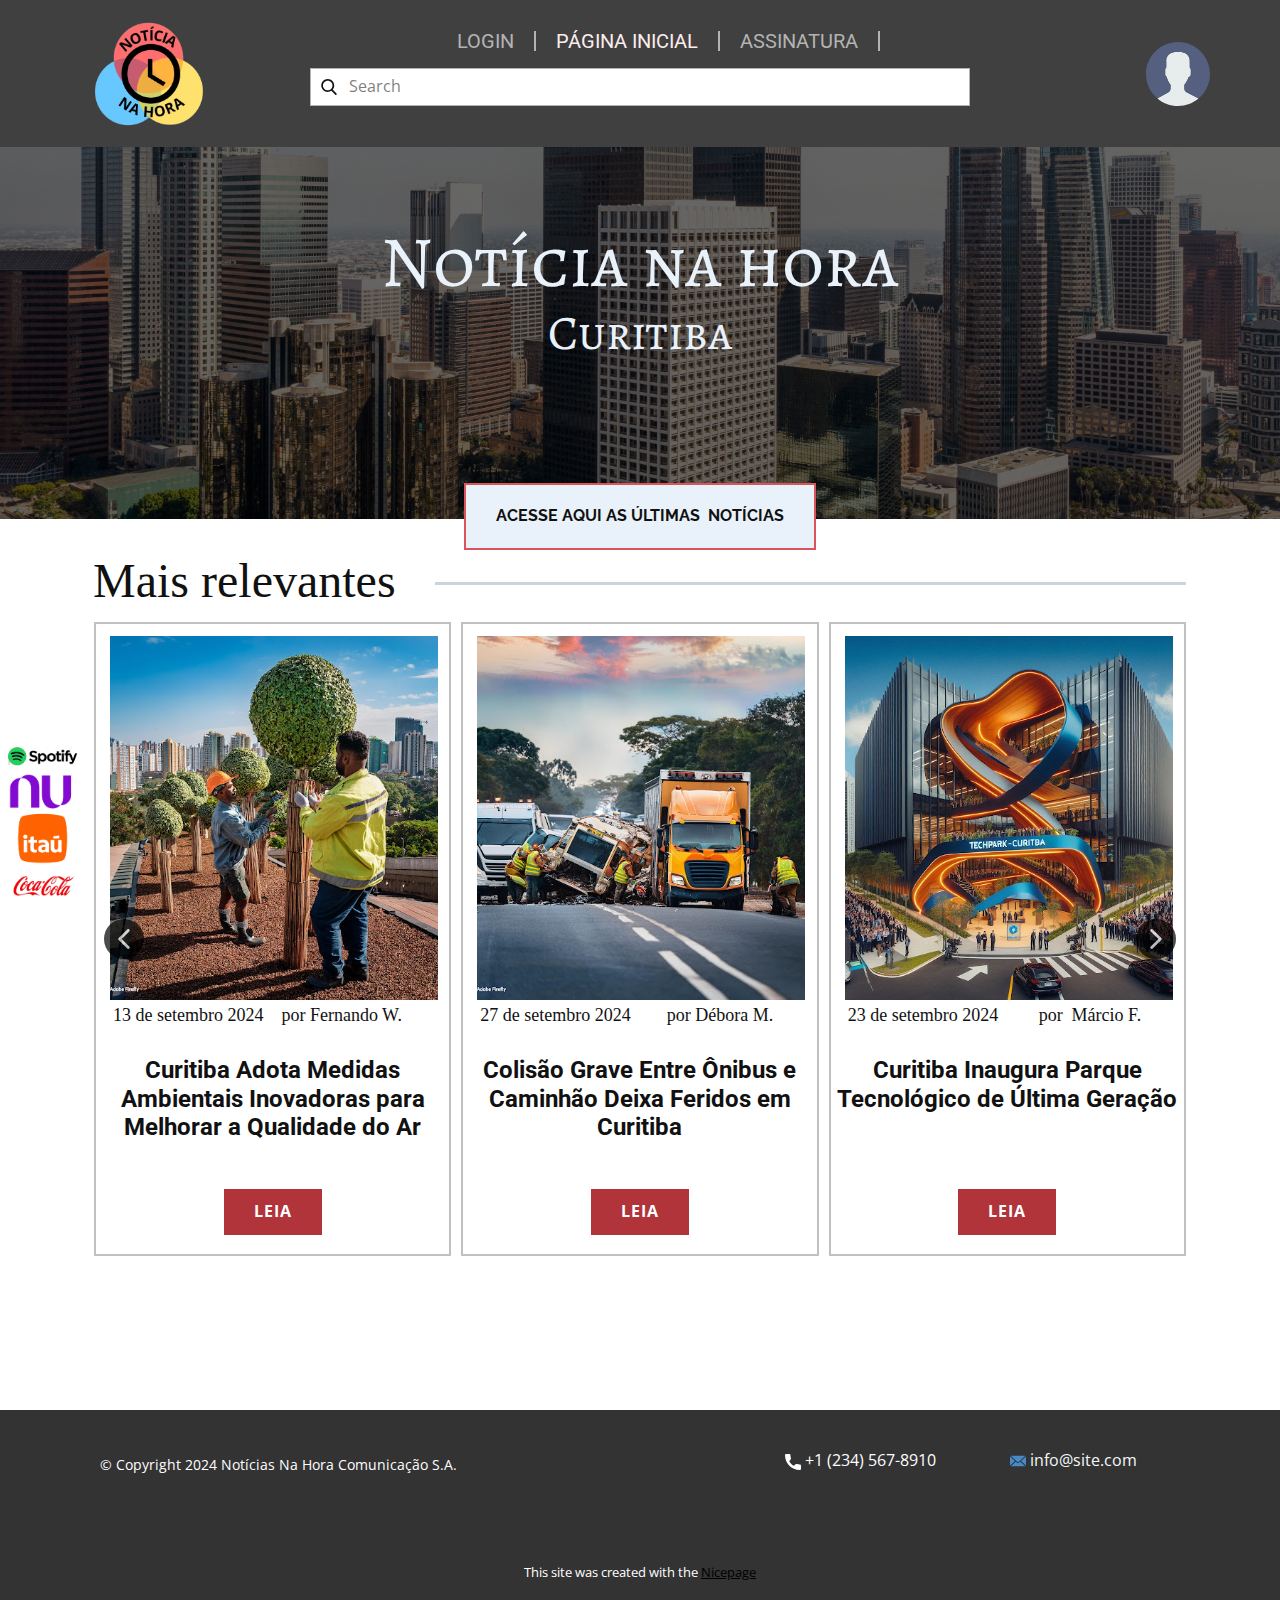
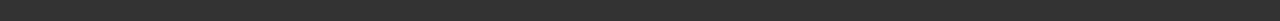
<file: index.html>
<!DOCTYPE html>
<html style="font-size: 16px;" lang="pt"><head>
    <meta name="viewport" content="width=device-width, initial-scale=1.0">
    <meta charset="utf-8">
    <meta name="keywords" content="Notícia na hora, Curitiba, Mais relevantes​">
    <meta name="description" content="">
    <title>Página Inicial</title>
    <link rel="stylesheet" href="nicepage.css" media="screen">
<link rel="stylesheet" href="index.css" media="screen">
    <script class="u-script" type="text/javascript" src="jquery-1.9.1.min.js" defer=""></script>
    <script class="u-script" type="text/javascript" src="nicepage.js" defer=""></script>
    <meta name="generator" content="Nicepage 6.18.1, nicepage.com">
    <link id="u-theme-google-font" rel="stylesheet" href="https://fonts.googleapis.com/css?family=Roboto:100,100i,300,300i,400,400i,500,500i,700,700i,900,900i|Open+Sans:300,300i,400,400i,500,500i,600,600i,700,700i,800,800i">
    <link id="u-page-google-font" rel="stylesheet" href="https://fonts.googleapis.com/css?family=Raleway:100,100i,200,200i,300,300i,400,400i,500,500i,600,600i,700,700i,800,800i,900,900i|Roboto:100,100i,300,300i,400,400i,500,500i,700,700i,900,900i|Alegreya+SC:400,400i,500,500i,700,700i,800,800i,900,900i">
    
    
    
    
    <script type="application/ld+json">{
		"@context": "http://schema.org",
		"@type": "Organization",
		"name": "",
		"url": "/",
		"logo": "images/LOGO_OTCIA_NA_HORA-removebg-preview.png"
}</script>
    <meta name="theme-color" content="#478ac9">
    <meta property="og:title" content="Página Inicial">
    <meta property="og:type" content="website">
    <link rel="canonical" href="/">
  <meta data-intl-tel-input-cdn-path="intlTelInput/"></head>
  <body data-home-page="https://website6346653.nicepage.io/Página-Inicial.html?version=26bfec21-925a-7bcd-898a-76dcf9324dac" data-home-page-title="Página Inicial" data-path-to-root="./" data-include-products="false" class="u-body u-xl-mode" data-lang="pt"><header class="u-border-2 u-border-grey-75 u-clearfix u-grey-75 u-header u-header" id="sec-a3ec"><div class="u-clearfix u-sheet u-sheet-1">
        <nav class="u-menu u-menu-one-level u-offcanvas u-menu-1" data-responsive-from="MD">
          <div class="menu-collapse u-custom-font u-font-roboto" style="font-size: 1.25rem; letter-spacing: 0px; text-transform: uppercase;">
            <a class="u-button-style u-custom-active-border-color u-custom-active-color u-custom-border u-custom-border-color u-custom-borders u-custom-color u-custom-hover-border-color u-custom-hover-color u-custom-left-right-menu-spacing u-custom-padding-bottom u-custom-text-active-color u-custom-text-color u-custom-text-decoration u-custom-text-hover-color u-custom-top-bottom-menu-spacing u-nav-link u-text-active-palette-1-base u-text-hover-palette-2-base" href="#">
              <svg class="u-svg-link" viewBox="0 0 24 24"><use xlink:href="#menu-hamburger"></use></svg>
              <svg class="u-svg-content" version="1.1" id="menu-hamburger" viewBox="0 0 16 16" x="0px" y="0px" xmlns:xlink="http://www.w3.org/1999/xlink" xmlns="http://www.w3.org/2000/svg"><g><rect y="1" width="16" height="2"></rect><rect y="7" width="16" height="2"></rect><rect y="13" width="16" height="2"></rect>
</g></svg>
            </a>
          </div>
          <div class="u-custom-menu u-nav-container">
            <ul class="u-custom-font u-font-roboto u-nav u-spacing-0 u-unstyled u-nav-1"><li class="u-nav-item"><a class="u-border-2 u-border-active-grey-30 u-border-grey-30 u-border-hover-grey-30 u-border-no-bottom u-border-no-left u-border-no-top u-button-style u-nav-link u-text-active-palette-2-light-3 u-text-hover-grey-40" href="Página-2.html" style="padding: 0px 20px;">Login</a>
</li><li class="u-nav-item"><a class="u-border-2 u-border-active-grey-30 u-border-grey-30 u-border-hover-grey-30 u-border-no-bottom u-border-no-left u-border-no-top u-button-style u-nav-link u-text-active-palette-2-light-3 u-text-hover-grey-40" href="./" style="padding: 0px 20px;">Página Inicial</a>
</li><li class="u-nav-item"><a class="u-border-2 u-border-active-grey-30 u-border-grey-30 u-border-hover-grey-30 u-border-no-bottom u-border-no-left u-border-no-top u-button-style u-nav-link u-text-active-palette-2-light-3 u-text-hover-grey-40" href="Página-1.html" style="padding: 0px 20px;">Assinatura</a>
</li></ul>
          </div>
          <div class="u-custom-menu u-nav-container-collapse">
            <div class="u-black u-container-style u-inner-container-layout u-opacity u-opacity-95 u-sidenav">
              <div class="u-inner-container-layout u-sidenav-overflow">
                <div class="u-menu-close"></div>
                <ul class="u-align-center u-nav u-popupmenu-items u-unstyled u-nav-2"><li class="u-nav-item"><a class="u-button-style u-nav-link" href="Página-2.html">Login</a>
</li><li class="u-nav-item"><a class="u-button-style u-nav-link" href="index.html">Página Inicial</a>
</li><li class="u-nav-item"><a class="u-button-style u-nav-link" href="Página-1.html">Assinatura</a>
</li></ul>
              </div>
            </div>
            <div class="u-black u-menu-overlay u-opacity u-opacity-70"></div>
          </div>
          <style class="menu-style">@media (max-width: 939px) {
                    [data-responsive-from="MD"] .u-nav-container {
                        display: none;
                    }
                    [data-responsive-from="MD"] .menu-collapse {
                        display: block;
                    }
                }</style>
        </nav>
        <a href="#" class="u-image u-logo u-image-1" data-image-width="666" data-image-height="375">
          <img src="images/LOGO_OTCIA_NA_HORA-removebg-preview.png" class="u-logo-image u-logo-image-1">
        </a>
        <form action="#" class="u-border-1 u-border-grey-30 u-search u-search-left u-white u-search-1" data-search-token="0d0dc795-cba6-4044-9a19-b113e625e278" data-href="search/search.html">
          <button class="u-search-button" type="submit">
            <span class="u-search-icon u-spacing-10">
              <svg class="u-svg-link" preserveAspectRatio="xMidYMin slice" viewBox="0 0 56.966 56.966"><use xlink:href="#svg-6f72"></use></svg>
              <svg xmlns="http://www.w3.org/2000/svg" xmlns:xlink="http://www.w3.org/1999/xlink" version="1.1" id="svg-6f72" x="0px" y="0px" viewBox="0 0 56.966 56.966" style="enable-background:new 0 0 56.966 56.966;" xml:space="preserve" class="u-svg-content"><path d="M55.146,51.887L41.588,37.786c3.486-4.144,5.396-9.358,5.396-14.786c0-12.682-10.318-23-23-23s-23,10.318-23,23  s10.318,23,23,23c4.761,0,9.298-1.436,13.177-4.162l13.661,14.208c0.571,0.593,1.339,0.92,2.162,0.92  c0.779,0,1.518-0.297,2.079-0.837C56.255,54.982,56.293,53.08,55.146,51.887z M23.984,6c9.374,0,17,7.626,17,17s-7.626,17-17,17  s-17-7.626-17-17S14.61,6,23.984,6z"></path></svg>
            </span>
          </button>
          <input class="u-search-input" type="search" name="search" value="" placeholder="Search">
        </form><span class="u-icon u-icon-1"><svg class="u-svg-link" preserveAspectRatio="xMidYMin slice" viewBox="0 0 53 53" style=""><use xlink:href="#svg-30a6"></use></svg><svg xmlns="http://www.w3.org/2000/svg" xmlns:xlink="http://www.w3.org/1999/xlink" version="1.1" xml:space="preserve" class="u-svg-content" viewBox="0 0 53 53" x="0px" y="0px" id="svg-30a6" style="enable-background:new 0 0 53 53;"><path style="fill:#E7ECED;" d="M18.613,41.552l-7.907,4.313c-0.464,0.253-0.881,0.564-1.269,0.903C14.047,50.655,19.998,53,26.5,53
	c6.454,0,12.367-2.31,16.964-6.144c-0.424-0.358-0.884-0.68-1.394-0.934l-8.467-4.233c-1.094-0.547-1.785-1.665-1.785-2.888v-3.322
	c0.238-0.271,0.51-0.619,0.801-1.03c1.154-1.63,2.027-3.423,2.632-5.304c1.086-0.335,1.886-1.338,1.886-2.53v-3.546
	c0-0.78-0.347-1.477-0.886-1.965v-5.126c0,0,1.053-7.977-9.75-7.977s-9.75,7.977-9.75,7.977v5.126
	c-0.54,0.488-0.886,1.185-0.886,1.965v3.546c0,0.934,0.491,1.756,1.226,2.231c0.886,3.857,3.206,6.633,3.206,6.633v3.24
	C20.296,39.899,19.65,40.986,18.613,41.552z"></path><g><path style="fill:#556080;" d="M26.953,0.004C12.32-0.246,0.254,11.414,0.004,26.047C-0.138,34.344,3.56,41.801,9.448,46.76
		c0.385-0.336,0.798-0.644,1.257-0.894l7.907-4.313c1.037-0.566,1.683-1.653,1.683-2.835v-3.24c0,0-2.321-2.776-3.206-6.633
		c-0.734-0.475-1.226-1.296-1.226-2.231v-3.546c0-0.78,0.347-1.477,0.886-1.965v-5.126c0,0-1.053-7.977,9.75-7.977
		s9.75,7.977,9.75,7.977v5.126c0.54,0.488,0.886,1.185,0.886,1.965v3.546c0,1.192-0.8,2.195-1.886,2.53
		c-0.605,1.881-1.478,3.674-2.632,5.304c-0.291,0.411-0.563,0.759-0.801,1.03V38.8c0,1.223,0.691,2.342,1.785,2.888l8.467,4.233
		c0.508,0.254,0.967,0.575,1.39,0.932c5.71-4.762,9.399-11.882,9.536-19.9C53.246,12.32,41.587,0.254,26.953,0.004z"></path>
</g></svg></span>
      </div></header>
    <section class="u-align-left u-clearfix u-image u-shading u-section-1" id="sec-9bd1" data-image-width="1920" data-image-height="1279">
      <div class="u-clearfix u-sheet u-sheet-1">
        <h1 class="u-align-center u-custom-font u-text u-text-palette-1-light-3 u-title u-text-1">Notícia na hora</h1>
        <h1 class="u-align-center u-custom-font u-text u-text-palette-1-light-3 u-title u-text-2">Curitiba</h1>
      </div>
    </section>
    <section class="u-align-center u-clearfix u-container-align-center u-section-2" id="sec-8133">
      <a href="#" class="u-active-palette-2-base u-align-left u-border-2 u-border-palette-2-base u-btn u-button-style u-custom-font u-font-raleway u-hover-palette-2-base u-palette-1-light-3 u-btn-1">Acesse aqui as últimas&nbsp; Notícias</a>
      <h2 class="u-custom-font u-font-georgia u-text u-text-default u-text-1">Mais relevantes </h2>
      <div class="u-border-3 u-border-palette-5-light-1 u-line u-line-horizontal u-line-1"></div>
      <img class="u-image u-image-contain u-image-default u-image-1" src="images/Designsemnome.png" alt="" data-image-width="1073" data-image-height="2000">
      <div class="custom-expanded u-layout-horizontal u-list u-list-1">
        <div class="u-repeater u-repeater-1">
          <div class="u-border-2 u-border-grey-25 u-container-style u-list-item u-repeater-item">
            <div class="u-container-layout u-similar-container u-container-layout-1">
              <img class="custom-expanded u-image u-image-default u-image-2" alt="" data-image-width="512" data-image-height="512" src="images/image-1.png">
              <h6 class="u-align-left u-custom-font u-font-georgia u-text u-text-2"> 13 de setembro 2024&nbsp; &nbsp; por Fernando W.</h6>
              <h4 class="u-align-center u-text u-text-3"><b>Curitiba Adota Medidas Ambientais Inovadoras para Melhorar a Qualidade do Ar</b>
              </h4>
              <a href="Página-3.html" class="u-border-none u-btn u-button-style u-custom-color-3 u-hover-black u-btn-2">leia </a>
            </div>
          </div>
          <div class="u-border-2 u-border-grey-25 u-container-style u-list-item u-repeater-item">
            <div class="u-container-layout u-similar-container u-container-layout-2">
              <img class="custom-expanded u-image u-image-default u-image-3" alt="" data-image-width="512" data-image-height="512" src="images/image-2.png">
              <h6 class="u-align-left u-custom-font u-font-georgia u-text u-text-4">27 de setembro 2024&nbsp; &nbsp; &nbsp; &nbsp; por Débora M.</h6>
              <h4 class="u-align-center u-text u-text-5"><b>Colisão Grave Entre Ônibus e Caminhão Deixa Feridos em Curitiba</b>
              </h4>
              <a href="Página-4.html" class="u-border-none u-btn u-button-style u-custom-color-3 u-hover-black u-btn-3">leia </a>
            </div>
          </div>
          <div class="u-border-2 u-border-grey-25 u-container-style u-list-item u-repeater-item">
            <div class="u-container-layout u-similar-container u-container-layout-3">
              <img class="custom-expanded u-image u-image-default u-image-4" alt="" data-image-width="512" data-image-height="512" src="images/image.png">
              <h6 class="u-align-left u-custom-font u-font-georgia u-text u-text-6">23 de setembro 2024&nbsp; &nbsp; &nbsp; &nbsp; &nbsp;por&nbsp; Márcio F.</h6>
              <h4 class="u-align-center u-text u-text-7"><b>Curitiba Inaugura Parque Tecnológico de Última Geração</b>
                <br>
                <br>
              </h4>
              <a href="Página-5.html" class="u-border-none u-btn u-button-style u-custom-color-3 u-hover-black u-btn-4">leia </a>
            </div>
          </div>
          <div class="u-border-2 u-border-grey-25 u-container-style u-list-item u-repeater-item">
            <div class="u-container-layout u-similar-container u-container-layout-4">
              <img class="custom-expanded u-image u-image-default u-image-5" alt="" data-image-width="512" data-image-height="512" src="images/image-1.png">
              <h6 class="u-align-left u-custom-font u-font-georgia u-text u-text-8">13 de setembro 2024&nbsp; &nbsp; por Fernando W.</h6>
              <h4 class="u-align-center u-text u-text-9"><b>Curitiba Adota Medidas Ambientais Inovadoras para Melhorar a Qualidade do Ar</b>
              </h4>
              <a href="Página-3.html" class="u-border-none u-btn u-button-style u-custom-color-3 u-hover-black u-btn-5">LEIA </a>
            </div>
          </div>
        </div>
        <a class="u-absolute-vcenter u-black u-gallery-nav u-gallery-nav-prev u-hover-palette-1-light-3 u-icon-circle u-opacity u-opacity-70 u-spacing-10 u-gallery-nav-1" href="#" role="button">
          <span aria-hidden="true">
            <svg viewBox="0 0 451.847 451.847"><path d="M97.141,225.92c0-8.095,3.091-16.192,9.259-22.366L300.689,9.27c12.359-12.359,32.397-12.359,44.751,0
c12.354,12.354,12.354,32.388,0,44.748L173.525,225.92l171.903,171.909c12.354,12.354,12.354,32.391,0,44.744
c-12.354,12.365-32.386,12.365-44.745,0l-194.29-194.281C100.226,242.115,97.141,234.018,97.141,225.92z"></path></svg>
          </span>
          <span class="sr-only">
            <svg viewBox="0 0 451.847 451.847"><path d="M97.141,225.92c0-8.095,3.091-16.192,9.259-22.366L300.689,9.27c12.359-12.359,32.397-12.359,44.751,0
c12.354,12.354,12.354,32.388,0,44.748L173.525,225.92l171.903,171.909c12.354,12.354,12.354,32.391,0,44.744
c-12.354,12.365-32.386,12.365-44.745,0l-194.29-194.281C100.226,242.115,97.141,234.018,97.141,225.92z"></path></svg>
          </span>
        </a>
        <a class="u-absolute-vcenter u-black u-gallery-nav u-gallery-nav-next u-hover-palette-1-light-3 u-icon-circle u-opacity u-opacity-70 u-spacing-10 u-gallery-nav-2" href="#" role="button">
          <span aria-hidden="true">
            <svg viewBox="0 0 451.846 451.847"><path d="M345.441,248.292L151.154,442.573c-12.359,12.365-32.397,12.365-44.75,0c-12.354-12.354-12.354-32.391,0-44.744
L278.318,225.92L106.409,54.017c-12.354-12.359-12.354-32.394,0-44.748c12.354-12.359,32.391-12.359,44.75,0l194.287,194.284
c6.177,6.18,9.262,14.271,9.262,22.366C354.708,234.018,351.617,242.115,345.441,248.292z"></path></svg>
          </span>
          <span class="sr-only">
            <svg viewBox="0 0 451.846 451.847"><path d="M345.441,248.292L151.154,442.573c-12.359,12.365-32.397,12.365-44.75,0c-12.354-12.354-12.354-32.391,0-44.744
L278.318,225.92L106.409,54.017c-12.354-12.359-12.354-32.394,0-44.748c12.354-12.359,32.391-12.359,44.75,0l194.287,194.284
c6.177,6.18,9.262,14.271,9.262,22.366C354.708,234.018,351.617,242.115,345.441,248.292z"></path></svg>
          </span>
        </a>
      </div>
    </section>
    
    
    
    <footer class="u-align-center u-clearfix u-container-align-center u-footer u-grey-80 u-footer" id="sec-a201"><div class="u-clearfix u-sheet u-sheet-1">
        <a href="mailto:info@site.com" class="u-active-none u-btn u-btn-rectangle u-button-style u-hover-none u-none u-text-palette-5-light-3 u-btn-1"><span class="u-icon u-icon-1"><svg class="u-svg-content" viewBox="0 0 24 16" x="0px" y="0px" style="width: 1em; height: 1em;"><path fill="currentColor" d="M23.8,1.1l-7.3,6.8l7.3,6.8c0.1-0.2,0.2-0.6,0.2-0.9V2C24,1.7,23.9,1.4,23.8,1.1z M21.8,0H2.2
	c-0.4,0-0.7,0.1-1,0.2L10.6,9c0.8,0.8,2.2,0.8,3,0l9.2-8.7C22.6,0.1,22.2,0,21.8,0z M0.2,1.1C0.1,1.4,0,1.7,0,2V14
	c0,0.3,0.1,0.6,0.2,0.9l7.3-6.8L0.2,1.1z M15.5,9l-1.1,1c-1.3,1.2-3.6,1.2-4.9,0l-1-1l-7.3,6.8c0.2,0.1,0.6,0.2,1,0.2H22
	c0.4,0,0.6-0.1,1-0.2L15.5,9z"></path></svg></span>&nbsp;info@site.com
        </a>
        <a href="#" class="u-active-none u-btn u-btn-rectangle u-button-style u-hover-none u-none u-btn-2"><span class="u-icon"><svg class="u-svg-content" viewBox="0 0 405.333 405.333" x="0px" y="0px" style="width: 1em; height: 1em;"><path d="M373.333,266.88c-25.003,0-49.493-3.904-72.704-11.563c-11.328-3.904-24.192-0.896-31.637,6.699l-46.016,34.752    c-52.8-28.181-86.592-61.952-114.389-114.368l33.813-44.928c8.512-8.512,11.563-20.971,7.915-32.64    C142.592,81.472,138.667,56.96,138.667,32c0-17.643-14.357-32-32-32H32C14.357,0,0,14.357,0,32    c0,205.845,167.488,373.333,373.333,373.333c17.643,0,32-14.357,32-32V298.88C405.333,281.237,390.976,266.88,373.333,266.88z"></path></svg></span>&nbsp;+1 (234) 567-8910
        </a>
        <p class="u-small-text u-text u-text-variant u-text-1"> © Copyright 2024 Notícias Na Hora Comunicação S.A.</p>
      </div></footer>
    <section class="u-backlink u-clearfix u-grey-80">
      <p class="u-text">
        <span>This site was created with the </span>
        <a class="u-link" href="https://nicepage.com/" target="_blank" rel="nofollow">
          <span>Nicepage</span>
        </a>
      </p>
    </section>
  
</body></html>
</file>
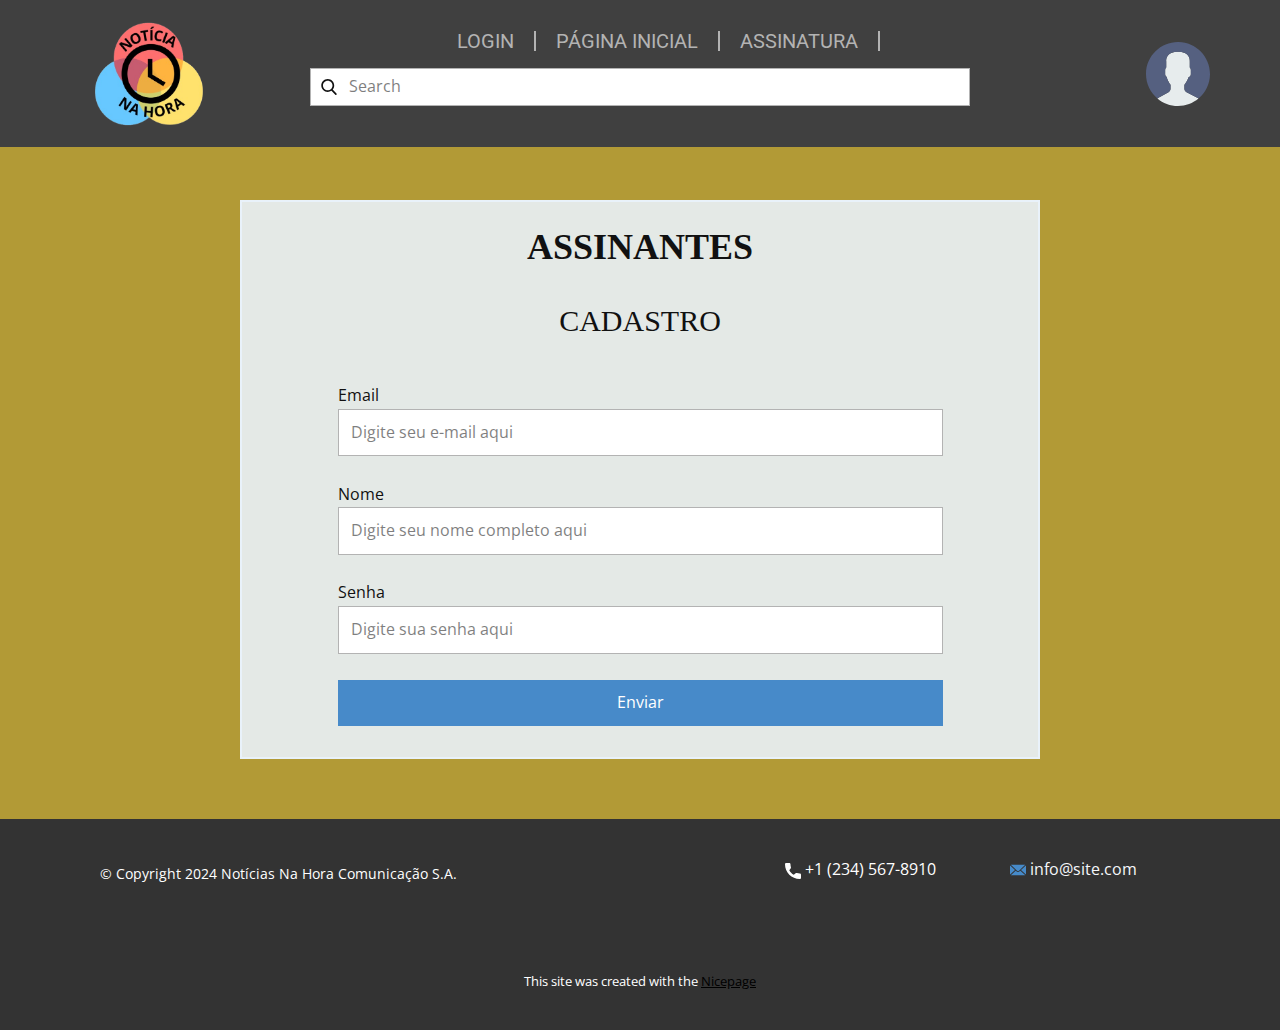
<file: cadastro.html>
<!DOCTYPE html>
<html style="font-size: 16px;" lang="pt"><head>
    <meta name="viewport" content="width=device-width, initial-scale=1.0">
    <meta charset="utf-8">
    <meta name="keywords" content="">
    <meta name="description" content="">
    <title>Página 2</title>
    <link rel="stylesheet" href="nicepage.css" media="screen">
<link rel="stylesheet" href="Página-2.css" media="screen">
    <script class="u-script" type="text/javascript" src="jquery-1.9.1.min.js" defer=""></script>
    <script class="u-script" type="text/javascript" src="nicepage.js" defer=""></script>
    <meta name="generator" content="Nicepage 6.18.1, nicepage.com">
    <meta name="referrer" content="origin">
    <link id="u-theme-google-font" rel="stylesheet" href="https://fonts.googleapis.com/css?family=Roboto:100,100i,300,300i,400,400i,500,500i,700,700i,900,900i|Open+Sans:300,300i,400,400i,500,500i,600,600i,700,700i,800,800i">
    <link id="u-page-google-font" rel="stylesheet" href="https://fonts.googleapis.com/css?family=Roboto:100,100i,300,300i,400,400i,500,500i,700,700i,900,900i|IM+FELL+Great+Primer:400,400i">
    
    
    
    <script type="application/ld+json">{
		"@context": "http://schema.org",
		"@type": "Organization",
		"name": "",
		"logo": "images/LOGO_OTCIA_NA_HORA-removebg-preview.png"
}</script>
    <meta name="theme-color" content="#478ac9">
    <meta property="og:title" content="Página 2">
    <meta property="og:type" content="website">
  <meta data-intl-tel-input-cdn-path="intlTelInput/"></head>
  <body data-path-to-root="./" data-include-products="false" class="u-body u-xl-mode" data-lang="pt"><header class="u-border-2 u-border-grey-75 u-clearfix u-grey-75 u-header u-header" id="sec-a3ec"><div class="u-clearfix u-sheet u-sheet-1">
        <nav class="u-menu u-menu-one-level u-offcanvas u-menu-1" data-responsive-from="MD">
          <div class="menu-collapse u-custom-font u-font-roboto" style="font-size: 1.25rem; letter-spacing: 0px; text-transform: uppercase;">
            <a class="u-button-style u-custom-active-border-color u-custom-active-color u-custom-border u-custom-border-color u-custom-borders u-custom-color u-custom-hover-border-color u-custom-hover-color u-custom-left-right-menu-spacing u-custom-padding-bottom u-custom-text-active-color u-custom-text-color u-custom-text-decoration u-custom-text-hover-color u-custom-top-bottom-menu-spacing u-nav-link u-text-active-palette-1-base u-text-hover-palette-2-base" href="#">
              <svg class="u-svg-link" viewBox="0 0 24 24"><use xlink:href="#menu-hamburger"></use></svg>
              <svg class="u-svg-content" version="1.1" id="menu-hamburger" viewBox="0 0 16 16" x="0px" y="0px" xmlns:xlink="http://www.w3.org/1999/xlink" xmlns="http://www.w3.org/2000/svg"><g><rect y="1" width="16" height="2"></rect><rect y="7" width="16" height="2"></rect><rect y="13" width="16" height="2"></rect>
</g></svg>
            </a>
          </div>
          <div class="u-custom-menu u-nav-container">
            <ul class="u-custom-font u-font-roboto u-nav u-spacing-0 u-unstyled u-nav-1"><li class="u-nav-item"><a class="u-border-2 u-border-active-grey-30 u-border-grey-30 u-border-hover-grey-30 u-border-no-bottom u-border-no-left u-border-no-top u-button-style u-nav-link u-text-active-palette-2-light-3 u-text-hover-grey-40" href="Página-2.html" style="padding: 0px 20px;">Login</a>
</li><li class="u-nav-item"><a class="u-border-2 u-border-active-grey-30 u-border-grey-30 u-border-hover-grey-30 u-border-no-bottom u-border-no-left u-border-no-top u-button-style u-nav-link u-text-active-palette-2-light-3 u-text-hover-grey-40" href="./" style="padding: 0px 20px;">Página Inicial</a>
</li><li class="u-nav-item"><a class="u-border-2 u-border-active-grey-30 u-border-grey-30 u-border-hover-grey-30 u-border-no-bottom u-border-no-left u-border-no-top u-button-style u-nav-link u-text-active-palette-2-light-3 u-text-hover-grey-40" href="Página-1.html" style="padding: 0px 20px;">Assinatura</a>
</li></ul>
          </div>
          <div class="u-custom-menu u-nav-container-collapse">
            <div class="u-black u-container-style u-inner-container-layout u-opacity u-opacity-95 u-sidenav">
              <div class="u-inner-container-layout u-sidenav-overflow">
                <div class="u-menu-close"></div>
                <ul class="u-align-center u-nav u-popupmenu-items u-unstyled u-nav-2"><li class="u-nav-item"><a class="u-button-style u-nav-link" href="Página-2.html">Login</a>
</li><li class="u-nav-item"><a class="u-button-style u-nav-link" href="./">Página Inicial</a>
</li><li class="u-nav-item"><a class="u-button-style u-nav-link" href="Página-1.html">Assinatura</a>
</li></ul>
              </div>
            </div>
            <div class="u-black u-menu-overlay u-opacity u-opacity-70"></div>
          </div>
          <style class="menu-style">@media (max-width: 939px) {
                    [data-responsive-from="MD"] .u-nav-container {
                        display: none;
                    }
                    [data-responsive-from="MD"] .menu-collapse {
                        display: block;
                    }
                }</style>
        </nav>
        <a href="#" class="u-image u-logo u-image-1" data-image-width="666" data-image-height="375">
          <img src="images/LOGO_OTCIA_NA_HORA-removebg-preview.png" class="u-logo-image u-logo-image-1">
        </a>
        <form action="#" class="u-border-1 u-border-grey-30 u-search u-search-left u-white u-search-1" data-search-token="0d0dc795-cba6-4044-9a19-b113e625e278" data-href="search/search.html">
          <button class="u-search-button" type="submit">
            <span class="u-search-icon u-spacing-10">
              <svg class="u-svg-link" preserveAspectRatio="xMidYMin slice" viewBox="0 0 56.966 56.966"><use xlink:href="#svg-6f72"></use></svg>
              <svg xmlns="http://www.w3.org/2000/svg" xmlns:xlink="http://www.w3.org/1999/xlink" version="1.1" id="svg-6f72" x="0px" y="0px" viewBox="0 0 56.966 56.966" style="enable-background:new 0 0 56.966 56.966;" xml:space="preserve" class="u-svg-content"><path d="M55.146,51.887L41.588,37.786c3.486-4.144,5.396-9.358,5.396-14.786c0-12.682-10.318-23-23-23s-23,10.318-23,23  s10.318,23,23,23c4.761,0,9.298-1.436,13.177-4.162l13.661,14.208c0.571,0.593,1.339,0.92,2.162,0.92  c0.779,0,1.518-0.297,2.079-0.837C56.255,54.982,56.293,53.08,55.146,51.887z M23.984,6c9.374,0,17,7.626,17,17s-7.626,17-17,17  s-17-7.626-17-17S14.61,6,23.984,6z"></path></svg>
            </span>
          </button>
          <input class="u-search-input" type="search" name="search" value="" placeholder="Search">
        </form><span class="u-icon u-icon-1"><svg class="u-svg-link" preserveAspectRatio="xMidYMin slice" viewBox="0 0 53 53" style=""><use xlink:href="#svg-30a6"></use></svg><svg xmlns="http://www.w3.org/2000/svg" xmlns:xlink="http://www.w3.org/1999/xlink" version="1.1" xml:space="preserve" class="u-svg-content" viewBox="0 0 53 53" x="0px" y="0px" id="svg-30a6" style="enable-background:new 0 0 53 53;"><path style="fill:#E7ECED;" d="M18.613,41.552l-7.907,4.313c-0.464,0.253-0.881,0.564-1.269,0.903C14.047,50.655,19.998,53,26.5,53
	c6.454,0,12.367-2.31,16.964-6.144c-0.424-0.358-0.884-0.68-1.394-0.934l-8.467-4.233c-1.094-0.547-1.785-1.665-1.785-2.888v-3.322
	c0.238-0.271,0.51-0.619,0.801-1.03c1.154-1.63,2.027-3.423,2.632-5.304c1.086-0.335,1.886-1.338,1.886-2.53v-3.546
	c0-0.78-0.347-1.477-0.886-1.965v-5.126c0,0,1.053-7.977-9.75-7.977s-9.75,7.977-9.75,7.977v5.126
	c-0.54,0.488-0.886,1.185-0.886,1.965v3.546c0,0.934,0.491,1.756,1.226,2.231c0.886,3.857,3.206,6.633,3.206,6.633v3.24
	C20.296,39.899,19.65,40.986,18.613,41.552z"></path><g><path style="fill:#556080;" d="M26.953,0.004C12.32-0.246,0.254,11.414,0.004,26.047C-0.138,34.344,3.56,41.801,9.448,46.76
		c0.385-0.336,0.798-0.644,1.257-0.894l7.907-4.313c1.037-0.566,1.683-1.653,1.683-2.835v-3.24c0,0-2.321-2.776-3.206-6.633
		c-0.734-0.475-1.226-1.296-1.226-2.231v-3.546c0-0.78,0.347-1.477,0.886-1.965v-5.126c0,0-1.053-7.977,9.75-7.977
		s9.75,7.977,9.75,7.977v5.126c0.54,0.488,0.886,1.185,0.886,1.965v3.546c0,1.192-0.8,2.195-1.886,2.53
		c-0.605,1.881-1.478,3.674-2.632,5.304c-0.291,0.411-0.563,0.759-0.801,1.03V38.8c0,1.223,0.691,2.342,1.785,2.888l8.467,4.233
		c0.508,0.254,0.967,0.575,1.39,0.932c5.71-4.762,9.399-11.882,9.536-19.9C53.246,12.32,41.587,0.254,26.953,0.004z"></path>
</g></svg></span>
      </div></header>
    <section class="u-clearfix u-container-align-center u-palette-3-dark-1 u-section-1" src="" id="sec-4ddd">
      <div class="u-clearfix u-sheet u-sheet-1">
        <div class="u-align-center u-border-2 u-border-palette-1-light-3 u-container-align-center u-container-style u-group u-opacity u-opacity-90 u-palette-1-light-3 u-group-1">
          <div class="u-container-layout u-container-layout-1">
            <h3 class="u-align-center u-custom-font u-text u-text-1">ASSINANTES <span style="font-weight: 700;"></span>
            </h3>
            <p class="u-align-center u-custom-font u-text u-text-2">CADASTRO</p>
            <div class="u-form u-form-1">
              <form method="POST" action="processa.php" style="padding: 10px;">
                  <div class="u-form-email u-form-group"> 
                    <label  class="u-label">Email</label>
                    <input type="email" placeholder="Digite seu e-mail aqui" id="email-74d5" name="email" class="u-input u-input-rectangle" required="">
                  </div><br>
                  <div class="u-form-email u-form-group">
                    <label  class="u-label">Nome</label>
                    <input type="text" placeholder="Digite seu nome completo aqui" id="name-74d5" name="nome" class="u-input u-input-rectangle" required="">
                  </div><br>
                  <div class="u-form-group u-form-name">
                    <label  class="u-label">Senha</label>
                    <input type="password" placeholder="Digite sua senha aqui" id="senha-74d5" name="senha" class="u-input u-input-rectangle" required="">
                  </div>
                  <br>
                  <div class="u-align-left u-form-group u-form-submit">
                    <input type="submit" value="Enviar" class="u-border-2 u-border-hover-palette-1-base u-btn u-btn-submit u-button-style u-hover-grey-5 u-palette-1-base u-btn-1">
                  </div>
          
               
              </form>
            </div>
          </div>
        </div>
      </div>
    </section>
    
    
    
    <footer class="u-align-center u-clearfix u-container-align-center u-footer u-grey-80 u-footer" id="sec-a201"><div class="u-clearfix u-sheet u-sheet-1">
        <a href="mailto:info@site.com" class="u-active-none u-btn u-btn-rectangle u-button-style u-hover-none u-none u-text-palette-5-light-3 u-btn-1"><span class="u-icon u-icon-1"><svg class="u-svg-content" viewBox="0 0 24 16" x="0px" y="0px" style="width: 1em; height: 1em;"><path fill="currentColor" d="M23.8,1.1l-7.3,6.8l7.3,6.8c0.1-0.2,0.2-0.6,0.2-0.9V2C24,1.7,23.9,1.4,23.8,1.1z M21.8,0H2.2
	c-0.4,0-0.7,0.1-1,0.2L10.6,9c0.8,0.8,2.2,0.8,3,0l9.2-8.7C22.6,0.1,22.2,0,21.8,0z M0.2,1.1C0.1,1.4,0,1.7,0,2V14
	c0,0.3,0.1,0.6,0.2,0.9l7.3-6.8L0.2,1.1z M15.5,9l-1.1,1c-1.3,1.2-3.6,1.2-4.9,0l-1-1l-7.3,6.8c0.2,0.1,0.6,0.2,1,0.2H22
	c0.4,0,0.6-0.1,1-0.2L15.5,9z"></path></svg></span>&nbsp;info@site.com
        </a>
        <a href="#" class="u-active-none u-btn u-btn-rectangle u-button-style u-hover-none u-none u-btn-2"><span class="u-icon"><svg class="u-svg-content" viewBox="0 0 405.333 405.333" x="0px" y="0px" style="width: 1em; height: 1em;"><path d="M373.333,266.88c-25.003,0-49.493-3.904-72.704-11.563c-11.328-3.904-24.192-0.896-31.637,6.699l-46.016,34.752    c-52.8-28.181-86.592-61.952-114.389-114.368l33.813-44.928c8.512-8.512,11.563-20.971,7.915-32.64    C142.592,81.472,138.667,56.96,138.667,32c0-17.643-14.357-32-32-32H32C14.357,0,0,14.357,0,32    c0,205.845,167.488,373.333,373.333,373.333c17.643,0,32-14.357,32-32V298.88C405.333,281.237,390.976,266.88,373.333,266.88z"></path></svg></span>&nbsp;+1 (234) 567-8910
        </a>
        <p class="u-small-text u-text u-text-variant u-text-1"> © Copyright 2024 Notícias Na Hora Comunicação S.A.</p>
      </div></footer>
    <section class="u-backlink u-clearfix u-grey-80">
      <p class="u-text">
        <span>This site was created with the </span>
        <a class="u-link" href="https://nicepage.com/" target="_blank" rel="nofollow">
          <span>Nicepage</span>
        </a>
      </p>
    </section>
  
</body></html>
</file>
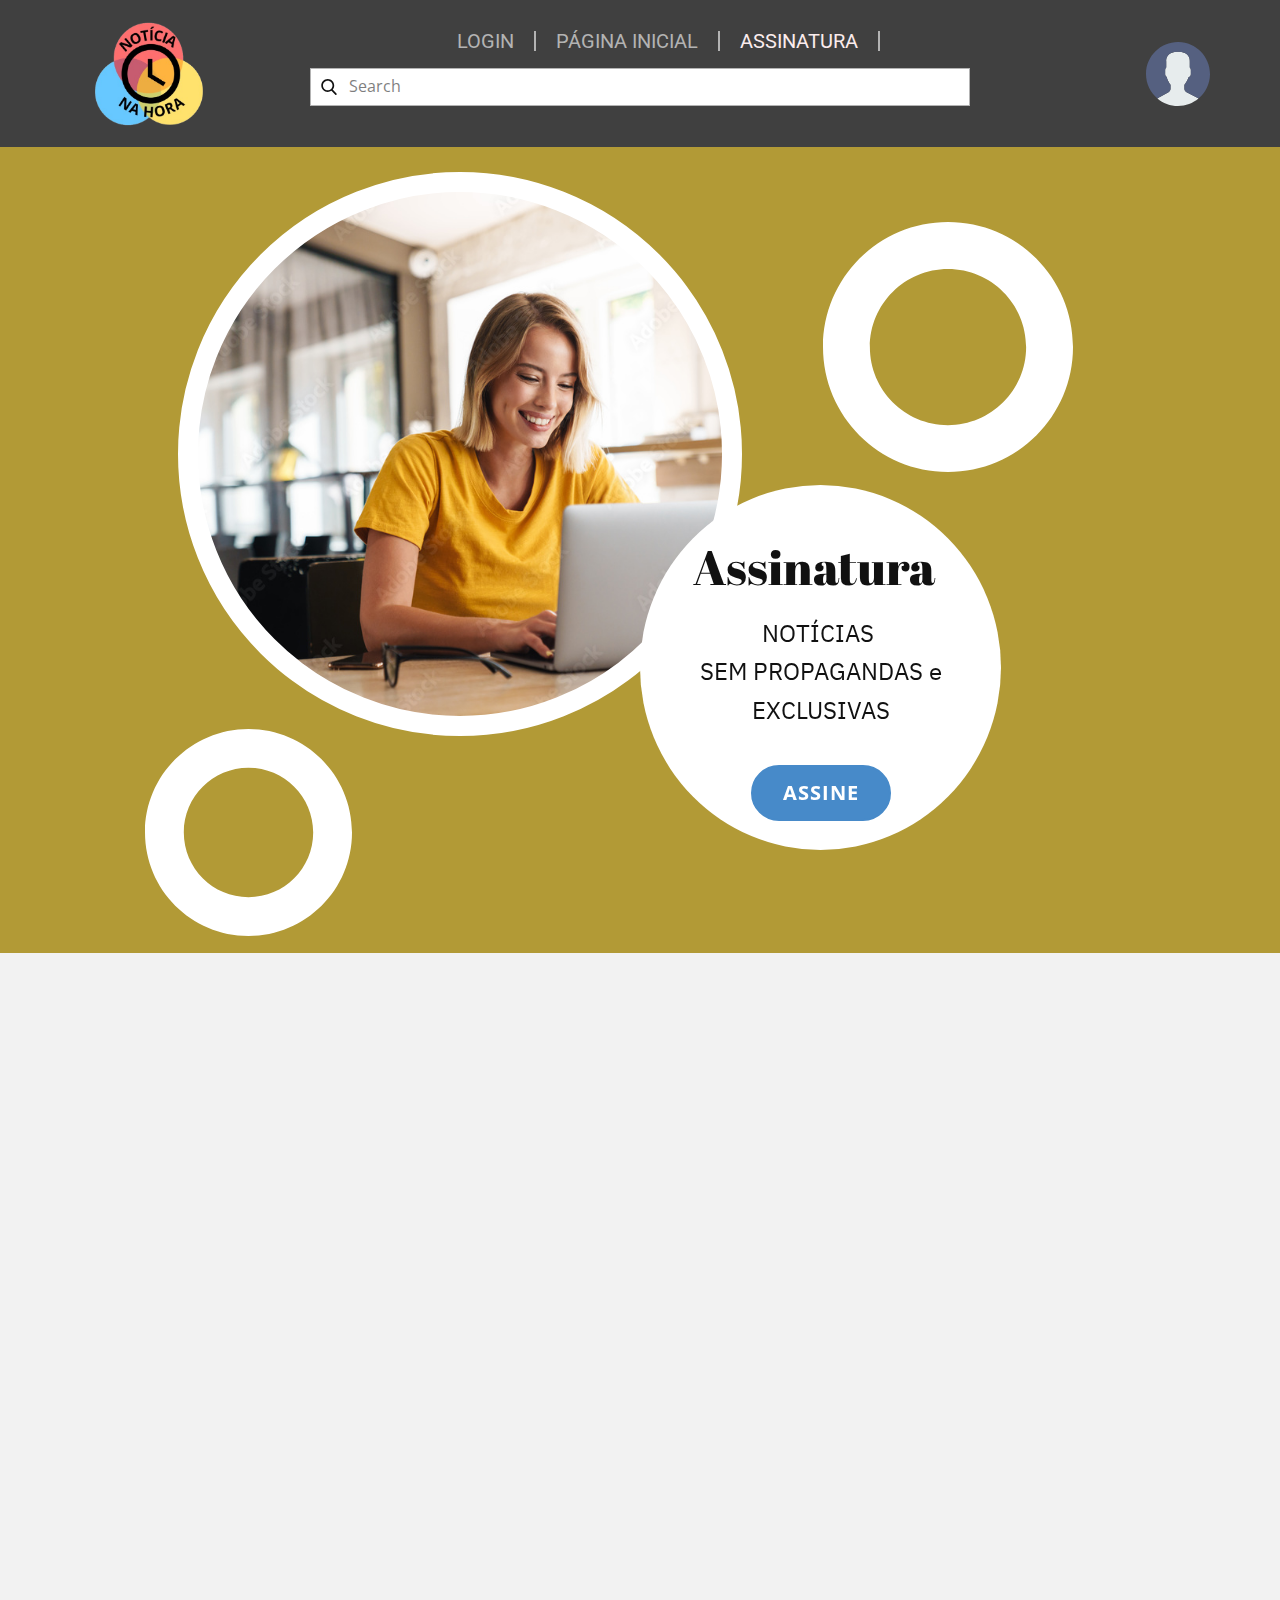
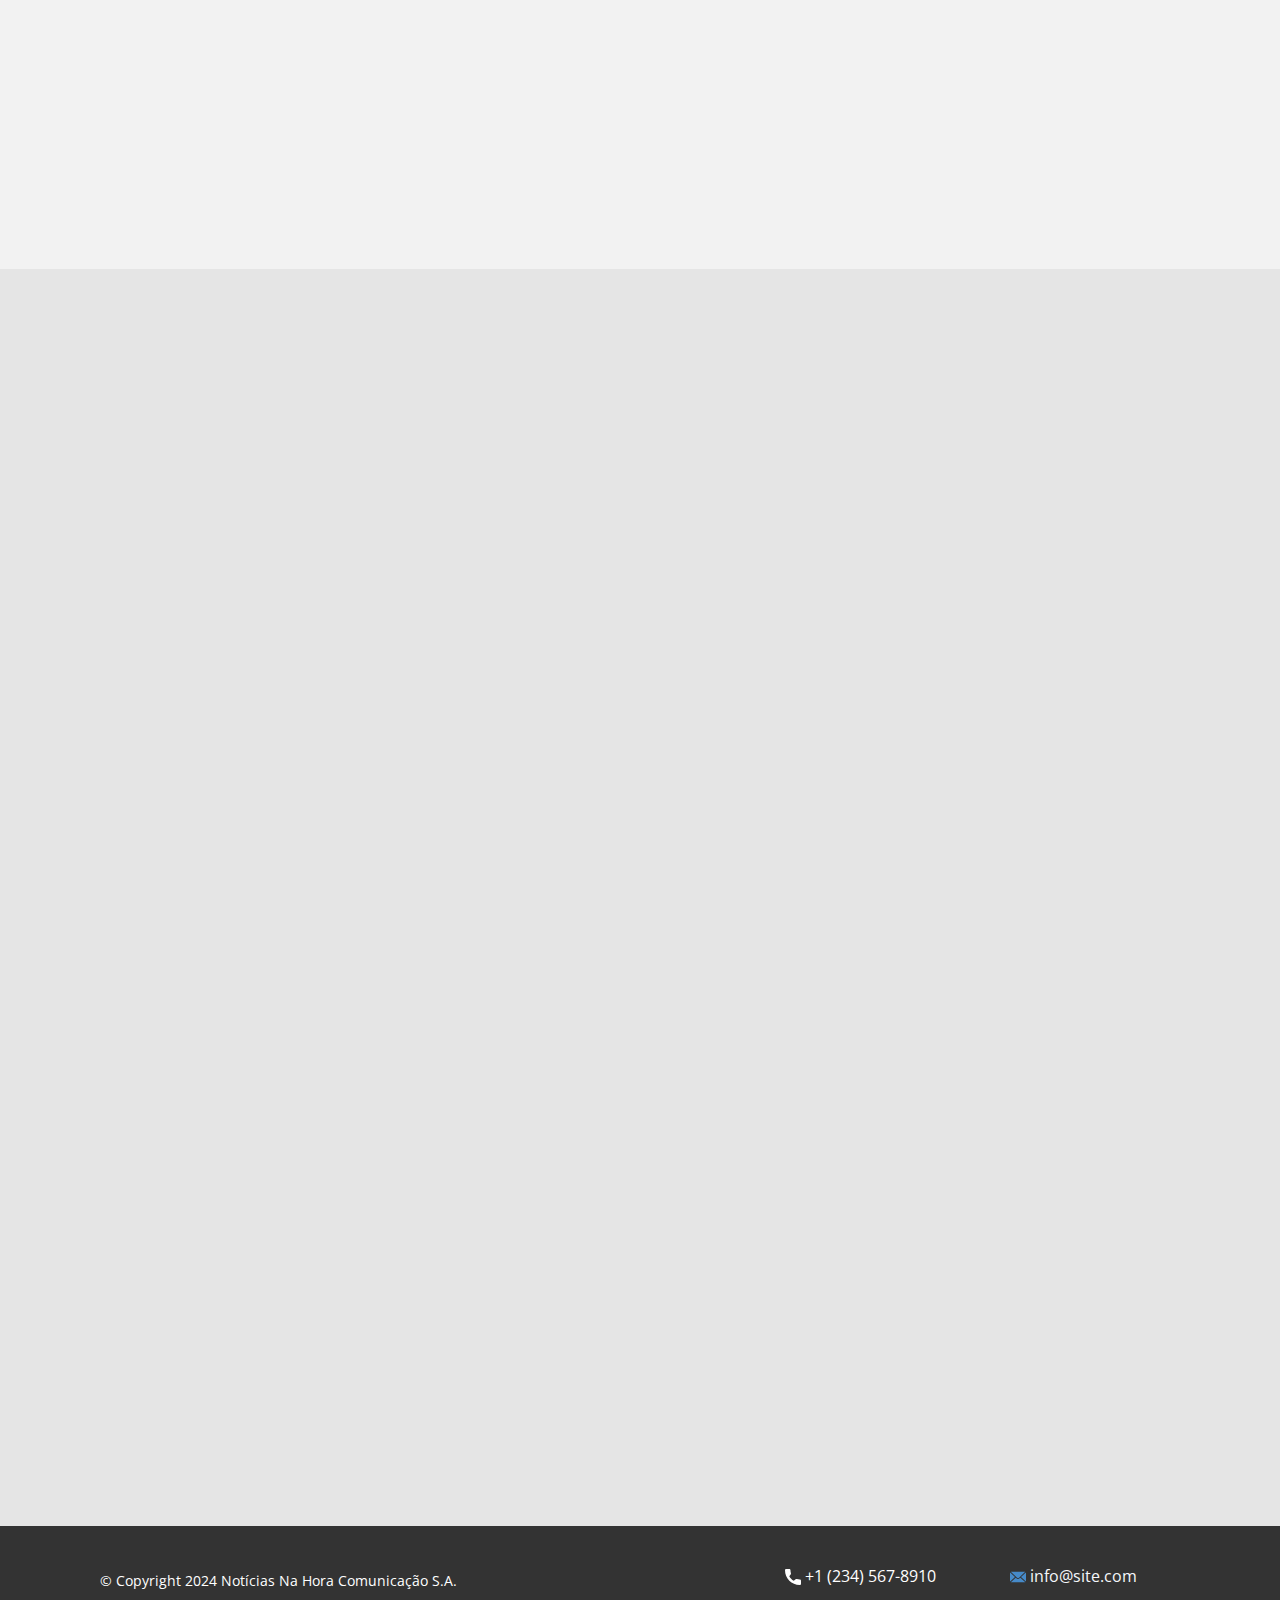
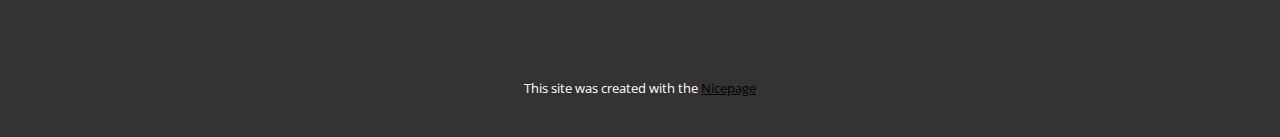
<file: Página-1.html>
<!DOCTYPE html>
<html style="font-size: 16px;" lang="pt"><head>
    <meta name="viewport" content="width=device-width, initial-scale=1.0">
    <meta charset="utf-8">
    <meta name="keywords" content="Preços do Clube, 1.5 Serviços de treinamento e coaching, $1.99, $24.99, $39.95, $199, Contate-nos">
    <meta name="description" content="">
    <title>Página 1</title>
    <link rel="stylesheet" href="nicepage.css" media="screen">
<link rel="stylesheet" href="Página-1.css" media="screen">
    <script class="u-script" type="text/javascript" src="jquery-1.9.1.min.js" defer=""></script>
    <script class="u-script" type="text/javascript" src="nicepage.js" defer=""></script>
    <meta name="generator" content="Nicepage 6.18.1, nicepage.com">
    <meta name="referrer" content="origin">
    <link id="u-theme-google-font" rel="stylesheet" href="https://fonts.googleapis.com/css?family=Roboto:100,100i,300,300i,400,400i,500,500i,700,700i,900,900i|Open+Sans:300,300i,400,400i,500,500i,600,600i,700,700i,800,800i">
    <link id="u-page-google-font" rel="stylesheet" href="https://fonts.googleapis.com/css?family=Montserrat:100,100i,200,200i,300,300i,400,400i,500,500i,600,600i,700,700i,800,800i,900,900i|Roboto:100,100i,300,300i,400,400i,500,500i,700,700i,900,900i|Abril+Fatface:400|IBM+Plex+Sans+Hebrew:100,200,300,400,500,600,700">
    
    
    
    
    
    <script type="application/ld+json">{
		"@context": "http://schema.org",
		"@type": "Organization",
		"name": "",
		"logo": "images/LOGO_OTCIA_NA_HORA-removebg-preview.png"
}</script>
    <meta name="theme-color" content="#478ac9">
    <meta property="og:title" content="Página 1">
    <meta property="og:type" content="website">
  <meta data-intl-tel-input-cdn-path="intlTelInput/"></head>
  <body data-path-to-root="./" data-include-products="false" class="u-body u-xl-mode" data-lang="pt"><header class="u-border-2 u-border-grey-75 u-clearfix u-grey-75 u-header u-header" id="sec-a3ec"><div class="u-clearfix u-sheet u-sheet-1">
        <nav class="u-menu u-menu-one-level u-offcanvas u-menu-1" data-responsive-from="MD">
          <div class="menu-collapse u-custom-font u-font-roboto" style="font-size: 1.25rem; letter-spacing: 0px; text-transform: uppercase;">
            <a class="u-button-style u-custom-active-border-color u-custom-active-color u-custom-border u-custom-border-color u-custom-borders u-custom-color u-custom-hover-border-color u-custom-hover-color u-custom-left-right-menu-spacing u-custom-padding-bottom u-custom-text-active-color u-custom-text-color u-custom-text-decoration u-custom-text-hover-color u-custom-top-bottom-menu-spacing u-nav-link u-text-active-palette-1-base u-text-hover-palette-2-base" href="#">
              <svg class="u-svg-link" viewBox="0 0 24 24"><use xlink:href="#menu-hamburger"></use></svg>
              <svg class="u-svg-content" version="1.1" id="menu-hamburger" viewBox="0 0 16 16" x="0px" y="0px" xmlns:xlink="http://www.w3.org/1999/xlink" xmlns="http://www.w3.org/2000/svg"><g><rect y="1" width="16" height="2"></rect><rect y="7" width="16" height="2"></rect><rect y="13" width="16" height="2"></rect>
</g></svg>
            </a>
          </div>
          <div class="u-custom-menu u-nav-container">
            <ul class="u-custom-font u-font-roboto u-nav u-spacing-0 u-unstyled u-nav-1"><li class="u-nav-item"><a class="u-border-2 u-border-active-grey-30 u-border-grey-30 u-border-hover-grey-30 u-border-no-bottom u-border-no-left u-border-no-top u-button-style u-nav-link u-text-active-palette-2-light-3 u-text-hover-grey-40" href="Página-2.html" style="padding: 0px 20px;">Login</a>
</li><li class="u-nav-item"><a class="u-border-2 u-border-active-grey-30 u-border-grey-30 u-border-hover-grey-30 u-border-no-bottom u-border-no-left u-border-no-top u-button-style u-nav-link u-text-active-palette-2-light-3 u-text-hover-grey-40" href="./" style="padding: 0px 20px;">Página Inicial</a>
</li><li class="u-nav-item"><a class="u-border-2 u-border-active-grey-30 u-border-grey-30 u-border-hover-grey-30 u-border-no-bottom u-border-no-left u-border-no-top u-button-style u-nav-link u-text-active-palette-2-light-3 u-text-hover-grey-40" href="Página-1.html" style="padding: 0px 20px;">Assinatura</a>
</li></ul>
          </div>
          <div class="u-custom-menu u-nav-container-collapse">
            <div class="u-black u-container-style u-inner-container-layout u-opacity u-opacity-95 u-sidenav">
              <div class="u-inner-container-layout u-sidenav-overflow">
                <div class="u-menu-close"></div>
                <ul class="u-align-center u-nav u-popupmenu-items u-unstyled u-nav-2"><li class="u-nav-item"><a class="u-button-style u-nav-link" href="Página-2.html">Login</a>
                </li><li class="u-nav-item"><a class="u-button-style u-nav-link" href="index.html">Página Inicial AAA</a>
                </li><li class="u-nav-item"><a class="u-button-style u-nav-link" href="Página-1.html">Assinatura</a>
</li></ul>
              </div>
            </div>
            <div class="u-black u-menu-overlay u-opacity u-opacity-70"></div>
          </div>
          <style class="menu-style">@media (max-width: 939px) {
                    [data-responsive-from="MD"] .u-nav-container {
                        display: none;
                    }
                    [data-responsive-from="MD"] .menu-collapse {
                        display: block;
                    }
                }</style>
        </nav>
        <a href="#" class="u-image u-logo u-image-1" data-image-width="666" data-image-height="375">
          <img src="images/LOGO_OTCIA_NA_HORA-removebg-preview.png" class="u-logo-image u-logo-image-1">
        </a>
        <form action="#" class="u-border-1 u-border-grey-30 u-search u-search-left u-white u-search-1" data-search-token="0d0dc795-cba6-4044-9a19-b113e625e278" data-href="search/search.html">
          <button class="u-search-button" type="submit">
            <span class="u-search-icon u-spacing-10">
              <svg class="u-svg-link" preserveAspectRatio="xMidYMin slice" viewBox="0 0 56.966 56.966"><use xlink:href="#svg-6f72"></use></svg>
              <svg xmlns="http://www.w3.org/2000/svg" xmlns:xlink="http://www.w3.org/1999/xlink" version="1.1" id="svg-6f72" x="0px" y="0px" viewBox="0 0 56.966 56.966" style="enable-background:new 0 0 56.966 56.966;" xml:space="preserve" class="u-svg-content"><path d="M55.146,51.887L41.588,37.786c3.486-4.144,5.396-9.358,5.396-14.786c0-12.682-10.318-23-23-23s-23,10.318-23,23  s10.318,23,23,23c4.761,0,9.298-1.436,13.177-4.162l13.661,14.208c0.571,0.593,1.339,0.92,2.162,0.92  c0.779,0,1.518-0.297,2.079-0.837C56.255,54.982,56.293,53.08,55.146,51.887z M23.984,6c9.374,0,17,7.626,17,17s-7.626,17-17,17  s-17-7.626-17-17S14.61,6,23.984,6z"></path></svg>
            </span>
          </button>
          <input class="u-search-input" type="search" name="search" value="" placeholder="Search">
        </form><span class="u-icon u-icon-1"><svg class="u-svg-link" preserveAspectRatio="xMidYMin slice" viewBox="0 0 53 53" style=""><use xlink:href="#svg-30a6"></use></svg><svg xmlns="http://www.w3.org/2000/svg" xmlns:xlink="http://www.w3.org/1999/xlink" version="1.1" xml:space="preserve" class="u-svg-content" viewBox="0 0 53 53" x="0px" y="0px" id="svg-30a6" style="enable-background:new 0 0 53 53;"><path style="fill:#E7ECED;" d="M18.613,41.552l-7.907,4.313c-0.464,0.253-0.881,0.564-1.269,0.903C14.047,50.655,19.998,53,26.5,53
	c6.454,0,12.367-2.31,16.964-6.144c-0.424-0.358-0.884-0.68-1.394-0.934l-8.467-4.233c-1.094-0.547-1.785-1.665-1.785-2.888v-3.322
	c0.238-0.271,0.51-0.619,0.801-1.03c1.154-1.63,2.027-3.423,2.632-5.304c1.086-0.335,1.886-1.338,1.886-2.53v-3.546
	c0-0.78-0.347-1.477-0.886-1.965v-5.126c0,0,1.053-7.977-9.75-7.977s-9.75,7.977-9.75,7.977v5.126
	c-0.54,0.488-0.886,1.185-0.886,1.965v3.546c0,0.934,0.491,1.756,1.226,2.231c0.886,3.857,3.206,6.633,3.206,6.633v3.24
	C20.296,39.899,19.65,40.986,18.613,41.552z"></path><g><path style="fill:#556080;" d="M26.953,0.004C12.32-0.246,0.254,11.414,0.004,26.047C-0.138,34.344,3.56,41.801,9.448,46.76
		c0.385-0.336,0.798-0.644,1.257-0.894l7.907-4.313c1.037-0.566,1.683-1.653,1.683-2.835v-3.24c0,0-2.321-2.776-3.206-6.633
		c-0.734-0.475-1.226-1.296-1.226-2.231v-3.546c0-0.78,0.347-1.477,0.886-1.965v-5.126c0,0-1.053-7.977,9.75-7.977
		s9.75,7.977,9.75,7.977v5.126c0.54,0.488,0.886,1.185,0.886,1.965v3.546c0,1.192-0.8,2.195-1.886,2.53
		c-0.605,1.881-1.478,3.674-2.632,5.304c-0.291,0.411-0.563,0.759-0.801,1.03V38.8c0,1.223,0.691,2.342,1.785,2.888l8.467,4.233
		c0.508,0.254,0.967,0.575,1.39,0.932c5.71-4.762,9.399-11.882,9.536-19.9C53.246,12.32,41.587,0.254,26.953,0.004z"></path>
</g></svg></span>
      </div></header>
    <section class="u-clearfix u-palette-3-dark-1 u-section-1" id="carousel_b7bc">
      <div class="u-clearfix u-sheet u-valign-middle-sm u-valign-middle-xs u-sheet-1">
        <div class="u-shape u-shape-svg u-text-white u-shape-1" data-animation-name="customAnimationIn" data-animation-duration="500" data-animation-delay="500">
          <svg class="u-svg-link" preserveAspectRatio="none" viewBox="0 0 160 160" style=""><use xlink:href="#svg-525f"></use></svg>
          <svg class="u-svg-content" viewBox="0 0 160 160" x="0px" y="0px" id="svg-525f" style="enable-background:new 0 0 160 160;"><path d="M80,30c27.6,0,50,22.4,50,50s-22.4,50-50,50s-50-22.4-50-50S52.4,30,80,30 M80,0C35.8,0,0,35.8,0,80s35.8,80,80,80
	s80-35.8,80-80S124.2,0,80,0L80,0z"></path></svg>
        </div>
        <div class="u-border-20 u-border-white u-image u-image-circle u-image-1" data-image-width="1000" data-image-height="667" data-animation-name="customAnimationIn" data-animation-duration="1000" data-animation-delay="0"></div>
        <div class="u-shape u-shape-svg u-text-white u-shape-2" data-animation-name="customAnimationIn" data-animation-duration="1500" data-animation-delay="500">
          <svg class="u-svg-link" preserveAspectRatio="none" viewBox="0 0 160 160" style=""><use xlink:href="#svg-1186"></use></svg>
          <svg xmlns="http://www.w3.org/2000/svg" xmlns:xlink="http://www.w3.org/1999/xlink" version="1.1" xml:space="preserve" class="u-svg-content" viewBox="0 0 160 160" x="0px" y="0px" id="svg-1186" style="enable-background:new 0 0 160 160;"><path d="M80,30c27.6,0,50,22.4,50,50s-22.4,50-50,50s-50-22.4-50-50S52.4,30,80,30 M80,0C35.8,0,0,35.8,0,80s35.8,80,80,80
	s80-35.8,80-80S124.2,0,80,0L80,0z"></path></svg>
        </div>
        <div class="u-shape u-shape-circle u-white u-shape-3" data-animation-name="customAnimationIn" data-animation-duration="1500" data-animation-delay="200"></div>
        <div class="u-align-center u-container-align-center u-container-style u-expanded-width-xs u-group u-shape-rectangle u-group-1" data-animation-name="customAnimationIn" data-animation-duration="1500" data-animation-delay="300">
          <div class="u-container-layout u-container-layout-1">
            <h1 class="u-align-center u-custom-font u-text u-text-body-color u-text-1">Assinatura</h1>
            <p class="u-align-center u-custom-font u-large-text u-text u-text-body-color u-text-variant u-text-2">NOTÍCIAS&nbsp;<br>SEM PROPAGANDAS e EXCLUSIVAS 
            </p>
            <a href="#" class="u-active-white u-border-2 u-border-active-white u-border-hover-black u-border-palette-1-base u-btn u-btn-round u-button-style u-hover-white u-palette-1-base u-radius-50 u-btn-1" target="_blank">ASSINE </a>
          </div>
        </div>
      </div>
    </section>
    <section class="u-align-center u-clearfix u-container-align-center u-grey-5 u-section-2" id="carousel_055d">
      <div class="u-clearfix u-sheet u-valign-middle u-sheet-1">
        <h2 class="u-custom-font u-font-montserrat u-text u-text-default u-text-1" data-animation-name="customAnimationIn" data-animation-duration="1500" data-animation-delay="0">+ de 200 mil notícias e + de 15 notícias por dia </h2>
        <div class="data-layout-selected u-clearfix u-expanded-width u-gutter-16 u-layout-wrap u-layout-wrap-1">
          <div class="u-gutter-0 u-layout">
            <div class="u-layout-row">
              <div class="u-align-center u-container-align-center u-container-style u-layout-cell u-radius-10 u-size-20 u-white u-layout-cell-1" data-animation-name="customAnimationIn" data-animation-duration="1500" data-animation-delay="200">
                <div class="u-container-layout u-valign-top u-container-layout-1">
                  <h5 class="u-text u-text-default u-text-2">BÁSICO</h5>
                  <h2 class="u-custom-font u-font-montserrat u-text u-text-default u-text-3">R$10</h2>
                  <p class="u-text u-text-4">por mês</p>
                  <p class="u-text u-text-5">- Treinos recomendados <br>- Treinos de ritmo de corrida <br>- Calculadora de ajuste de calor <br>- Treinos de esteira <br>- Calculadora de nutrição 
                  </p>
                  <a href="#" class="u-active-white u-border-2 u-border-active-palette-1-base u-border-hover-palette-1-base u-border-palette-1-base u-btn u-btn-round u-button-style u-hover-white u-palette-1-base u-radius u-btn-1" target="_blank" data-animation-name="" data-animation-duration="0" data-animation-delay="0" data-animation-direction="">Detalhes</a>
                </div>
              </div>
              <div class="u-align-center u-container-align-center u-container-style u-layout-cell u-palette-1-base u-shape-rectangle u-size-20 u-layout-cell-2" data-animation-name="customAnimationIn" data-animation-duration="1500" data-animation-delay="500">
                <div class="u-border-2 u-border-palette-1-base u-container-layout u-valign-top u-container-layout-2">
                  <h5 class="u-text u-text-default u-text-6">EXCLUSIVO</h5>
                  <h2 class="u-custom-font u-font-montserrat u-text u-text-default u-text-7" data-animation-name="" data-animation-duration="0" data-animation-delay="0" data-animation-direction="">R$20</h2>
                  <p class="u-text u-text-8">por mês</p>
                  <p class="u-text u-text-9">-Entrada para a equipe privada<br>-Webinars exclusivos de Greg<br>- Fórum privado<br>- Rotinas de pré-reabilitação<br>- Rotina básica do corredor<br>- Exercícios de forma de corrida<br>
                  </p>
                  <a href="#" class="u-active-palette-1-base u-border-2 u-border-active-white u-border-hover-white u-border-white u-btn u-btn-round u-button-style u-hover-palette-1-base u-radius-50 u-white u-btn-2" target="_blank">Detalhes</a>
                </div>
              </div>
              <div class="u-align-center u-container-align-center u-container-style u-layout-cell u-radius-10 u-shape-round u-size-20 u-white u-layout-cell-3" data-animation-name="customAnimationIn" data-animation-duration="1500" data-animation-delay="500" data-animation-direction="">
                <div class="u-container-layout u-valign-top u-container-layout-3">
                  <h5 class="u-text u-text-default u-text-10">GURU </h5>
                  <h2 class="u-custom-font u-font-montserrat u-text u-text-default u-text-11" data-animation-name="" data-animation-duration="0" data-animation-delay="0" data-animation-direction="">R$50</h2>
                  <p class="u-text u-text-12">por mês</p>
                  <p class="u-text u-text-13">-Plano de corrida personalizado<br>-Comunicação ilimitada<br>-Planejamento de corrida e sessões de estratégia<br>-Prevenção de lesões<br>-Nutrição<br>-Rotina básica do corredor<br>-Treinos de forma de corrida<br>
                  </p>
                  <a href="#" class="u-active-white u-border-2 u-border-active-palette-1-base u-border-hover-palette-1-base u-border-palette-1-base u-btn u-btn-round u-button-style u-hover-white u-palette-1-base u-radius-50 u-btn-3" target="_blank">Detalhes</a>
                </div>
              </div>
            </div>
          </div>
        </div>
      </div>
    </section>
    <section class="u-clearfix u-grey-10 u-section-3" id="sec-1f2b">
      <div class="u-clearfix u-sheet u-sheet-1">
        <div class="u-border-2 u-palette-3-base u-shape u-shape-circle u-shape-1" data-animation-name="customAnimationIn" data-animation-duration="1500" data-animation-delay="500"></div>
        <div class="u-border-2 u-shape u-shape-svg u-text-palette-3-base u-shape-2" data-animation-name="customAnimationIn" data-animation-duration="1500" data-animation-delay="500">
          <svg class="u-svg-link" preserveAspectRatio="none" viewBox="0 0 160 160" style=""><use xlink:href="#svg-988f"></use></svg>
          <svg xmlns="http://www.w3.org/2000/svg" xmlns:xlink="http://www.w3.org/1999/xlink" version="1.1" xml:space="preserve" class="u-svg-content" viewBox="0 0 160 160" x="0px" y="0px" id="svg-988f" style="enable-background:new 0 0 160 160;"><path d="M80,30c27.6,0,50,22.4,50,50s-22.4,50-50,50s-50-22.4-50-50S52.4,30,80,30 M80,0C35.8,0,0,35.8,0,80s35.8,80,80,80
	s80-35.8,80-80S124.2,0,80,0L80,0z"></path></svg>
        </div>
        <div class="u-border-20 u-border-palette-3-base u-expanded-width-xs u-image u-image-circle u-preserve-proportions u-image-1" alt="" data-image-width="1000" data-image-height="667" data-animation-name="customAnimationIn" data-animation-duration="1500" data-animation-delay="250">
          <div class="u-preserve-proportions-child" style="padding-top: 100%;"></div>
        </div>
        <div class="data-layout-selected u-clearfix u-expanded-width-sm u-expanded-width-xs u-gutter-0 u-layout-wrap u-layout-wrap-1">
          <div class="u-gutter-0 u-layout">
            <div class="u-layout-row">
              <div class="u-align-center u-container-align-center u-container-style u-layout-cell u-size-30 u-white u-layout-cell-1" data-animation-name="customAnimationIn" data-animation-duration="1500" data-animation-delay="250">
                <div class="u-container-layout u-valign-middle u-container-layout-1">
                  <h2 class="u-align-center u-text u-text-default u-text-1">Contate-nos</h2>
                  <div class="u-align-left u-expanded-width u-form u-form-1">
                    <form action="https://forms.nicepagesrv.com/v2/form/process" class="u-clearfix u-form-spacing-28 u-form-vertical u-inner-form" style="padding: 10px" source="email" name="form">
                      <div class="u-form-group u-form-name">
                        <label for="name-5a14" class="u-form-control-hidden u-label" wfd-invisible="true">Name</label>
                        <input type="text" placeholder="Enter your Name" id="name-5a14" name="name" class="u-border-2 u-border-black u-border-no-left u-border-no-right u-border-no-top u-input u-input-rectangle u-none" required="" wfd-id="id573">
                      </div>
                      <div class="u-form-email u-form-group">
                        <label for="email-5a14" class="u-form-control-hidden u-label" wfd-invisible="true">Email</label>
                        <input type="email" placeholder="Enter a valid email address" id="email-5a14" name="email" class="u-border-2 u-border-black u-border-no-left u-border-no-right u-border-no-top u-input u-input-rectangle u-none" required="" wfd-id="id574">
                      </div>
                      <div class="u-form-group u-form-message">
                        <label for="message-5a14" class="u-form-control-hidden u-label" wfd-invisible="true">Message</label>
                        <textarea placeholder="" rows="4" cols="50" id="message-5a14" name="message" class="u-border-2 u-border-black u-border-no-left u-border-no-right u-border-no-top u-input u-input-rectangle u-none" required=""></textarea>
                      </div>
                      <div class="u-align-left u-form-group u-form-submit">
                        <a href="#" class="u-active-black u-border-2 u-btn u-btn-round u-btn-submit u-button-style u-hover-black u-palette-1-base u-radius-50 u-btn-1">Enviar</a>
                        <input type="submit" value="submit" class="u-form-control-hidden" wfd-id="id575" wfd-invisible="true">
                      </div>
                      <div class="u-form-send-message u-form-send-success" wfd-invisible="true"> Thank you! Your message has been sent. </div>
                      <div class="u-form-send-error u-form-send-message" wfd-invisible="true"> Unable to send your message. Please fix errors then try again. </div>
                      <input type="hidden" value="" name="recaptchaResponse" wfd-id="id576" wfd-invisible="true">
                      <input type="hidden" name="formServices" value="c155acee-80b7-cc3a-5e7f-7402b479d622">
                    </form>
                  </div>
                </div>
              </div>
              <div class="u-container-style u-layout-cell u-palette-1-base u-size-30 u-layout-cell-2" data-animation-name="customAnimationIn" data-animation-duration="1500" data-animation-delay="500">
                <div class="u-border-2 u-container-layout u-container-layout-2">
                  <div class="u-expanded-width-lg u-expanded-width-md u-expanded-width-sm u-expanded-width-xs u-list u-list-1">
                    <div class="u-repeater u-repeater-1">
                      <div class="u-border-2 u-container-align-left u-container-style u-list-item u-palette-1-base u-repeater-item u-list-item-1">
                        <div class="u-container-layout u-similar-container u-valign-middle u-container-layout-3">
                          <h5 class="u-align-left u-text u-text-2"><span class="u-file-icon u-icon u-icon-1 u-text-white"><img src="images/39fea02a.png" alt=""></span>&nbsp;Ligue para nós 
                          </h5>
                          <p class="u-align-left u-text u-text-3">1 (234) 567-891, 1 (234) 987-654</p>
                        </div>
                      </div>
                      <div class="u-border-2 u-container-style u-list-item u-palette-1-base u-repeater-item u-list-item-2">
                        <div class="u-container-layout u-similar-container u-valign-middle u-container-layout-4">
                          <h5 class="u-align-left u-text u-text-4"><span class="u-file-icon u-icon u-icon-2 u-text-white"><img src="images/cd9ee2c6.png" alt=""></span>&nbsp;Localização 
                          </h5>
                          <p class="u-align-left u-text u-text-5">121 Rock Street, 21 Avenue, Nova York, NY 92103-9000</p>
                        </div>
                      </div>
                      <div class="u-border-2 u-container-align-left u-container-style u-list-item u-palette-1-base u-repeater-item u-list-item-3">
                        <div class="u-container-layout u-similar-container u-valign-middle u-container-layout-5">
                          <h5 class="u-align-left u-text u-text-6"><span class="u-file-icon u-icon u-icon-3 u-text-white"><img src="images/f6e8f45b.png" alt=""></span>Horário comercial 
                          </h5>
                          <p class="u-align-left u-text u-text-7">Seg – Sex …… 10h – 20h, Sáb, Dom ....… Fechado</p>
                        </div>
                      </div>
                    </div>
                  </div>
                  <p class="u-align-center u-text u-text-default u-text-8" data-animation-name="customAnimationIn" data-animation-duration="1500" data-animation-delay="500">Imagens de <a href="https://www.freepik.com/" class="u-active-none u-border-1 u-border-no-left u-border-no-right u-border-no-top u-border-white u-bottom-left-radius-0 u-bottom-right-radius-0 u-btn u-btn-2 u-button-link u-button-style u-hover-none u-none u-radius-0 u-text-body-alt-color u-top-left-radius-0 u-top-right-radius-0" target="_blank">Freepik</a>
                  </p>
                </div>
              </div>
            </div>
          </div>
        </div>
      </div>
    </section>
    
    
    
    <footer class="u-align-center u-clearfix u-container-align-center u-footer u-grey-80 u-footer" id="sec-a201"><div class="u-clearfix u-sheet u-sheet-1">
        <a href="mailto:info@site.com" class="u-active-none u-btn u-btn-rectangle u-button-style u-hover-none u-none u-text-palette-5-light-3 u-btn-1"><span class="u-icon u-icon-1"><svg class="u-svg-content" viewBox="0 0 24 16" x="0px" y="0px" style="width: 1em; height: 1em;"><path fill="currentColor" d="M23.8,1.1l-7.3,6.8l7.3,6.8c0.1-0.2,0.2-0.6,0.2-0.9V2C24,1.7,23.9,1.4,23.8,1.1z M21.8,0H2.2
	c-0.4,0-0.7,0.1-1,0.2L10.6,9c0.8,0.8,2.2,0.8,3,0l9.2-8.7C22.6,0.1,22.2,0,21.8,0z M0.2,1.1C0.1,1.4,0,1.7,0,2V14
	c0,0.3,0.1,0.6,0.2,0.9l7.3-6.8L0.2,1.1z M15.5,9l-1.1,1c-1.3,1.2-3.6,1.2-4.9,0l-1-1l-7.3,6.8c0.2,0.1,0.6,0.2,1,0.2H22
	c0.4,0,0.6-0.1,1-0.2L15.5,9z"></path></svg></span>&nbsp;info@site.com
        </a>
        <a href="#" class="u-active-none u-btn u-btn-rectangle u-button-style u-hover-none u-none u-btn-2"><span class="u-icon"><svg class="u-svg-content" viewBox="0 0 405.333 405.333" x="0px" y="0px" style="width: 1em; height: 1em;"><path d="M373.333,266.88c-25.003,0-49.493-3.904-72.704-11.563c-11.328-3.904-24.192-0.896-31.637,6.699l-46.016,34.752    c-52.8-28.181-86.592-61.952-114.389-114.368l33.813-44.928c8.512-8.512,11.563-20.971,7.915-32.64    C142.592,81.472,138.667,56.96,138.667,32c0-17.643-14.357-32-32-32H32C14.357,0,0,14.357,0,32    c0,205.845,167.488,373.333,373.333,373.333c17.643,0,32-14.357,32-32V298.88C405.333,281.237,390.976,266.88,373.333,266.88z"></path></svg></span>&nbsp;+1 (234) 567-8910
        </a>
        <p class="u-small-text u-text u-text-variant u-text-1"> © Copyright 2024 Notícias Na Hora Comunicação S.A.</p>
      </div></footer>
    <section class="u-backlink u-clearfix u-grey-80">
      <p class="u-text">
        <span>This site was created with the </span>
        <a class="u-link" href="https://nicepage.com/" target="_blank" rel="nofollow">
          <span>Nicepage</span>
        </a>
      </p>
    </section>
  
</body></html>
</file>
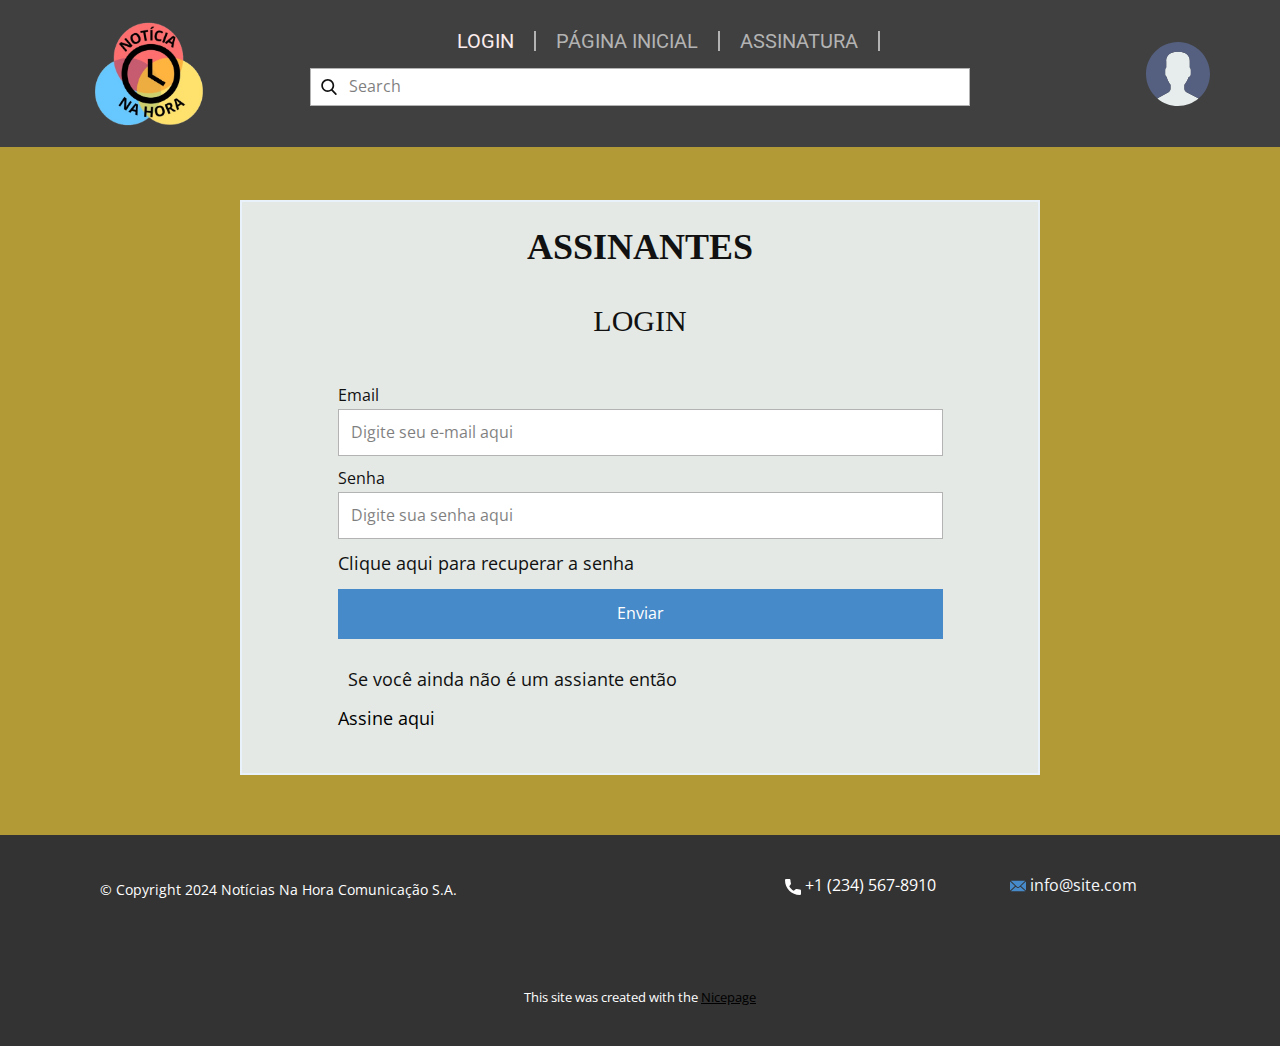
<file: Página-2.html>
<!DOCTYPE html>
<html style="font-size: 16px;" lang="pt"><head>
    <meta name="viewport" content="width=device-width, initial-scale=1.0">
    <meta charset="utf-8">
    <meta name="keywords" content="">
    <meta name="description" content="">
    <title>Página 2</title>
    <link rel="stylesheet" href="nicepage.css" media="screen">
<link rel="stylesheet" href="Página-2.css" media="screen">
    <script class="u-script" type="text/javascript" src="jquery-1.9.1.min.js" defer=""></script>
    <script class="u-script" type="text/javascript" src="nicepage.js" defer=""></script>
    <meta name="generator" content="Nicepage 6.18.1, nicepage.com">
    <meta name="referrer" content="origin">
    <link id="u-theme-google-font" rel="stylesheet" href="https://fonts.googleapis.com/css?family=Roboto:100,100i,300,300i,400,400i,500,500i,700,700i,900,900i|Open+Sans:300,300i,400,400i,500,500i,600,600i,700,700i,800,800i">
    <link id="u-page-google-font" rel="stylesheet" href="https://fonts.googleapis.com/css?family=Roboto:100,100i,300,300i,400,400i,500,500i,700,700i,900,900i|IM+FELL+Great+Primer:400,400i">
    
    
    
    <script type="application/ld+json">{
		"@context": "http://schema.org",
		"@type": "Organization",
		"name": "",
		"logo": "images/LOGO_OTCIA_NA_HORA-removebg-preview.png"
}</script>
    <meta name="theme-color" content="#478ac9">
    <meta property="og:title" content="Página 2">
    <meta property="og:type" content="website">
  <meta data-intl-tel-input-cdn-path="intlTelInput/"></head>
  <body data-path-to-root="./" data-include-products="false" class="u-body u-xl-mode" data-lang="pt"><header class="u-border-2 u-border-grey-75 u-clearfix u-grey-75 u-header u-header" id="sec-a3ec"><div class="u-clearfix u-sheet u-sheet-1">
        <nav class="u-menu u-menu-one-level u-offcanvas u-menu-1" data-responsive-from="MD">
          <div class="menu-collapse u-custom-font u-font-roboto" style="font-size: 1.25rem; letter-spacing: 0px; text-transform: uppercase;">
            <a class="u-button-style u-custom-active-border-color u-custom-active-color u-custom-border u-custom-border-color u-custom-borders u-custom-color u-custom-hover-border-color u-custom-hover-color u-custom-left-right-menu-spacing u-custom-padding-bottom u-custom-text-active-color u-custom-text-color u-custom-text-decoration u-custom-text-hover-color u-custom-top-bottom-menu-spacing u-nav-link u-text-active-palette-1-base u-text-hover-palette-2-base" href="#">
              <svg class="u-svg-link" viewBox="0 0 24 24"><use xlink:href="#menu-hamburger"></use></svg>
              <svg class="u-svg-content" version="1.1" id="menu-hamburger" viewBox="0 0 16 16" x="0px" y="0px" xmlns:xlink="http://www.w3.org/1999/xlink" xmlns="http://www.w3.org/2000/svg"><g><rect y="1" width="16" height="2"></rect><rect y="7" width="16" height="2"></rect><rect y="13" width="16" height="2"></rect>
</g></svg>
            </a>
          </div>
          <div class="u-custom-menu u-nav-container">
            <ul class="u-custom-font u-font-roboto u-nav u-spacing-0 u-unstyled u-nav-1"><li class="u-nav-item"><a class="u-border-2 u-border-active-grey-30 u-border-grey-30 u-border-hover-grey-30 u-border-no-bottom u-border-no-left u-border-no-top u-button-style u-nav-link u-text-active-palette-2-light-3 u-text-hover-grey-40" href="Página-2.html" style="padding: 0px 20px;">Login</a>
</li><li class="u-nav-item"><a class="u-border-2 u-border-active-grey-30 u-border-grey-30 u-border-hover-grey-30 u-border-no-bottom u-border-no-left u-border-no-top u-button-style u-nav-link u-text-active-palette-2-light-3 u-text-hover-grey-40" href="./" style="padding: 0px 20px;">Página Inicial</a>
</li><li class="u-nav-item"><a class="u-border-2 u-border-active-grey-30 u-border-grey-30 u-border-hover-grey-30 u-border-no-bottom u-border-no-left u-border-no-top u-button-style u-nav-link u-text-active-palette-2-light-3 u-text-hover-grey-40" href="Página-1.html" style="padding: 0px 20px;">Assinatura</a>
</li></ul>
          </div>
          <div class="u-custom-menu u-nav-container-collapse">
            <div class="u-black u-container-style u-inner-container-layout u-opacity u-opacity-95 u-sidenav">
              <div class="u-inner-container-layout u-sidenav-overflow">
                <div class="u-menu-close"></div>
                <ul class="u-align-center u-nav u-popupmenu-items u-unstyled u-nav-2"><li class="u-nav-item"><a class="u-button-style u-nav-link" href="Página-2.html">Login</a>
</li><li class="u-nav-item"><a class="u-button-style u-nav-link" href="./">Página Inicial</a>
</li><li class="u-nav-item"><a class="u-button-style u-nav-link" href="Página-1.html">Assinatura</a>
</li></ul>
              </div>
            </div>
            <div class="u-black u-menu-overlay u-opacity u-opacity-70"></div>
          </div>
          <style class="menu-style">@media (max-width: 939px) {
                    [data-responsive-from="MD"] .u-nav-container {
                        display: none;
                    }
                    [data-responsive-from="MD"] .menu-collapse {
                        display: block;
                    }
                }</style>
        </nav>
        <a href="#" class="u-image u-logo u-image-1" data-image-width="666" data-image-height="375">
          <img src="images/LOGO_OTCIA_NA_HORA-removebg-preview.png" class="u-logo-image u-logo-image-1">
        </a>
        <form action="#" class="u-border-1 u-border-grey-30 u-search u-search-left u-white u-search-1" data-search-token="0d0dc795-cba6-4044-9a19-b113e625e278" data-href="search/search.html">
          <button class="u-search-button" type="submit">
            <span class="u-search-icon u-spacing-10">
              <svg class="u-svg-link" preserveAspectRatio="xMidYMin slice" viewBox="0 0 56.966 56.966"><use xlink:href="#svg-6f72"></use></svg>
              <svg xmlns="http://www.w3.org/2000/svg" xmlns:xlink="http://www.w3.org/1999/xlink" version="1.1" id="svg-6f72" x="0px" y="0px" viewBox="0 0 56.966 56.966" style="enable-background:new 0 0 56.966 56.966;" xml:space="preserve" class="u-svg-content"><path d="M55.146,51.887L41.588,37.786c3.486-4.144,5.396-9.358,5.396-14.786c0-12.682-10.318-23-23-23s-23,10.318-23,23  s10.318,23,23,23c4.761,0,9.298-1.436,13.177-4.162l13.661,14.208c0.571,0.593,1.339,0.92,2.162,0.92  c0.779,0,1.518-0.297,2.079-0.837C56.255,54.982,56.293,53.08,55.146,51.887z M23.984,6c9.374,0,17,7.626,17,17s-7.626,17-17,17  s-17-7.626-17-17S14.61,6,23.984,6z"></path></svg>
            </span>
          </button>
          <input class="u-search-input" type="search" name="search" value="" placeholder="Search">
        </form><span class="u-icon u-icon-1"><svg class="u-svg-link" preserveAspectRatio="xMidYMin slice" viewBox="0 0 53 53" style=""><use xlink:href="#svg-30a6"></use></svg><svg xmlns="http://www.w3.org/2000/svg" xmlns:xlink="http://www.w3.org/1999/xlink" version="1.1" xml:space="preserve" class="u-svg-content" viewBox="0 0 53 53" x="0px" y="0px" id="svg-30a6" style="enable-background:new 0 0 53 53;"><path style="fill:#E7ECED;" d="M18.613,41.552l-7.907,4.313c-0.464,0.253-0.881,0.564-1.269,0.903C14.047,50.655,19.998,53,26.5,53
	c6.454,0,12.367-2.31,16.964-6.144c-0.424-0.358-0.884-0.68-1.394-0.934l-8.467-4.233c-1.094-0.547-1.785-1.665-1.785-2.888v-3.322
	c0.238-0.271,0.51-0.619,0.801-1.03c1.154-1.63,2.027-3.423,2.632-5.304c1.086-0.335,1.886-1.338,1.886-2.53v-3.546
	c0-0.78-0.347-1.477-0.886-1.965v-5.126c0,0,1.053-7.977-9.75-7.977s-9.75,7.977-9.75,7.977v5.126
	c-0.54,0.488-0.886,1.185-0.886,1.965v3.546c0,0.934,0.491,1.756,1.226,2.231c0.886,3.857,3.206,6.633,3.206,6.633v3.24
	C20.296,39.899,19.65,40.986,18.613,41.552z"></path><g><path style="fill:#556080;" d="M26.953,0.004C12.32-0.246,0.254,11.414,0.004,26.047C-0.138,34.344,3.56,41.801,9.448,46.76
		c0.385-0.336,0.798-0.644,1.257-0.894l7.907-4.313c1.037-0.566,1.683-1.653,1.683-2.835v-3.24c0,0-2.321-2.776-3.206-6.633
		c-0.734-0.475-1.226-1.296-1.226-2.231v-3.546c0-0.78,0.347-1.477,0.886-1.965v-5.126c0,0-1.053-7.977,9.75-7.977
		s9.75,7.977,9.75,7.977v5.126c0.54,0.488,0.886,1.185,0.886,1.965v3.546c0,1.192-0.8,2.195-1.886,2.53
		c-0.605,1.881-1.478,3.674-2.632,5.304c-0.291,0.411-0.563,0.759-0.801,1.03V38.8c0,1.223,0.691,2.342,1.785,2.888l8.467,4.233
		c0.508,0.254,0.967,0.575,1.39,0.932c5.71-4.762,9.399-11.882,9.536-19.9C53.246,12.32,41.587,0.254,26.953,0.004z"></path>
</g></svg></span>
      </div></header>
    <section class="u-clearfix u-container-align-center u-palette-3-dark-1 u-section-1" src="" id="sec-4ddd">
      <div class="u-clearfix u-sheet u-sheet-1">
        <div class="u-align-center u-border-2 u-border-palette-1-light-3 u-container-align-center u-container-style u-group u-opacity u-opacity-90 u-palette-1-light-3 u-group-1">
          <div class="u-container-layout u-container-layout-1">
            <h3 class="u-align-center u-custom-font u-text u-text-1">ASSINANTES <span style="font-weight: 700;"></span>
            </h3>
            <p class="u-align-center u-custom-font u-text u-text-2">LOGIN</p>
            <div class="u-form u-form-1">
              <form action="https://forms.nicepagesrv.com/v2/form/process" class="u-clearfix u-form-spacing-10 u-form-vertical u-inner-form" source="email" name="form-1" style="padding: 10px;">
                <div class="u-form-email u-form-group">
                  <label for="email-74d5" class="u-label">Email</label>
                  <input type="email" placeholder="Digite seu e-mail aqui" id="email-74d5" name="email" class="u-input u-input-rectangle" required="">
                </div>
                <div class="u-form-group u-form-name">
                  <label for="name-74d5" class="u-label">Senha</label>
                  <input type="text" placeholder="Digite sua senha aqui" id="name-74d5" name="password" class="u-input u-input-rectangle" required="">
                </div>
                <p class="u-form-group u-form-text u-text u-text-3">Clique aqui para recuperar a senha </p>
                <div class="u-align-left u-form-group u-form-submit">
                  <a href="#" class="u-border-2 u-border-hover-palette-1-base u-btn u-btn-submit u-button-style u-hover-grey-5 u-palette-1-base u-btn-1">Enviar</a>
                  <input type="submit" value="submit" class="u-form-control-hidden"><br><br>
                  <p class="u-form-group u-form-text u-text u-text-3"> Se você ainda não é um assiante então </p> <a href="cadastro.html" id="assinar" > Assine aqui</a>
                </div>
                <div class="u-form-send-message u-form-send-success"> Thank you! Your message has been sent. </div>
                <div class="u-form-send-error u-form-send-message"> Unable to send your message. Please fix errors then try again. </div>
                <input type="hidden" value="" name="recaptchaResponse">
                <input type="hidden" name="formServices" value="c155acee-80b7-cc3a-5e7f-7402b479d622">
              </form>
            </div>
          </div>
        </div>
      </div>
    </section>
    
    
    
    <footer class="u-align-center u-clearfix u-container-align-center u-footer u-grey-80 u-footer" id="sec-a201"><div class="u-clearfix u-sheet u-sheet-1">
        <a href="mailto:info@site.com" class="u-active-none u-btn u-btn-rectangle u-button-style u-hover-none u-none u-text-palette-5-light-3 u-btn-1"><span class="u-icon u-icon-1"><svg class="u-svg-content" viewBox="0 0 24 16" x="0px" y="0px" style="width: 1em; height: 1em;"><path fill="currentColor" d="M23.8,1.1l-7.3,6.8l7.3,6.8c0.1-0.2,0.2-0.6,0.2-0.9V2C24,1.7,23.9,1.4,23.8,1.1z M21.8,0H2.2
	c-0.4,0-0.7,0.1-1,0.2L10.6,9c0.8,0.8,2.2,0.8,3,0l9.2-8.7C22.6,0.1,22.2,0,21.8,0z M0.2,1.1C0.1,1.4,0,1.7,0,2V14
	c0,0.3,0.1,0.6,0.2,0.9l7.3-6.8L0.2,1.1z M15.5,9l-1.1,1c-1.3,1.2-3.6,1.2-4.9,0l-1-1l-7.3,6.8c0.2,0.1,0.6,0.2,1,0.2H22
	c0.4,0,0.6-0.1,1-0.2L15.5,9z"></path></svg></span>&nbsp;info@site.com
        </a>
        <a href="#" class="u-active-none u-btn u-btn-rectangle u-button-style u-hover-none u-none u-btn-2"><span class="u-icon"><svg class="u-svg-content" viewBox="0 0 405.333 405.333" x="0px" y="0px" style="width: 1em; height: 1em;"><path d="M373.333,266.88c-25.003,0-49.493-3.904-72.704-11.563c-11.328-3.904-24.192-0.896-31.637,6.699l-46.016,34.752    c-52.8-28.181-86.592-61.952-114.389-114.368l33.813-44.928c8.512-8.512,11.563-20.971,7.915-32.64    C142.592,81.472,138.667,56.96,138.667,32c0-17.643-14.357-32-32-32H32C14.357,0,0,14.357,0,32    c0,205.845,167.488,373.333,373.333,373.333c17.643,0,32-14.357,32-32V298.88C405.333,281.237,390.976,266.88,373.333,266.88z"></path></svg></span>&nbsp;+1 (234) 567-8910
        </a>
        <p class="u-small-text u-text u-text-variant u-text-1"> © Copyright 2024 Notícias Na Hora Comunicação S.A.</p>
      </div></footer>
    <section class="u-backlink u-clearfix u-grey-80">
      <p class="u-text">
        <span>This site was created with the </span>
        <a class="u-link" href="https://nicepage.com/" target="_blank" rel="nofollow">
          <span>Nicepage</span>
        </a>
      </p>
    </section>
  
</body></html>
</file>
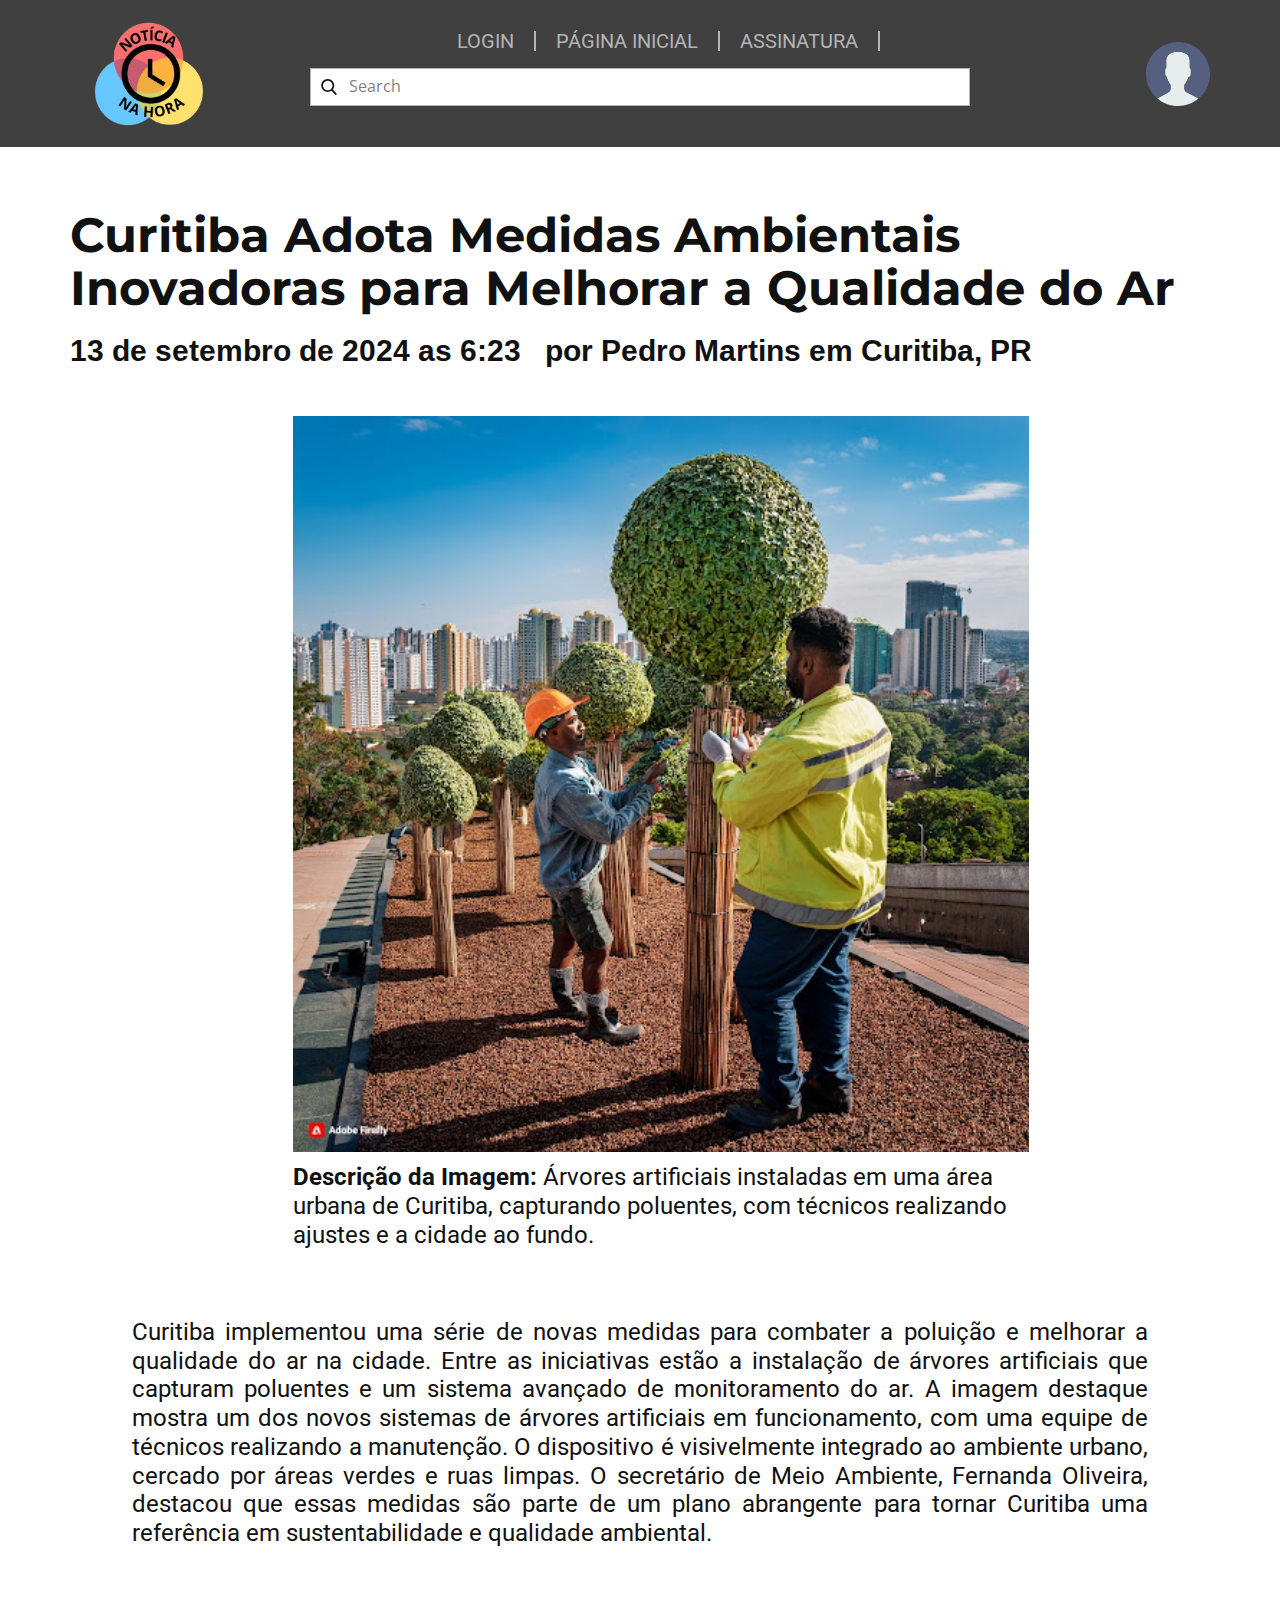
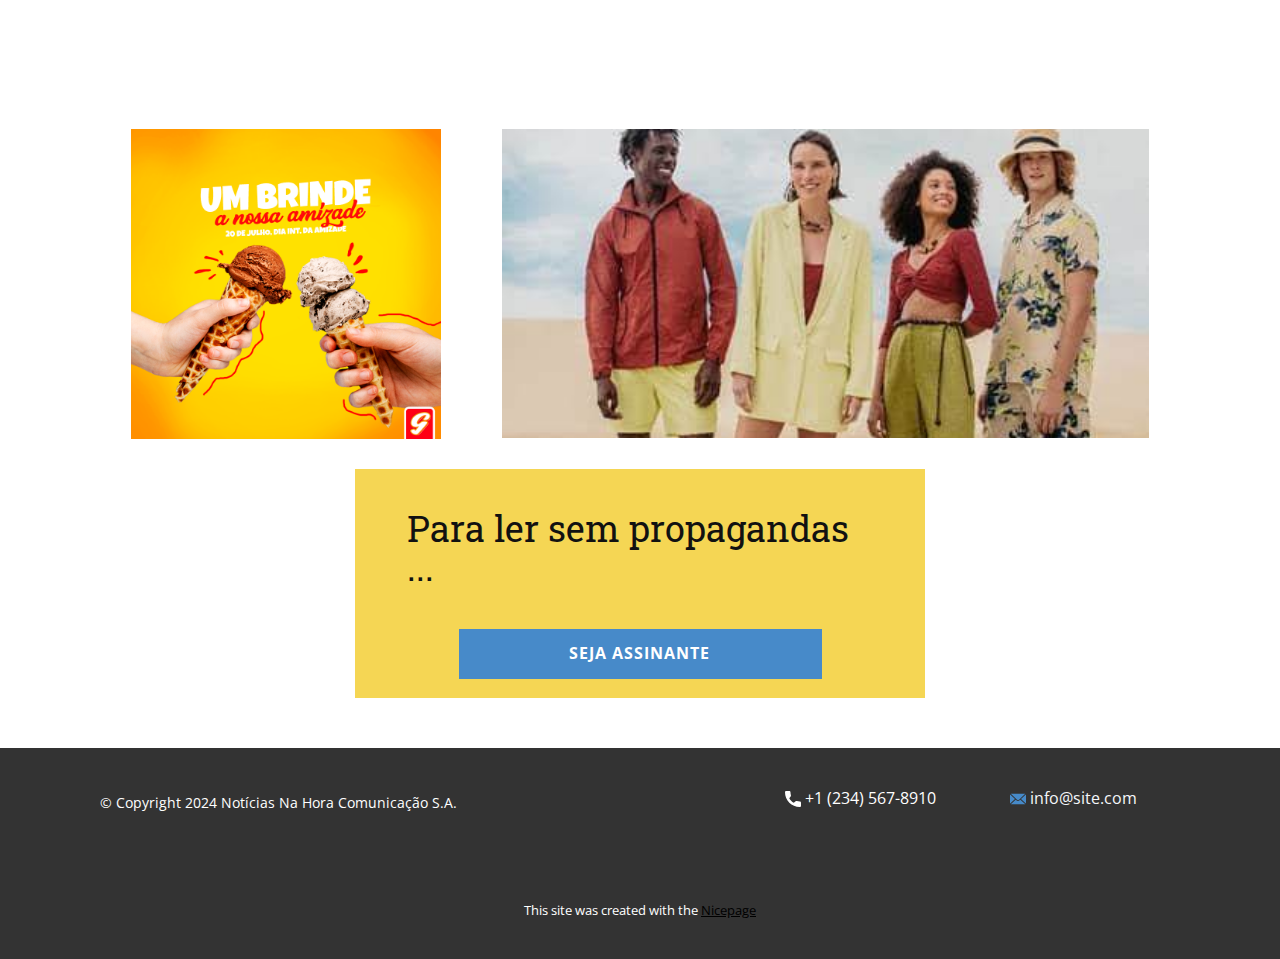
<file: Página-3.html>
<!DOCTYPE html>
<html style="font-size: 16px;" lang="pt"><head>
    <meta name="viewport" content="width=device-width, initial-scale=1.0">
    <meta charset="utf-8">
    <meta name="keywords" content="​Curitiba Inaugura Parque Tecnológico de Última Geração​​, Para ler sem propagandas​...​">
    <meta name="description" content="">
    <title>Página 3</title>
    <link rel="stylesheet" href="nicepage.css" media="screen">
<link rel="stylesheet" href="Página-3.css" media="screen">
    <script class="u-script" type="text/javascript" src="jquery-1.9.1.min.js" defer=""></script>
    <script class="u-script" type="text/javascript" src="nicepage.js" defer=""></script>
    <meta name="generator" content="Nicepage 6.18.1, nicepage.com">
    <link id="u-theme-google-font" rel="stylesheet" href="https://fonts.googleapis.com/css?family=Roboto:100,100i,300,300i,400,400i,500,500i,700,700i,900,900i|Open+Sans:300,300i,400,400i,500,500i,600,600i,700,700i,800,800i">
    <link id="u-page-google-font" rel="stylesheet" href="https://fonts.googleapis.com/css?family=Montserrat:100,100i,200,200i,300,300i,400,400i,500,500i,600,600i,700,700i,800,800i,900,900i|Roboto:100,100i,300,300i,400,400i,500,500i,700,700i,900,900i|Roboto+Slab:100,200,300,400,500,600,700,800,900|Arimo:400,400i,500,500i,600,600i,700,700i">
    
    
    
    
    <script type="application/ld+json">{
		"@context": "http://schema.org",
		"@type": "Organization",
		"name": "",
		"logo": "images/LOGO_OTCIA_NA_HORA-removebg-preview.png"
}</script>
    <meta name="theme-color" content="#478ac9">
    <meta property="og:title" content="Página 3">
    <meta property="og:type" content="website">
  <meta data-intl-tel-input-cdn-path="intlTelInput/"></head>
  <body data-path-to-root="./" data-include-products="false" class="u-body u-xl-mode" data-lang="pt"><header class="u-border-2 u-border-grey-75 u-clearfix u-grey-75 u-header u-header" id="sec-a3ec"><div class="u-clearfix u-sheet u-sheet-1">
        <nav class="u-menu u-menu-one-level u-offcanvas u-menu-1" data-responsive-from="MD">
          <div class="menu-collapse u-custom-font u-font-roboto" style="font-size: 1.25rem; letter-spacing: 0px; text-transform: uppercase;">
            <a class="u-button-style u-custom-active-border-color u-custom-active-color u-custom-border u-custom-border-color u-custom-borders u-custom-color u-custom-hover-border-color u-custom-hover-color u-custom-left-right-menu-spacing u-custom-padding-bottom u-custom-text-active-color u-custom-text-color u-custom-text-decoration u-custom-text-hover-color u-custom-top-bottom-menu-spacing u-nav-link u-text-active-palette-1-base u-text-hover-palette-2-base" href="#">
              <svg class="u-svg-link" viewBox="0 0 24 24"><use xlink:href="#menu-hamburger"></use></svg>
              <svg class="u-svg-content" version="1.1" id="menu-hamburger" viewBox="0 0 16 16" x="0px" y="0px" xmlns:xlink="http://www.w3.org/1999/xlink" xmlns="http://www.w3.org/2000/svg"><g><rect y="1" width="16" height="2"></rect><rect y="7" width="16" height="2"></rect><rect y="13" width="16" height="2"></rect>
</g></svg>
            </a>
          </div>
          <div class="u-custom-menu u-nav-container">
            <ul class="u-custom-font u-font-roboto u-nav u-spacing-0 u-unstyled u-nav-1"><li class="u-nav-item"><a class="u-border-2 u-border-active-grey-30 u-border-grey-30 u-border-hover-grey-30 u-border-no-bottom u-border-no-left u-border-no-top u-button-style u-nav-link u-text-active-palette-2-light-3 u-text-hover-grey-40" href="Página-2.html" style="padding: 0px 20px;">Login</a>
</li><li class="u-nav-item"><a class="u-border-2 u-border-active-grey-30 u-border-grey-30 u-border-hover-grey-30 u-border-no-bottom u-border-no-left u-border-no-top u-button-style u-nav-link u-text-active-palette-2-light-3 u-text-hover-grey-40" href="./" style="padding: 0px 20px;">Página Inicial</a>
</li><li class="u-nav-item"><a class="u-border-2 u-border-active-grey-30 u-border-grey-30 u-border-hover-grey-30 u-border-no-bottom u-border-no-left u-border-no-top u-button-style u-nav-link u-text-active-palette-2-light-3 u-text-hover-grey-40" href="Página-1.html" style="padding: 0px 20px;">Assinatura</a>
</li></ul>
          </div>
          <div class="u-custom-menu u-nav-container-collapse">
            <div class="u-black u-container-style u-inner-container-layout u-opacity u-opacity-95 u-sidenav">
              <div class="u-inner-container-layout u-sidenav-overflow">
                <div class="u-menu-close"></div>
                <ul class="u-align-center u-nav u-popupmenu-items u-unstyled u-nav-2"><li class="u-nav-item"><a class="u-button-style u-nav-link" href="Página-2.html">Login</a>
</li><li class="u-nav-item"><a class="u-button-style u-nav-link" href="./">Página Inicial</a>
</li><li class="u-nav-item"><a class="u-button-style u-nav-link" href="Página-1.html">Assinatura</a>
</li></ul>
              </div>
            </div>
            <div class="u-black u-menu-overlay u-opacity u-opacity-70"></div>
          </div>
          <style class="menu-style">@media (max-width: 939px) {
                    [data-responsive-from="MD"] .u-nav-container {
                        display: none;
                    }
                    [data-responsive-from="MD"] .menu-collapse {
                        display: block;
                    }
                }</style>
        </nav>
        <a href="#" class="u-image u-logo u-image-1" data-image-width="666" data-image-height="375">
          <img src="images/LOGO_OTCIA_NA_HORA-removebg-preview.png" class="u-logo-image u-logo-image-1">
        </a>
        <form action="#" class="u-border-1 u-border-grey-30 u-search u-search-left u-white u-search-1" data-search-token="0d0dc795-cba6-4044-9a19-b113e625e278" data-href="search/search.html">
          <button class="u-search-button" type="submit">
            <span class="u-search-icon u-spacing-10">
              <svg class="u-svg-link" preserveAspectRatio="xMidYMin slice" viewBox="0 0 56.966 56.966"><use xlink:href="#svg-6f72"></use></svg>
              <svg xmlns="http://www.w3.org/2000/svg" xmlns:xlink="http://www.w3.org/1999/xlink" version="1.1" id="svg-6f72" x="0px" y="0px" viewBox="0 0 56.966 56.966" style="enable-background:new 0 0 56.966 56.966;" xml:space="preserve" class="u-svg-content"><path d="M55.146,51.887L41.588,37.786c3.486-4.144,5.396-9.358,5.396-14.786c0-12.682-10.318-23-23-23s-23,10.318-23,23  s10.318,23,23,23c4.761,0,9.298-1.436,13.177-4.162l13.661,14.208c0.571,0.593,1.339,0.92,2.162,0.92  c0.779,0,1.518-0.297,2.079-0.837C56.255,54.982,56.293,53.08,55.146,51.887z M23.984,6c9.374,0,17,7.626,17,17s-7.626,17-17,17  s-17-7.626-17-17S14.61,6,23.984,6z"></path></svg>
            </span>
          </button>
          <input class="u-search-input" type="search" name="search" value="" placeholder="Search">
        </form><span class="u-icon u-icon-1"><svg class="u-svg-link" preserveAspectRatio="xMidYMin slice" viewBox="0 0 53 53" style=""><use xlink:href="#svg-30a6"></use></svg><svg xmlns="http://www.w3.org/2000/svg" xmlns:xlink="http://www.w3.org/1999/xlink" version="1.1" xml:space="preserve" class="u-svg-content" viewBox="0 0 53 53" x="0px" y="0px" id="svg-30a6" style="enable-background:new 0 0 53 53;"><path style="fill:#E7ECED;" d="M18.613,41.552l-7.907,4.313c-0.464,0.253-0.881,0.564-1.269,0.903C14.047,50.655,19.998,53,26.5,53
	c6.454,0,12.367-2.31,16.964-6.144c-0.424-0.358-0.884-0.68-1.394-0.934l-8.467-4.233c-1.094-0.547-1.785-1.665-1.785-2.888v-3.322
	c0.238-0.271,0.51-0.619,0.801-1.03c1.154-1.63,2.027-3.423,2.632-5.304c1.086-0.335,1.886-1.338,1.886-2.53v-3.546
	c0-0.78-0.347-1.477-0.886-1.965v-5.126c0,0,1.053-7.977-9.75-7.977s-9.75,7.977-9.75,7.977v5.126
	c-0.54,0.488-0.886,1.185-0.886,1.965v3.546c0,0.934,0.491,1.756,1.226,2.231c0.886,3.857,3.206,6.633,3.206,6.633v3.24
	C20.296,39.899,19.65,40.986,18.613,41.552z"></path><g><path style="fill:#556080;" d="M26.953,0.004C12.32-0.246,0.254,11.414,0.004,26.047C-0.138,34.344,3.56,41.801,9.448,46.76
		c0.385-0.336,0.798-0.644,1.257-0.894l7.907-4.313c1.037-0.566,1.683-1.653,1.683-2.835v-3.24c0,0-2.321-2.776-3.206-6.633
		c-0.734-0.475-1.226-1.296-1.226-2.231v-3.546c0-0.78,0.347-1.477,0.886-1.965v-5.126c0,0-1.053-7.977,9.75-7.977
		s9.75,7.977,9.75,7.977v5.126c0.54,0.488,0.886,1.185,0.886,1.965v3.546c0,1.192-0.8,2.195-1.886,2.53
		c-0.605,1.881-1.478,3.674-2.632,5.304c-0.291,0.411-0.563,0.759-0.801,1.03V38.8c0,1.223,0.691,2.342,1.785,2.888l8.467,4.233
		c0.508,0.254,0.967,0.575,1.39,0.932c5.71-4.762,9.399-11.882,9.536-19.9C53.246,12.32,41.587,0.254,26.953,0.004z"></path>
</g></svg></span>
      </div></header>
    <section class="u-clearfix u-section-1" id="sec-a714">
      <div class="u-clearfix u-sheet u-sheet-1">
        <h1 class="u-custom-font u-font-montserrat u-text u-text-default u-text-1"><b>Curitiba Adota Medidas Ambientais Inovadoras para Melhorar a Qualidade do Ar </b>
        </h1>
        <h5 class="u-custom-font u-text u-text-2"><b>13 de setembro de 2024 as 6:23&nbsp;&nbsp;&nbsp;por Pedro Martins em Curitiba,<span style="font-weight: 400;"></span> PR</b>
        </h5>
        <img class="u-image u-image-default u-preserve-proportions u-image-1" src="images/image-1.png" alt="" data-image-width="512" data-image-height="512">
        <h4 class="u-text u-text-3"><b>Descrição da Imagem: <span style="font-weight: 400;">Árvores artificiais instaladas em uma área urbana de Curitiba, capturando poluentes, com técnicos realizando ajustes e a cidade ao fundo.</span></b>
        </h4>
        <h4 class="u-align-justify u-custom-font u-font-roboto u-text u-text-4"> Curitiba implementou uma série de novas medidas para combater a poluição e melhorar a qualidade do ar na cidade. Entre as iniciativas estão a instalação de árvores artificiais que capturam poluentes e um sistema avançado de monitoramento do ar.
          A imagem destaque mostra um dos novos sistemas de árvores artificiais em funcionamento, com uma equipe de técnicos realizando a manutenção. O dispositivo é visivelmente integrado ao ambiente urbano, cercado por áreas verdes e ruas limpas.
          O secretário de Meio Ambiente, Fernanda Oliveira, destacou que essas medidas são parte de um plano abrangente para tornar Curitiba uma referência em sustentabilidade e qualidade ambiental.&nbsp;<br>
        </h4>
      </div>
    </section>
    <section class="u-clearfix u-section-2" id="sec-a17b">
      <div class="u-clearfix u-sheet u-sheet-1">
        <img class="u-image u-image-default u-preserve-proportions u-image-1" src="images/b537d11acde64f71b5f393f4b5705b82.png" alt="" data-image-width="800" data-image-height="800">
        <img class="u-image u-image-default u-image-2" src="images/OIP.jfif" alt="" data-image-width="426" data-image-height="284">
        <div class="u-container-style u-group u-palette-3-light-1 u-shape-rectangle u-group-1">
          <div class="u-container-layout u-container-layout-1">
            <h1 class="u-custom-font u-font-roboto-slab u-text u-text-default u-text-1">Para ler sem propagandas​... </h1>
            <a href="#" class="u-border-2 u-border-hover-palette-1-base u-border-palette-1-base u-btn u-button-style u-hover-white u-palette-1-base u-btn-1">SEJA ASSINANTE </a>
          </div>
        </div>
      </div>
    </section>
    
    
    
    <footer class="u-align-center u-clearfix u-container-align-center u-footer u-grey-80 u-footer" id="sec-a201"><div class="u-clearfix u-sheet u-sheet-1">
        <a href="mailto:info@site.com" class="u-active-none u-btn u-btn-rectangle u-button-style u-hover-none u-none u-text-palette-5-light-3 u-btn-1"><span class="u-icon u-icon-1"><svg class="u-svg-content" viewBox="0 0 24 16" x="0px" y="0px" style="width: 1em; height: 1em;"><path fill="currentColor" d="M23.8,1.1l-7.3,6.8l7.3,6.8c0.1-0.2,0.2-0.6,0.2-0.9V2C24,1.7,23.9,1.4,23.8,1.1z M21.8,0H2.2
	c-0.4,0-0.7,0.1-1,0.2L10.6,9c0.8,0.8,2.2,0.8,3,0l9.2-8.7C22.6,0.1,22.2,0,21.8,0z M0.2,1.1C0.1,1.4,0,1.7,0,2V14
	c0,0.3,0.1,0.6,0.2,0.9l7.3-6.8L0.2,1.1z M15.5,9l-1.1,1c-1.3,1.2-3.6,1.2-4.9,0l-1-1l-7.3,6.8c0.2,0.1,0.6,0.2,1,0.2H22
	c0.4,0,0.6-0.1,1-0.2L15.5,9z"></path></svg></span>&nbsp;info@site.com
        </a>
        <a href="#" class="u-active-none u-btn u-btn-rectangle u-button-style u-hover-none u-none u-btn-2"><span class="u-icon"><svg class="u-svg-content" viewBox="0 0 405.333 405.333" x="0px" y="0px" style="width: 1em; height: 1em;"><path d="M373.333,266.88c-25.003,0-49.493-3.904-72.704-11.563c-11.328-3.904-24.192-0.896-31.637,6.699l-46.016,34.752    c-52.8-28.181-86.592-61.952-114.389-114.368l33.813-44.928c8.512-8.512,11.563-20.971,7.915-32.64    C142.592,81.472,138.667,56.96,138.667,32c0-17.643-14.357-32-32-32H32C14.357,0,0,14.357,0,32    c0,205.845,167.488,373.333,373.333,373.333c17.643,0,32-14.357,32-32V298.88C405.333,281.237,390.976,266.88,373.333,266.88z"></path></svg></span>&nbsp;+1 (234) 567-8910
        </a>
        <p class="u-small-text u-text u-text-variant u-text-1"> © Copyright 2024 Notícias Na Hora Comunicação S.A.</p>
      </div></footer>
    <section class="u-backlink u-clearfix u-grey-80">
      <p class="u-text">
        <span>This site was created with the </span>
        <a class="u-link" href="https://nicepage.com/" target="_blank" rel="nofollow">
          <span>Nicepage</span>
        </a>
      </p>
    </section>
  
</body></html>
</file>
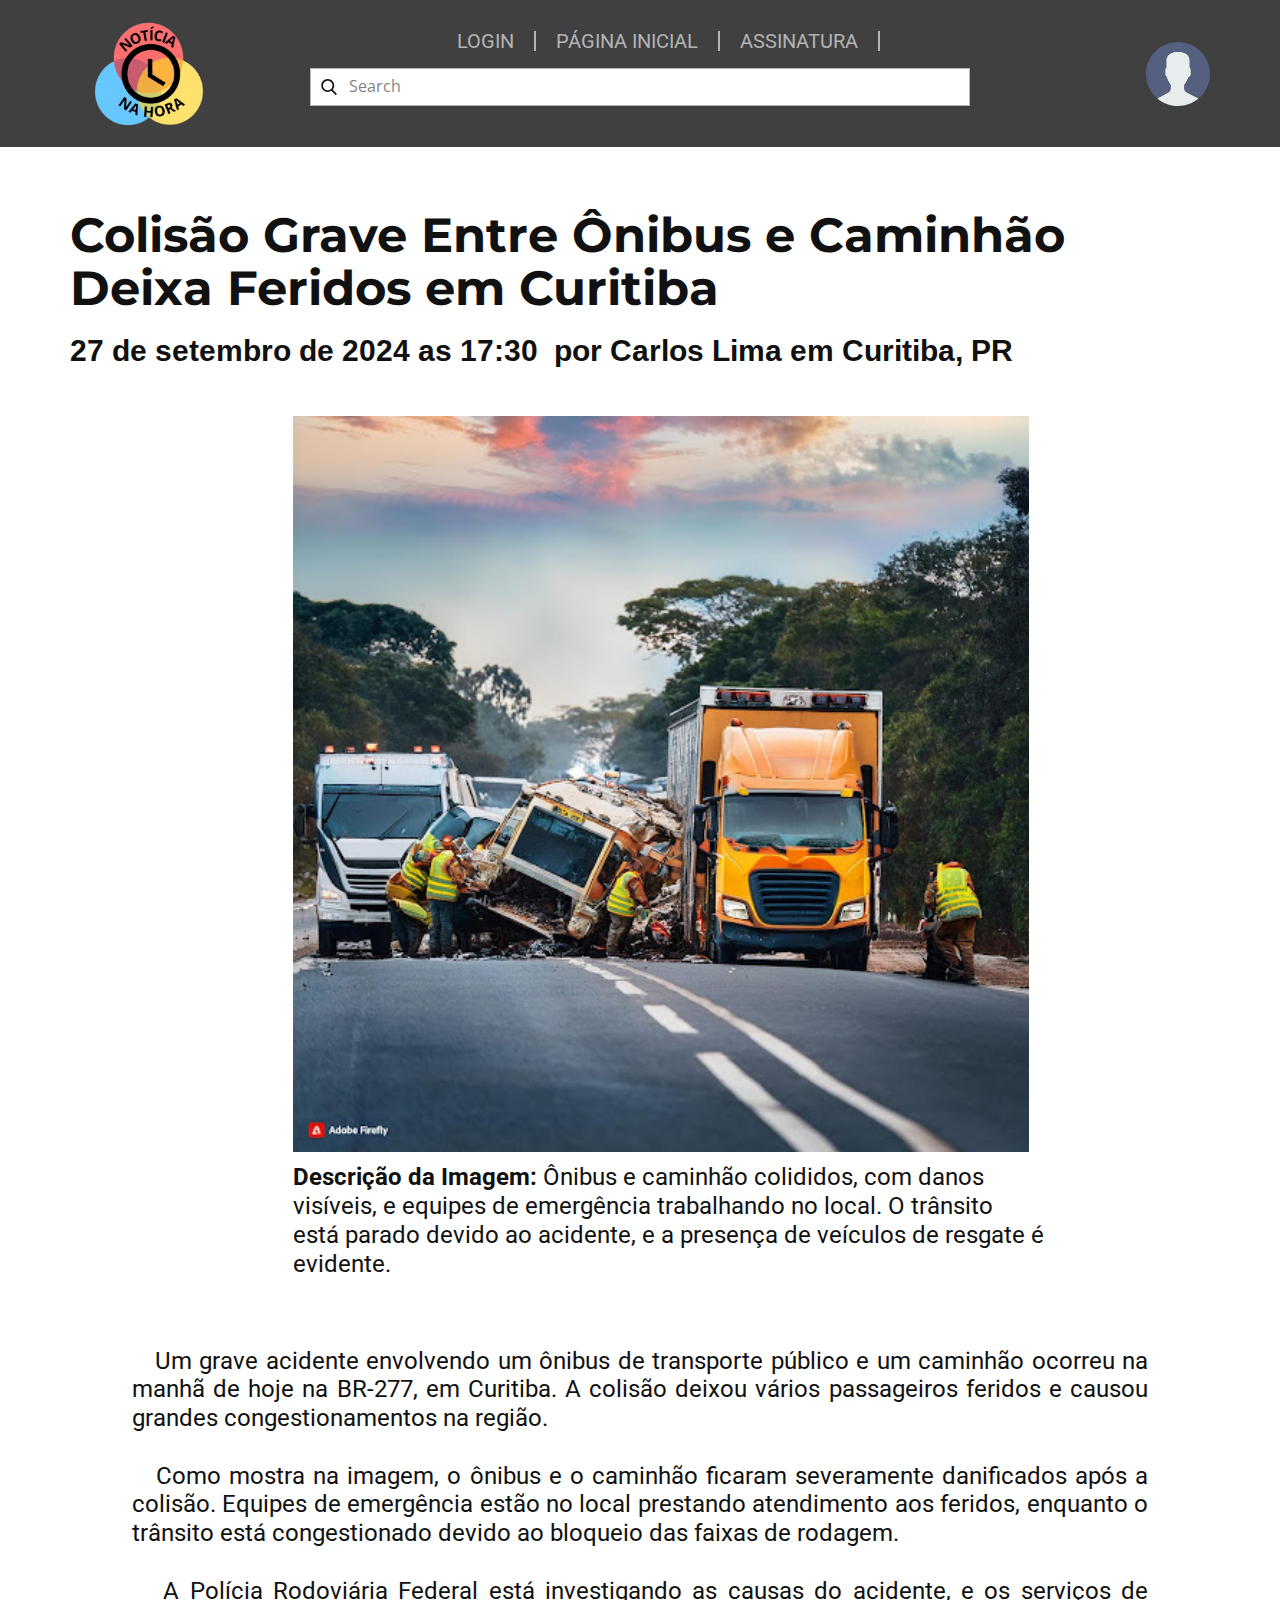
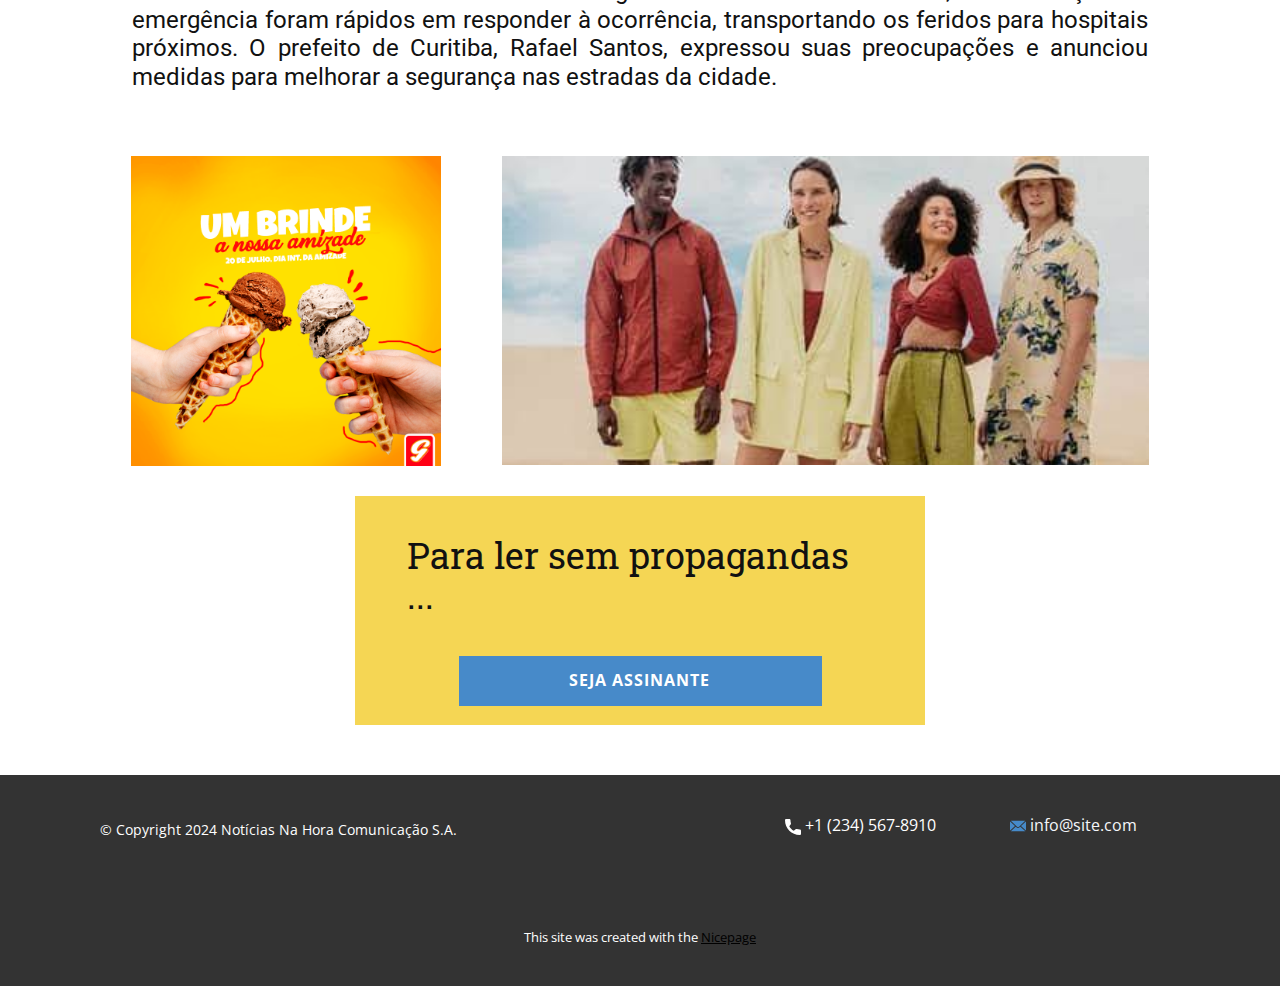
<file: Página-4.html>
<!DOCTYPE html>
<html style="font-size: 16px;" lang="pt"><head>
    <meta name="viewport" content="width=device-width, initial-scale=1.0">
    <meta charset="utf-8">
    <meta name="keywords" content="​Curitiba Inaugura Parque Tecnológico de Última Geração​​, Para ler sem propagandas​...​">
    <meta name="description" content="">
    <title>Página 3</title>
    <link rel="stylesheet" href="nicepage.css" media="screen">
<link rel="stylesheet" href="Página-3.css" media="screen">
    <script class="u-script" type="text/javascript" src="jquery-1.9.1.min.js" defer=""></script>
    <script class="u-script" type="text/javascript" src="nicepage.js" defer=""></script>
    <meta name="generator" content="Nicepage 6.18.1, nicepage.com">
    <link id="u-theme-google-font" rel="stylesheet" href="https://fonts.googleapis.com/css?family=Roboto:100,100i,300,300i,400,400i,500,500i,700,700i,900,900i|Open+Sans:300,300i,400,400i,500,500i,600,600i,700,700i,800,800i">
    <link id="u-page-google-font" rel="stylesheet" href="https://fonts.googleapis.com/css?family=Montserrat:100,100i,200,200i,300,300i,400,400i,500,500i,600,600i,700,700i,800,800i,900,900i|Roboto:100,100i,300,300i,400,400i,500,500i,700,700i,900,900i|Roboto+Slab:100,200,300,400,500,600,700,800,900|Arimo:400,400i,500,500i,600,600i,700,700i">
    
    
    
    
    <script type="application/ld+json">{
		"@context": "http://schema.org",
		"@type": "Organization",
		"name": "",
		"logo": "images/LOGO_OTCIA_NA_HORA-removebg-preview.png"
}</script>
    <meta name="theme-color" content="#478ac9">
    <meta property="og:title" content="Página 3">
    <meta property="og:type" content="website">
  <meta data-intl-tel-input-cdn-path="intlTelInput/"></head>
  <body data-path-to-root="./" data-include-products="false" class="u-body u-xl-mode" data-lang="pt"><header class="u-border-2 u-border-grey-75 u-clearfix u-grey-75 u-header u-header" id="sec-a3ec"><div class="u-clearfix u-sheet u-sheet-1">
        <nav class="u-menu u-menu-one-level u-offcanvas u-menu-1" data-responsive-from="MD">
          <div class="menu-collapse u-custom-font u-font-roboto" style="font-size: 1.25rem; letter-spacing: 0px; text-transform: uppercase;">
            <a class="u-button-style u-custom-active-border-color u-custom-active-color u-custom-border u-custom-border-color u-custom-borders u-custom-color u-custom-hover-border-color u-custom-hover-color u-custom-left-right-menu-spacing u-custom-padding-bottom u-custom-text-active-color u-custom-text-color u-custom-text-decoration u-custom-text-hover-color u-custom-top-bottom-menu-spacing u-nav-link u-text-active-palette-1-base u-text-hover-palette-2-base" href="#">
              <svg class="u-svg-link" viewBox="0 0 24 24"><use xlink:href="#menu-hamburger"></use></svg>
              <svg class="u-svg-content" version="1.1" id="menu-hamburger" viewBox="0 0 16 16" x="0px" y="0px" xmlns:xlink="http://www.w3.org/1999/xlink" xmlns="http://www.w3.org/2000/svg"><g><rect y="1" width="16" height="2"></rect><rect y="7" width="16" height="2"></rect><rect y="13" width="16" height="2"></rect>
</g></svg>
            </a>
          </div>
          <div class="u-custom-menu u-nav-container">
            <ul class="u-custom-font u-font-roboto u-nav u-spacing-0 u-unstyled u-nav-1"><li class="u-nav-item"><a class="u-border-2 u-border-active-grey-30 u-border-grey-30 u-border-hover-grey-30 u-border-no-bottom u-border-no-left u-border-no-top u-button-style u-nav-link u-text-active-palette-2-light-3 u-text-hover-grey-40" href="Página-2.html" style="padding: 0px 20px;">Login</a>
</li><li class="u-nav-item"><a class="u-border-2 u-border-active-grey-30 u-border-grey-30 u-border-hover-grey-30 u-border-no-bottom u-border-no-left u-border-no-top u-button-style u-nav-link u-text-active-palette-2-light-3 u-text-hover-grey-40" href="./" style="padding: 0px 20px;">Página Inicial</a>
</li><li class="u-nav-item"><a class="u-border-2 u-border-active-grey-30 u-border-grey-30 u-border-hover-grey-30 u-border-no-bottom u-border-no-left u-border-no-top u-button-style u-nav-link u-text-active-palette-2-light-3 u-text-hover-grey-40" href="Página-1.html" style="padding: 0px 20px;">Assinatura</a>
</li></ul>
          </div>
          <div class="u-custom-menu u-nav-container-collapse">
            <div class="u-black u-container-style u-inner-container-layout u-opacity u-opacity-95 u-sidenav">
              <div class="u-inner-container-layout u-sidenav-overflow">
                <div class="u-menu-close"></div>
                <ul class="u-align-center u-nav u-popupmenu-items u-unstyled u-nav-2"><li class="u-nav-item"><a class="u-button-style u-nav-link" href="Página-2.html">Login</a>
</li><li class="u-nav-item"><a class="u-button-style u-nav-link" href="./">Página Inicial</a>
</li><li class="u-nav-item"><a class="u-button-style u-nav-link" href="Página-1.html">Assinatura</a>
</li></ul>
              </div>
            </div>
            <div class="u-black u-menu-overlay u-opacity u-opacity-70"></div>
          </div>
          <style class="menu-style">@media (max-width: 939px) {
                    [data-responsive-from="MD"] .u-nav-container {
                        display: none;
                    }
                    [data-responsive-from="MD"] .menu-collapse {
                        display: block;
                    }
                }</style>
        </nav>
        <a href="#" class="u-image u-logo u-image-1" data-image-width="666" data-image-height="375">
          <img src="images/LOGO_OTCIA_NA_HORA-removebg-preview.png" class="u-logo-image u-logo-image-1">
        </a>
        <form action="#" class="u-border-1 u-border-grey-30 u-search u-search-left u-white u-search-1" data-search-token="0d0dc795-cba6-4044-9a19-b113e625e278" data-href="search/search.html">
          <button class="u-search-button" type="submit">
            <span class="u-search-icon u-spacing-10">
              <svg class="u-svg-link" preserveAspectRatio="xMidYMin slice" viewBox="0 0 56.966 56.966"><use xlink:href="#svg-6f72"></use></svg>
              <svg xmlns="http://www.w3.org/2000/svg" xmlns:xlink="http://www.w3.org/1999/xlink" version="1.1" id="svg-6f72" x="0px" y="0px" viewBox="0 0 56.966 56.966" style="enable-background:new 0 0 56.966 56.966;" xml:space="preserve" class="u-svg-content"><path d="M55.146,51.887L41.588,37.786c3.486-4.144,5.396-9.358,5.396-14.786c0-12.682-10.318-23-23-23s-23,10.318-23,23  s10.318,23,23,23c4.761,0,9.298-1.436,13.177-4.162l13.661,14.208c0.571,0.593,1.339,0.92,2.162,0.92  c0.779,0,1.518-0.297,2.079-0.837C56.255,54.982,56.293,53.08,55.146,51.887z M23.984,6c9.374,0,17,7.626,17,17s-7.626,17-17,17  s-17-7.626-17-17S14.61,6,23.984,6z"></path></svg>
            </span>
          </button>
          <input class="u-search-input" type="search" name="search" value="" placeholder="Search">
        </form><span class="u-icon u-icon-1"><svg class="u-svg-link" preserveAspectRatio="xMidYMin slice" viewBox="0 0 53 53" style=""><use xlink:href="#svg-30a6"></use></svg><svg xmlns="http://www.w3.org/2000/svg" xmlns:xlink="http://www.w3.org/1999/xlink" version="1.1" xml:space="preserve" class="u-svg-content" viewBox="0 0 53 53" x="0px" y="0px" id="svg-30a6" style="enable-background:new 0 0 53 53;"><path style="fill:#E7ECED;" d="M18.613,41.552l-7.907,4.313c-0.464,0.253-0.881,0.564-1.269,0.903C14.047,50.655,19.998,53,26.5,53
	c6.454,0,12.367-2.31,16.964-6.144c-0.424-0.358-0.884-0.68-1.394-0.934l-8.467-4.233c-1.094-0.547-1.785-1.665-1.785-2.888v-3.322
	c0.238-0.271,0.51-0.619,0.801-1.03c1.154-1.63,2.027-3.423,2.632-5.304c1.086-0.335,1.886-1.338,1.886-2.53v-3.546
	c0-0.78-0.347-1.477-0.886-1.965v-5.126c0,0,1.053-7.977-9.75-7.977s-9.75,7.977-9.75,7.977v5.126
	c-0.54,0.488-0.886,1.185-0.886,1.965v3.546c0,0.934,0.491,1.756,1.226,2.231c0.886,3.857,3.206,6.633,3.206,6.633v3.24
	C20.296,39.899,19.65,40.986,18.613,41.552z"></path><g><path style="fill:#556080;" d="M26.953,0.004C12.32-0.246,0.254,11.414,0.004,26.047C-0.138,34.344,3.56,41.801,9.448,46.76
		c0.385-0.336,0.798-0.644,1.257-0.894l7.907-4.313c1.037-0.566,1.683-1.653,1.683-2.835v-3.24c0,0-2.321-2.776-3.206-6.633
		c-0.734-0.475-1.226-1.296-1.226-2.231v-3.546c0-0.78,0.347-1.477,0.886-1.965v-5.126c0,0-1.053-7.977,9.75-7.977
		s9.75,7.977,9.75,7.977v5.126c0.54,0.488,0.886,1.185,0.886,1.965v3.546c0,1.192-0.8,2.195-1.886,2.53
		c-0.605,1.881-1.478,3.674-2.632,5.304c-0.291,0.411-0.563,0.759-0.801,1.03V38.8c0,1.223,0.691,2.342,1.785,2.888l8.467,4.233
		c0.508,0.254,0.967,0.575,1.39,0.932c5.71-4.762,9.399-11.882,9.536-19.9C53.246,12.32,41.587,0.254,26.953,0.004z"></path>
</g></svg></span>
      </div></header>
    <section class="u-clearfix u-section-1" id="sec-a714">
      <div class="u-clearfix u-sheet u-sheet-1">
        <h1 class="u-custom-font u-font-montserrat u-text u-text-default u-text-1"><b>Colisão Grave Entre Ônibus e Caminhão Deixa Feridos em Curitiba </b>
        </h1>
        <h5 class="u-custom-font u-text u-text-2"><b>27 de setembro de 2024 as 17:30 &nbsp;por Carlos Lima em Curitiba,<span style="font-weight: 400;"></span> PR</b>
        </h5>
        <img class="u-image u-image-default u-preserve-proportions u-image-1" src="images/image-2.png" alt="" data-image-width="512" data-image-height="512">
        <h4 class="u-text u-text-3"><b>Descrição da Imagem: <span style="font-weight: 400;">Ônibus e caminhão colididos, com danos visíveis, e equipes de emergência trabalhando no local. O trânsito está parado devido ao acidente, e a presença de veículos de resgate é evidente.</span></b>
        </h4>
        <h4 class="u-align-justify u-custom-font u-font-roboto u-text u-text-4"> &nbsp;&nbsp;&nbsp;Um grave acidente envolvendo um ônibus de transporte público e um caminhão ocorreu na manhã de hoje na BR-277, em Curitiba. A colisão deixou vários passageiros feridos e causou grandes congestionamentos na região.<br>
          <br>&nbsp;&nbsp;&nbsp;Como mostra na imagem, o ônibus e o caminhão ficaram severamente danificados após a colisão. Equipes de emergência estão no local prestando atendimento aos feridos, enquanto o trânsito está congestionado devido ao bloqueio das faixas de rodagem.<br>
          <br>&nbsp;&nbsp;&nbsp;A Polícia Rodoviária Federal está investigando as causas do acidente, e os serviços de emergência foram rápidos em responder à ocorrência, transportando os feridos para hospitais próximos. O prefeito de Curitiba, Rafael Santos, expressou suas preocupações e anunciou medidas para melhorar a segurança nas estradas da cidade.&nbsp;<br>
        </h4>
      </div>
    </section>
    <section class="u-clearfix u-section-2" id="sec-a17b">
      <div class="u-clearfix u-sheet u-sheet-1">
        <img class="u-image u-image-default u-preserve-proportions u-image-1" src="images/b537d11acde64f71b5f393f4b5705b82.png" alt="" data-image-width="800" data-image-height="800">
        <img class="u-image u-image-default u-image-2" src="images/OIP.jfif" alt="" data-image-width="426" data-image-height="284">
        <div class="u-container-style u-group u-palette-3-light-1 u-shape-rectangle u-group-1">
          <div class="u-container-layout u-container-layout-1">
            <h1 class="u-custom-font u-font-roboto-slab u-text u-text-default u-text-1">Para ler sem propagandas​... </h1>
            <a href="#" class="u-border-2 u-border-hover-palette-1-base u-border-palette-1-base u-btn u-button-style u-hover-white u-palette-1-base u-btn-1">SEJA ASSINANTE </a>
          </div>
        </div>
      </div>
    </section>
    
    
    
    <footer class="u-align-center u-clearfix u-container-align-center u-footer u-grey-80 u-footer" id="sec-a201"><div class="u-clearfix u-sheet u-sheet-1">
        <a href="mailto:info@site.com" class="u-active-none u-btn u-btn-rectangle u-button-style u-hover-none u-none u-text-palette-5-light-3 u-btn-1"><span class="u-icon u-icon-1"><svg class="u-svg-content" viewBox="0 0 24 16" x="0px" y="0px" style="width: 1em; height: 1em;"><path fill="currentColor" d="M23.8,1.1l-7.3,6.8l7.3,6.8c0.1-0.2,0.2-0.6,0.2-0.9V2C24,1.7,23.9,1.4,23.8,1.1z M21.8,0H2.2
	c-0.4,0-0.7,0.1-1,0.2L10.6,9c0.8,0.8,2.2,0.8,3,0l9.2-8.7C22.6,0.1,22.2,0,21.8,0z M0.2,1.1C0.1,1.4,0,1.7,0,2V14
	c0,0.3,0.1,0.6,0.2,0.9l7.3-6.8L0.2,1.1z M15.5,9l-1.1,1c-1.3,1.2-3.6,1.2-4.9,0l-1-1l-7.3,6.8c0.2,0.1,0.6,0.2,1,0.2H22
	c0.4,0,0.6-0.1,1-0.2L15.5,9z"></path></svg></span>&nbsp;info@site.com
        </a>
        <a href="#" class="u-active-none u-btn u-btn-rectangle u-button-style u-hover-none u-none u-btn-2"><span class="u-icon"><svg class="u-svg-content" viewBox="0 0 405.333 405.333" x="0px" y="0px" style="width: 1em; height: 1em;"><path d="M373.333,266.88c-25.003,0-49.493-3.904-72.704-11.563c-11.328-3.904-24.192-0.896-31.637,6.699l-46.016,34.752    c-52.8-28.181-86.592-61.952-114.389-114.368l33.813-44.928c8.512-8.512,11.563-20.971,7.915-32.64    C142.592,81.472,138.667,56.96,138.667,32c0-17.643-14.357-32-32-32H32C14.357,0,0,14.357,0,32    c0,205.845,167.488,373.333,373.333,373.333c17.643,0,32-14.357,32-32V298.88C405.333,281.237,390.976,266.88,373.333,266.88z"></path></svg></span>&nbsp;+1 (234) 567-8910
        </a>
        <p class="u-small-text u-text u-text-variant u-text-1"> © Copyright 2024 Notícias Na Hora Comunicação S.A.</p>
      </div></footer>
    <section class="u-backlink u-clearfix u-grey-80">
      <p class="u-text">
        <span>This site was created with the </span>
        <a class="u-link" href="https://nicepage.com/" target="_blank" rel="nofollow">
          <span>Nicepage</span>
        </a>
      </p>
    </section>
  
</body></html>
</file>
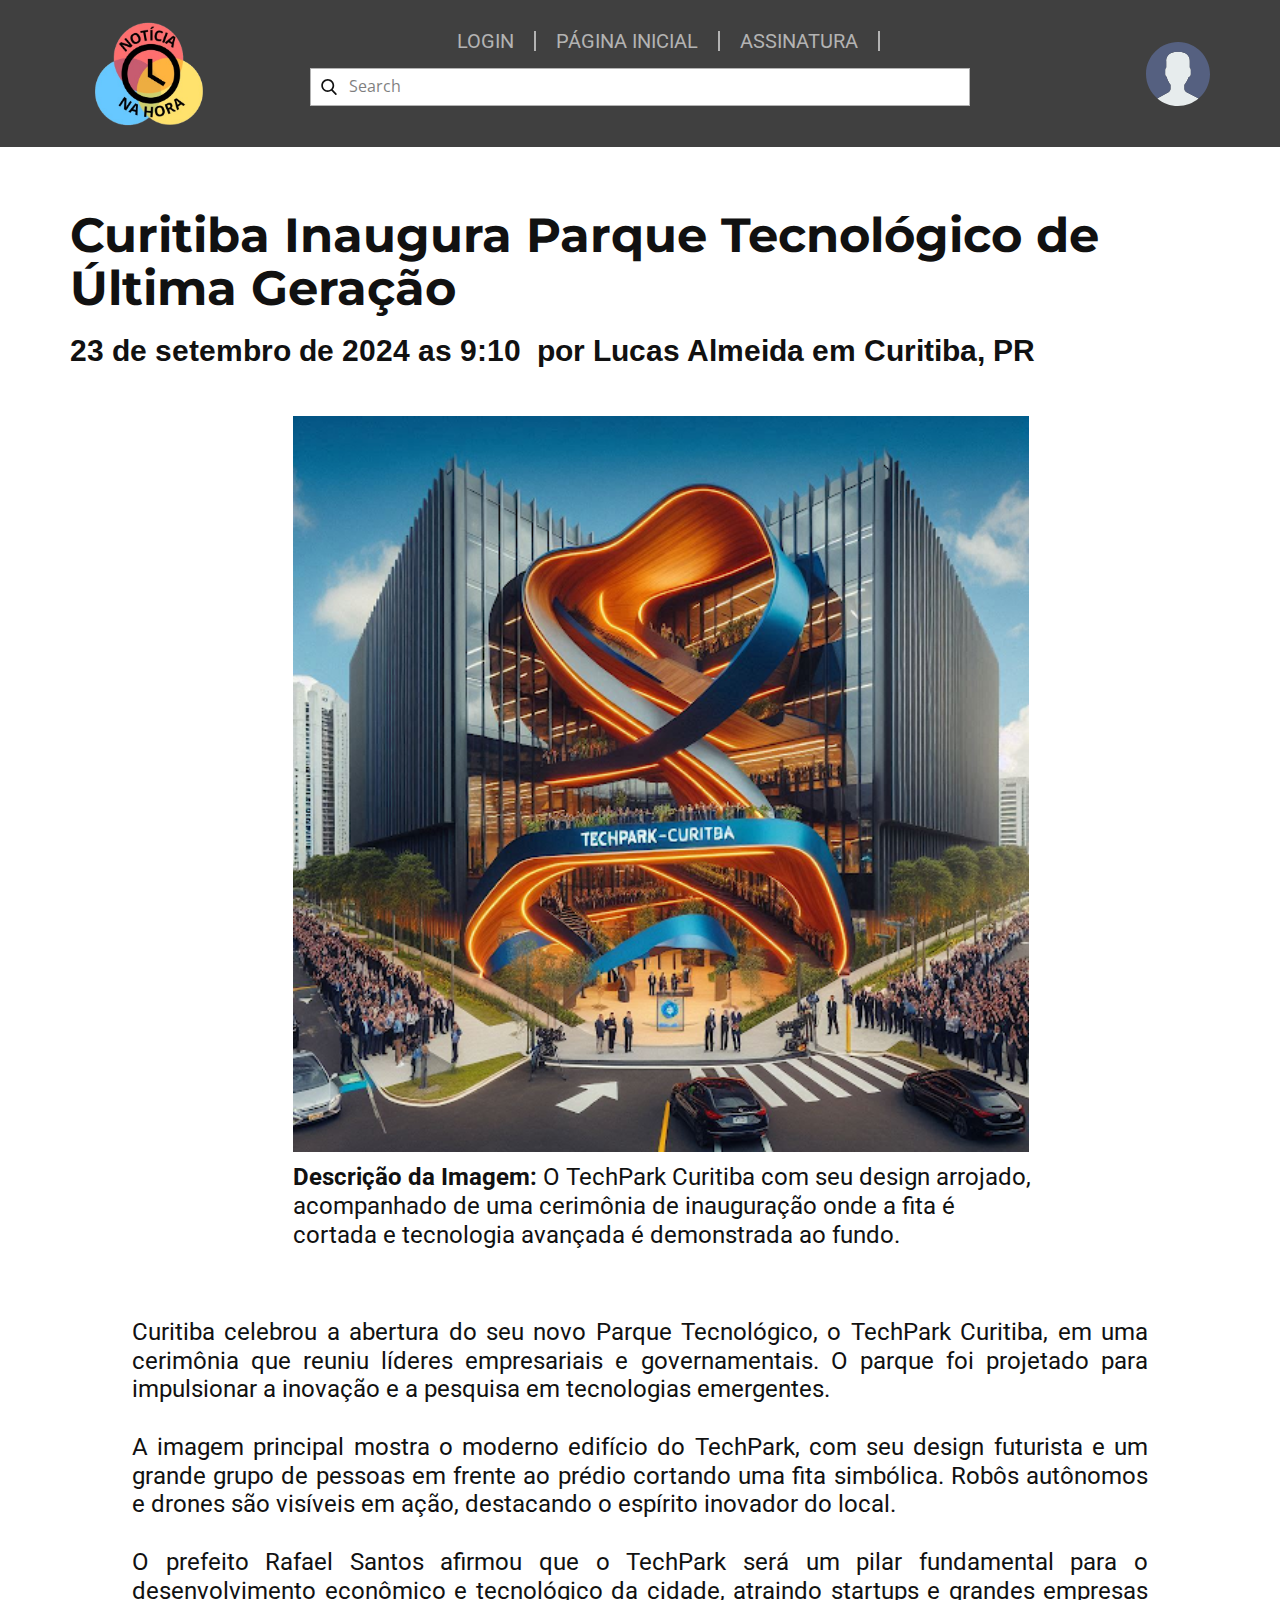
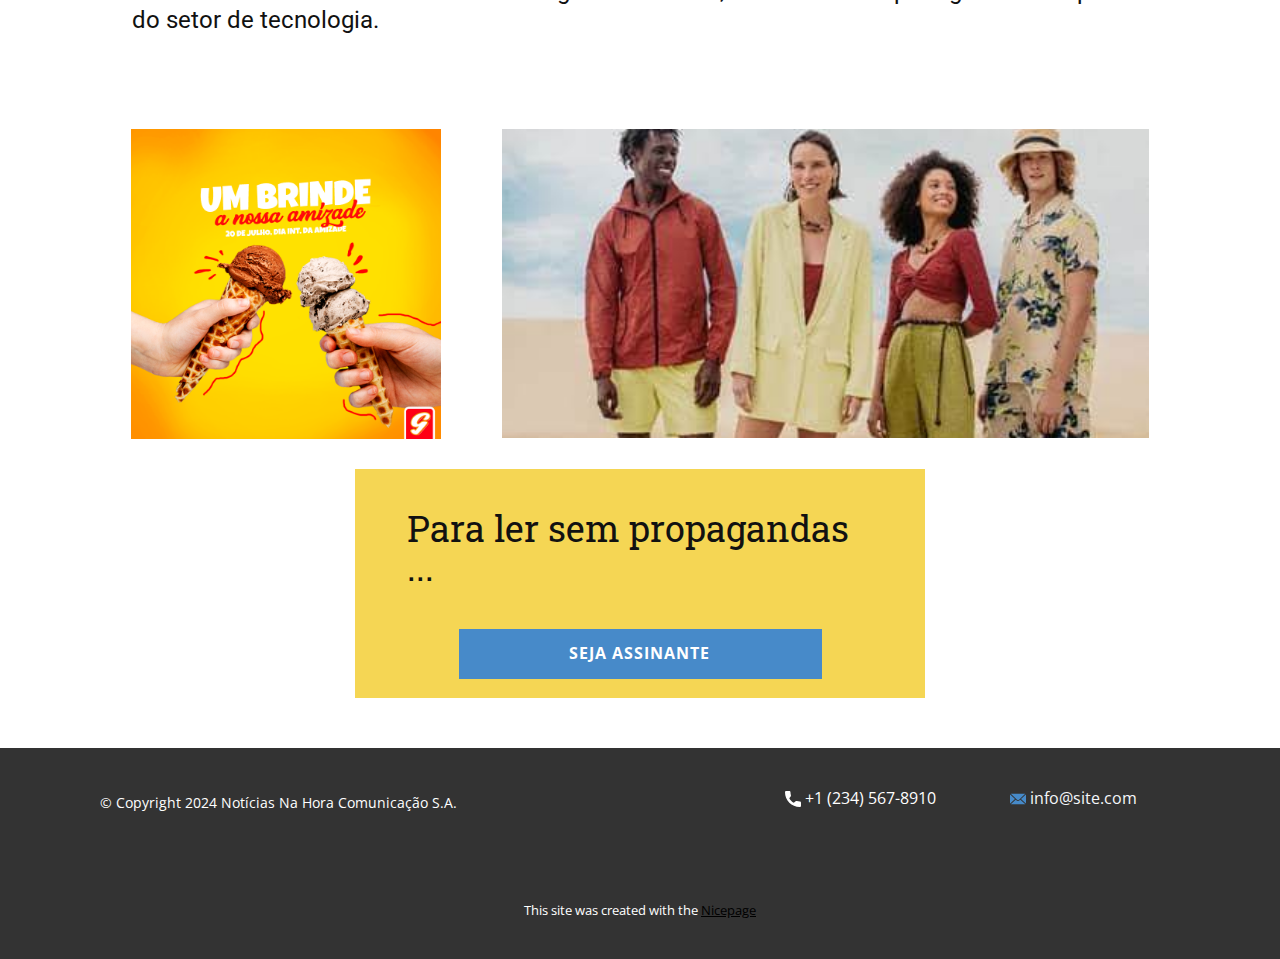
<file: Página-5.html>
<!DOCTYPE html>
<html style="font-size: 16px;" lang="pt"><head>
    <meta name="viewport" content="width=device-width, initial-scale=1.0">
    <meta charset="utf-8">
    <meta name="keywords" content="​Curitiba Inaugura Parque Tecnológico de Última Geração​​, Para ler sem propagandas​...​">
    <meta name="description" content="">
    <title>Página 3</title>
    <link rel="stylesheet" href="nicepage.css" media="screen">
<link rel="stylesheet" href="Página-3.css" media="screen">
    <script class="u-script" type="text/javascript" src="jquery-1.9.1.min.js" defer=""></script>
    <script class="u-script" type="text/javascript" src="nicepage.js" defer=""></script>
    <meta name="generator" content="Nicepage 6.18.1, nicepage.com">
    <link id="u-theme-google-font" rel="stylesheet" href="https://fonts.googleapis.com/css?family=Roboto:100,100i,300,300i,400,400i,500,500i,700,700i,900,900i|Open+Sans:300,300i,400,400i,500,500i,600,600i,700,700i,800,800i">
    <link id="u-page-google-font" rel="stylesheet" href="https://fonts.googleapis.com/css?family=Montserrat:100,100i,200,200i,300,300i,400,400i,500,500i,600,600i,700,700i,800,800i,900,900i|Roboto:100,100i,300,300i,400,400i,500,500i,700,700i,900,900i|Roboto+Slab:100,200,300,400,500,600,700,800,900|Arimo:400,400i,500,500i,600,600i,700,700i">
    
    
    
    
    <script type="application/ld+json">{
		"@context": "http://schema.org",
		"@type": "Organization",
		"name": "",
		"logo": "images/LOGO_OTCIA_NA_HORA-removebg-preview.png"
}</script>
    <meta name="theme-color" content="#478ac9">
    <meta property="og:title" content="Página 3">
    <meta property="og:type" content="website">
  <meta data-intl-tel-input-cdn-path="intlTelInput/"></head>
  <body data-path-to-root="./" data-include-products="false" class="u-body u-xl-mode" data-lang="pt"><header class="u-border-2 u-border-grey-75 u-clearfix u-grey-75 u-header u-header" id="sec-a3ec"><div class="u-clearfix u-sheet u-sheet-1">
        <nav class="u-menu u-menu-one-level u-offcanvas u-menu-1" data-responsive-from="MD">
          <div class="menu-collapse u-custom-font u-font-roboto" style="font-size: 1.25rem; letter-spacing: 0px; text-transform: uppercase;">
            <a class="u-button-style u-custom-active-border-color u-custom-active-color u-custom-border u-custom-border-color u-custom-borders u-custom-color u-custom-hover-border-color u-custom-hover-color u-custom-left-right-menu-spacing u-custom-padding-bottom u-custom-text-active-color u-custom-text-color u-custom-text-decoration u-custom-text-hover-color u-custom-top-bottom-menu-spacing u-nav-link u-text-active-palette-1-base u-text-hover-palette-2-base" href="#">
              <svg class="u-svg-link" viewBox="0 0 24 24"><use xlink:href="#menu-hamburger"></use></svg>
              <svg class="u-svg-content" version="1.1" id="menu-hamburger" viewBox="0 0 16 16" x="0px" y="0px" xmlns:xlink="http://www.w3.org/1999/xlink" xmlns="http://www.w3.org/2000/svg"><g><rect y="1" width="16" height="2"></rect><rect y="7" width="16" height="2"></rect><rect y="13" width="16" height="2"></rect>
</g></svg>
            </a>
          </div>
          <div class="u-custom-menu u-nav-container">
            <ul class="u-custom-font u-font-roboto u-nav u-spacing-0 u-unstyled u-nav-1"><li class="u-nav-item"><a class="u-border-2 u-border-active-grey-30 u-border-grey-30 u-border-hover-grey-30 u-border-no-bottom u-border-no-left u-border-no-top u-button-style u-nav-link u-text-active-palette-2-light-3 u-text-hover-grey-40" href="Página-2.html" style="padding: 0px 20px;">Login</a>
</li><li class="u-nav-item"><a class="u-border-2 u-border-active-grey-30 u-border-grey-30 u-border-hover-grey-30 u-border-no-bottom u-border-no-left u-border-no-top u-button-style u-nav-link u-text-active-palette-2-light-3 u-text-hover-grey-40" href="./" style="padding: 0px 20px;">Página Inicial</a>
</li><li class="u-nav-item"><a class="u-border-2 u-border-active-grey-30 u-border-grey-30 u-border-hover-grey-30 u-border-no-bottom u-border-no-left u-border-no-top u-button-style u-nav-link u-text-active-palette-2-light-3 u-text-hover-grey-40" href="Página-1.html" style="padding: 0px 20px;">Assinatura</a>
</li></ul>
          </div>
          <div class="u-custom-menu u-nav-container-collapse">
            <div class="u-black u-container-style u-inner-container-layout u-opacity u-opacity-95 u-sidenav">
              <div class="u-inner-container-layout u-sidenav-overflow">
                <div class="u-menu-close"></div>
                <ul class="u-align-center u-nav u-popupmenu-items u-unstyled u-nav-2"><li class="u-nav-item"><a class="u-button-style u-nav-link" href="Página-2.html">Login</a>
</li><li class="u-nav-item"><a class="u-button-style u-nav-link" href="./">Página Inicial</a>
</li><li class="u-nav-item"><a class="u-button-style u-nav-link" href="Página-1.html">Assinatura</a>
</li></ul>
              </div>
            </div>
            <div class="u-black u-menu-overlay u-opacity u-opacity-70"></div>
          </div>
          <style class="menu-style">@media (max-width: 939px) {
                    [data-responsive-from="MD"] .u-nav-container {
                        display: none;
                    }
                    [data-responsive-from="MD"] .menu-collapse {
                        display: block;
                    }
                }</style>
        </nav>
        <a href="#" class="u-image u-logo u-image-1" data-image-width="666" data-image-height="375">
          <img src="images/LOGO_OTCIA_NA_HORA-removebg-preview.png" class="u-logo-image u-logo-image-1">
        </a>
        <form action="#" class="u-border-1 u-border-grey-30 u-search u-search-left u-white u-search-1" data-search-token="0d0dc795-cba6-4044-9a19-b113e625e278" data-href="search/search.html">
          <button class="u-search-button" type="submit">
            <span class="u-search-icon u-spacing-10">
              <svg class="u-svg-link" preserveAspectRatio="xMidYMin slice" viewBox="0 0 56.966 56.966"><use xlink:href="#svg-6f72"></use></svg>
              <svg xmlns="http://www.w3.org/2000/svg" xmlns:xlink="http://www.w3.org/1999/xlink" version="1.1" id="svg-6f72" x="0px" y="0px" viewBox="0 0 56.966 56.966" style="enable-background:new 0 0 56.966 56.966;" xml:space="preserve" class="u-svg-content"><path d="M55.146,51.887L41.588,37.786c3.486-4.144,5.396-9.358,5.396-14.786c0-12.682-10.318-23-23-23s-23,10.318-23,23  s10.318,23,23,23c4.761,0,9.298-1.436,13.177-4.162l13.661,14.208c0.571,0.593,1.339,0.92,2.162,0.92  c0.779,0,1.518-0.297,2.079-0.837C56.255,54.982,56.293,53.08,55.146,51.887z M23.984,6c9.374,0,17,7.626,17,17s-7.626,17-17,17  s-17-7.626-17-17S14.61,6,23.984,6z"></path></svg>
            </span>
          </button>
          <input class="u-search-input" type="search" name="search" value="" placeholder="Search">
        </form><span class="u-icon u-icon-1"><svg class="u-svg-link" preserveAspectRatio="xMidYMin slice" viewBox="0 0 53 53" style=""><use xlink:href="#svg-30a6"></use></svg><svg xmlns="http://www.w3.org/2000/svg" xmlns:xlink="http://www.w3.org/1999/xlink" version="1.1" xml:space="preserve" class="u-svg-content" viewBox="0 0 53 53" x="0px" y="0px" id="svg-30a6" style="enable-background:new 0 0 53 53;"><path style="fill:#E7ECED;" d="M18.613,41.552l-7.907,4.313c-0.464,0.253-0.881,0.564-1.269,0.903C14.047,50.655,19.998,53,26.5,53
	c6.454,0,12.367-2.31,16.964-6.144c-0.424-0.358-0.884-0.68-1.394-0.934l-8.467-4.233c-1.094-0.547-1.785-1.665-1.785-2.888v-3.322
	c0.238-0.271,0.51-0.619,0.801-1.03c1.154-1.63,2.027-3.423,2.632-5.304c1.086-0.335,1.886-1.338,1.886-2.53v-3.546
	c0-0.78-0.347-1.477-0.886-1.965v-5.126c0,0,1.053-7.977-9.75-7.977s-9.75,7.977-9.75,7.977v5.126
	c-0.54,0.488-0.886,1.185-0.886,1.965v3.546c0,0.934,0.491,1.756,1.226,2.231c0.886,3.857,3.206,6.633,3.206,6.633v3.24
	C20.296,39.899,19.65,40.986,18.613,41.552z"></path><g><path style="fill:#556080;" d="M26.953,0.004C12.32-0.246,0.254,11.414,0.004,26.047C-0.138,34.344,3.56,41.801,9.448,46.76
		c0.385-0.336,0.798-0.644,1.257-0.894l7.907-4.313c1.037-0.566,1.683-1.653,1.683-2.835v-3.24c0,0-2.321-2.776-3.206-6.633
		c-0.734-0.475-1.226-1.296-1.226-2.231v-3.546c0-0.78,0.347-1.477,0.886-1.965v-5.126c0,0-1.053-7.977,9.75-7.977
		s9.75,7.977,9.75,7.977v5.126c0.54,0.488,0.886,1.185,0.886,1.965v3.546c0,1.192-0.8,2.195-1.886,2.53
		c-0.605,1.881-1.478,3.674-2.632,5.304c-0.291,0.411-0.563,0.759-0.801,1.03V38.8c0,1.223,0.691,2.342,1.785,2.888l8.467,4.233
		c0.508,0.254,0.967,0.575,1.39,0.932c5.71-4.762,9.399-11.882,9.536-19.9C53.246,12.32,41.587,0.254,26.953,0.004z"></path>
</g></svg></span>
      </div></header>
    <section class="u-clearfix u-section-1" id="sec-a714">
      <div class="u-clearfix u-sheet u-sheet-1">
        <h1 class="u-custom-font u-font-montserrat u-text u-text-default u-text-1"><b>Curitiba Inaugura Parque Tecnológico de Última Geração </b>
        </h1>
        <h5 class="u-custom-font u-text u-text-2"><b>23 de setembro de 2024 as 9:10 &nbsp;por Lucas Almeida em Curitiba,<span style="font-weight: 400;"></span> PR</b>
        </h5>
        <img class="u-image u-image-default u-preserve-proportions u-image-1" src="images/image.png" alt="" data-image-width="512" data-image-height="512">
        <h4 class="u-text u-text-3"><b>Descrição da Imagem: <span style="font-weight: 400;">O TechPark Curitiba com seu design arrojado, acompanhado de uma cerimônia de inauguração onde a fita é cortada e tecnologia avançada é demonstrada ao fundo.</span></b>
        </h4>
        <h4 class="u-align-justify u-custom-font u-font-roboto u-text u-text-4"> Curitiba celebrou a abertura do seu novo Parque Tecnológico, o TechPark Curitiba, em uma cerimônia que reuniu líderes empresariais e governamentais. O parque foi projetado para impulsionar a inovação e a pesquisa em tecnologias emergentes.<br>
          <br>A imagem principal mostra o moderno edifício do TechPark, com seu design futurista e um grande grupo de pessoas em frente ao prédio cortando uma fita simbólica. Robôs autônomos e drones são visíveis em ação, destacando o espírito inovador do local.<br>
          <br>O prefeito Rafael Santos afirmou que o TechPark será um pilar fundamental para o desenvolvimento econômico e tecnológico da cidade, atraindo startups e grandes empresas do setor de tecnologia.&nbsp;<br>
        </h4>
      </div>
    </section>
    <section class="u-clearfix u-section-2" id="sec-a17b">
      <div class="u-clearfix u-sheet u-sheet-1">
        <img class="u-image u-image-default u-preserve-proportions u-image-1" src="images/b537d11acde64f71b5f393f4b5705b82.png" alt="" data-image-width="800" data-image-height="800">
        <img class="u-image u-image-default u-image-2" src="images/OIP.jfif" alt="" data-image-width="426" data-image-height="284">
        <div class="u-container-style u-group u-palette-3-light-1 u-shape-rectangle u-group-1">
          <div class="u-container-layout u-container-layout-1">
            <h1 class="u-custom-font u-font-roboto-slab u-text u-text-default u-text-1">Para ler sem propagandas​... </h1>
            <a href="#" class="u-border-2 u-border-hover-palette-1-base u-border-palette-1-base u-btn u-button-style u-hover-white u-palette-1-base u-btn-1">SEJA ASSINANTE </a>
          </div>
        </div>
      </div>
    </section>
    
    
    
    <footer class="u-align-center u-clearfix u-container-align-center u-footer u-grey-80 u-footer" id="sec-a201"><div class="u-clearfix u-sheet u-sheet-1">
        <a href="mailto:info@site.com" class="u-active-none u-btn u-btn-rectangle u-button-style u-hover-none u-none u-text-palette-5-light-3 u-btn-1"><span class="u-icon u-icon-1"><svg class="u-svg-content" viewBox="0 0 24 16" x="0px" y="0px" style="width: 1em; height: 1em;"><path fill="currentColor" d="M23.8,1.1l-7.3,6.8l7.3,6.8c0.1-0.2,0.2-0.6,0.2-0.9V2C24,1.7,23.9,1.4,23.8,1.1z M21.8,0H2.2
	c-0.4,0-0.7,0.1-1,0.2L10.6,9c0.8,0.8,2.2,0.8,3,0l9.2-8.7C22.6,0.1,22.2,0,21.8,0z M0.2,1.1C0.1,1.4,0,1.7,0,2V14
	c0,0.3,0.1,0.6,0.2,0.9l7.3-6.8L0.2,1.1z M15.5,9l-1.1,1c-1.3,1.2-3.6,1.2-4.9,0l-1-1l-7.3,6.8c0.2,0.1,0.6,0.2,1,0.2H22
	c0.4,0,0.6-0.1,1-0.2L15.5,9z"></path></svg></span>&nbsp;info@site.com
        </a>
        <a href="#" class="u-active-none u-btn u-btn-rectangle u-button-style u-hover-none u-none u-btn-2"><span class="u-icon"><svg class="u-svg-content" viewBox="0 0 405.333 405.333" x="0px" y="0px" style="width: 1em; height: 1em;"><path d="M373.333,266.88c-25.003,0-49.493-3.904-72.704-11.563c-11.328-3.904-24.192-0.896-31.637,6.699l-46.016,34.752    c-52.8-28.181-86.592-61.952-114.389-114.368l33.813-44.928c8.512-8.512,11.563-20.971,7.915-32.64    C142.592,81.472,138.667,56.96,138.667,32c0-17.643-14.357-32-32-32H32C14.357,0,0,14.357,0,32    c0,205.845,167.488,373.333,373.333,373.333c17.643,0,32-14.357,32-32V298.88C405.333,281.237,390.976,266.88,373.333,266.88z"></path></svg></span>&nbsp;+1 (234) 567-8910
        </a>
        <p class="u-small-text u-text u-text-variant u-text-1"> © Copyright 2024 Notícias Na Hora Comunicação S.A.</p>
      </div></footer>
    <section class="u-backlink u-clearfix u-grey-80">
      <p class="u-text">
        <span>This site was created with the </span>
        <a class="u-link" href="https://nicepage.com/" target="_blank" rel="nofollow">
          <span>Nicepage</span>
        </a>
      </p>
    </section>
  
</body></html>
</file>
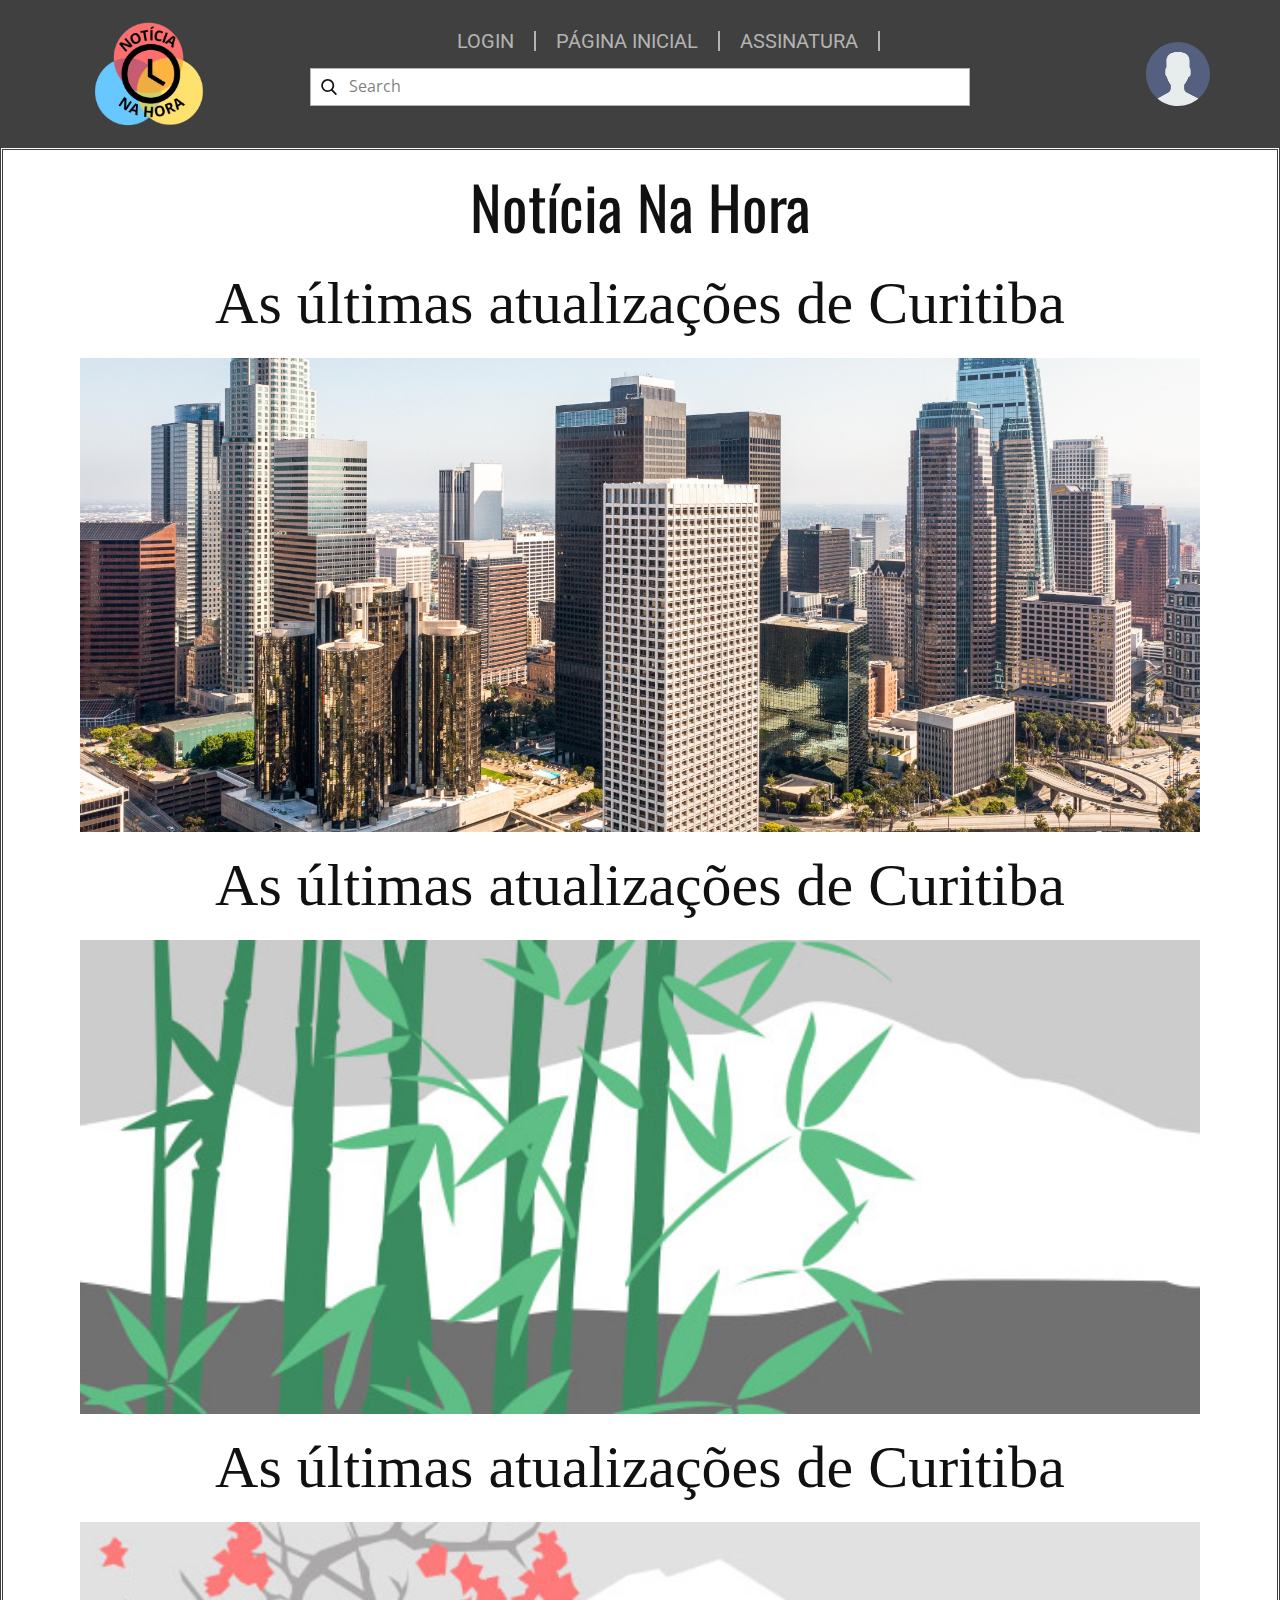
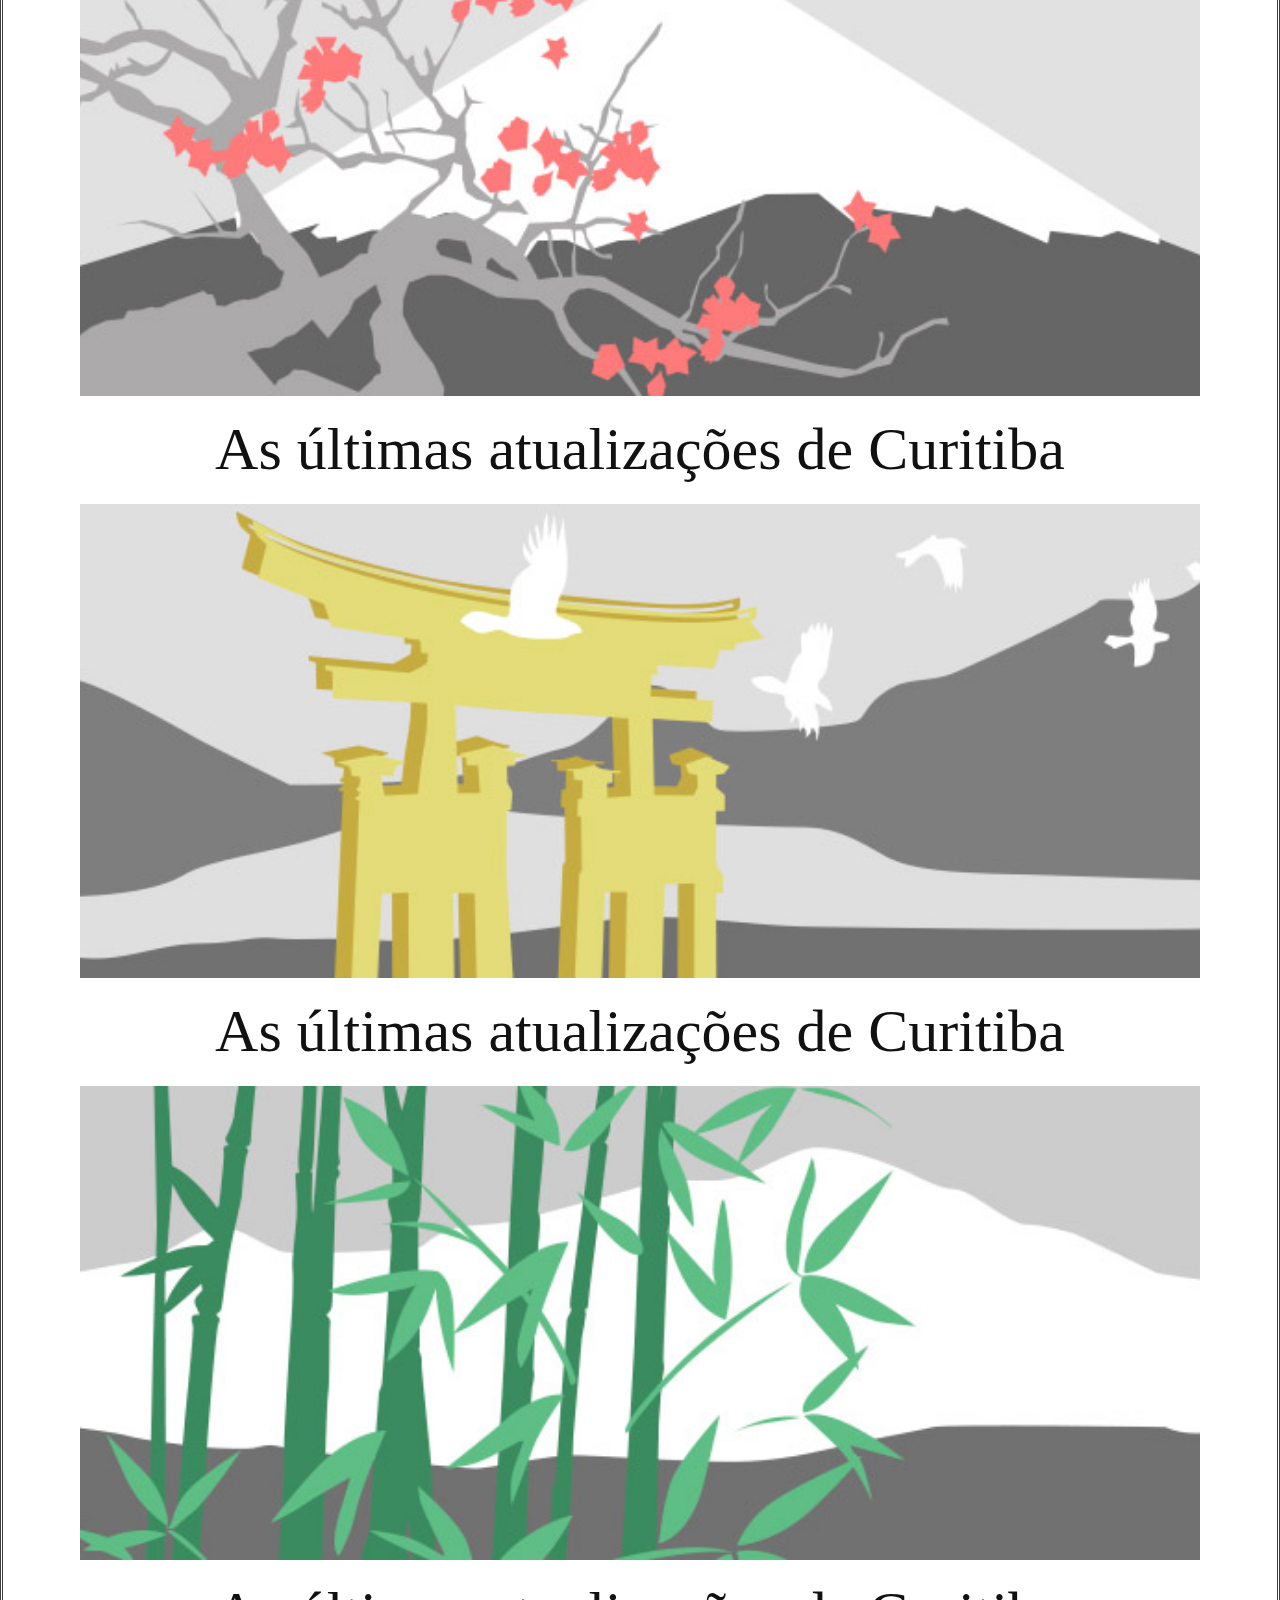
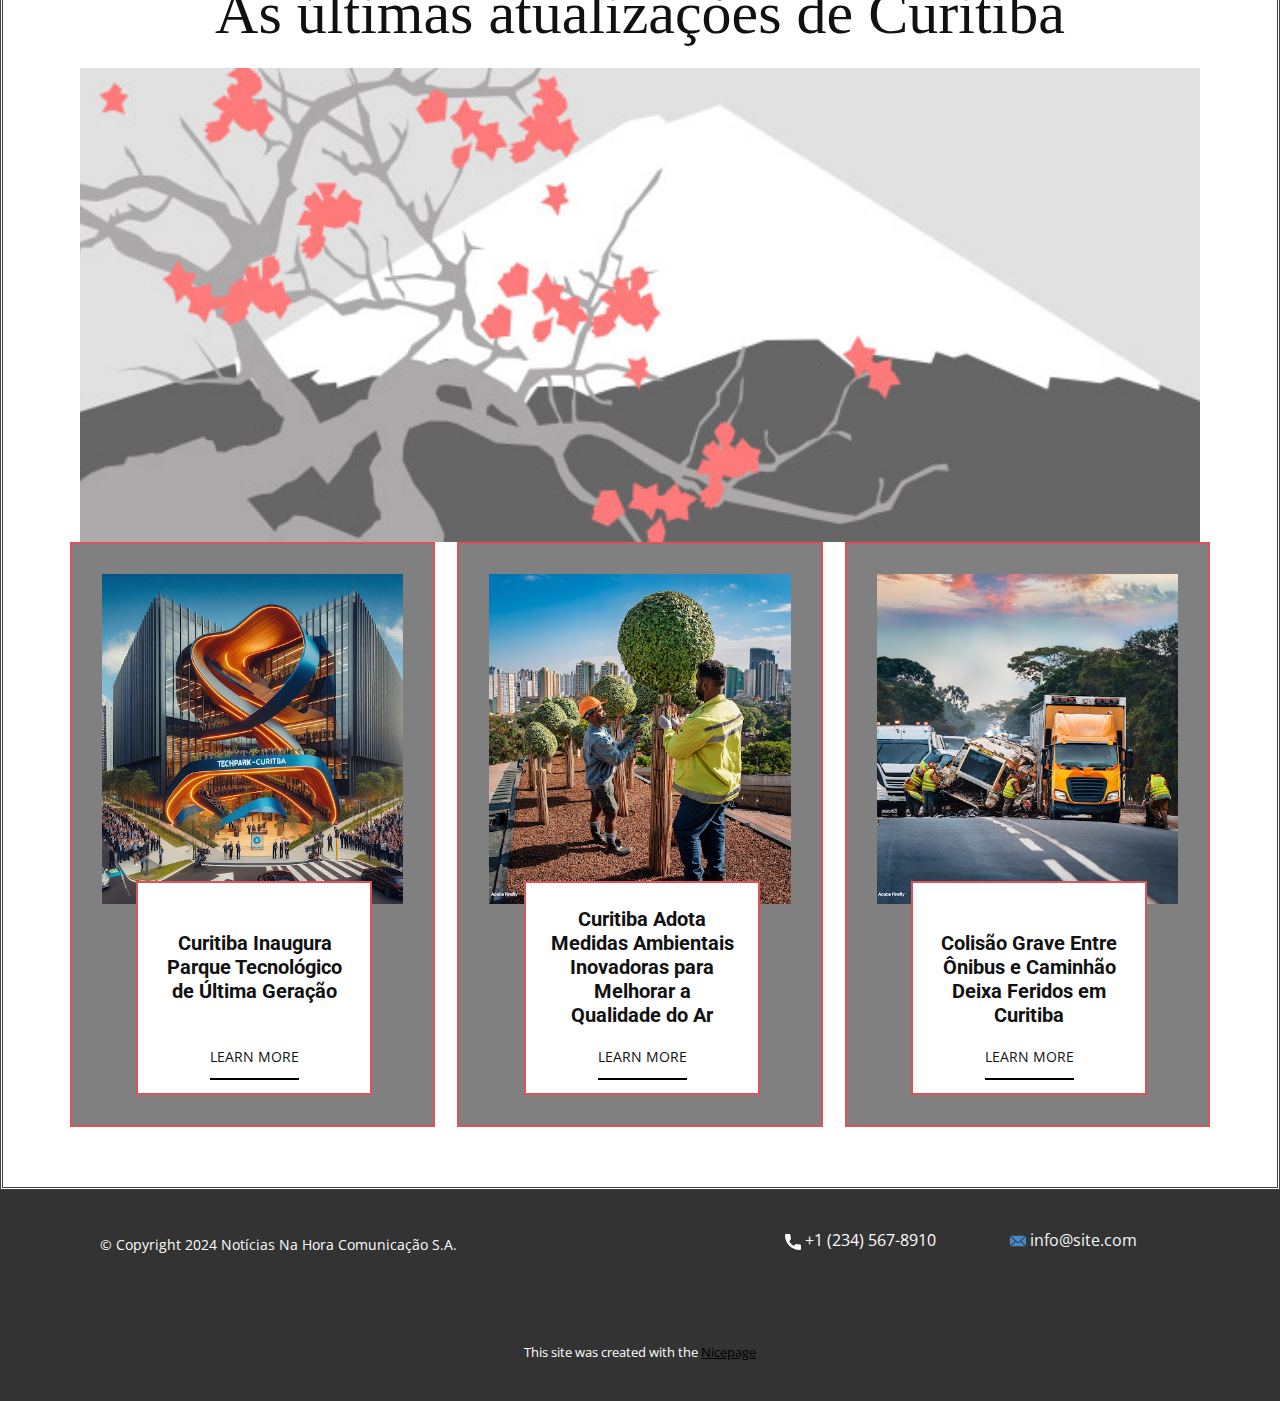
<file: blog/blog.html>
<!DOCTYPE html>
<html style="font-size: 16px;" lang="pt"><head>
    <meta name="viewport" content="width=device-width, initial-scale=1.0">
    <meta charset="utf-8">
    <meta name="keywords" content="As últimas atualizações de Curitiba​, Título da Postagem 6">
    <meta name="description" content="">
    <title>Blog</title>
    <link rel="stylesheet" href="../nicepage.css" media="screen">
<link rel="stylesheet" href="../Blog-Template.css" media="screen">
    <script class="u-script" type="text/javascript" src="../jquery-1.9.1.min.js" defer=""></script>
    <script class="u-script" type="text/javascript" src="../nicepage.js" defer=""></script>
    <meta name="generator" content="Nicepage 6.18.1, nicepage.com">
    <link id="u-theme-google-font" rel="stylesheet" href="https://fonts.googleapis.com/css?family=Roboto:100,100i,300,300i,400,400i,500,500i,700,700i,900,900i|Open+Sans:300,300i,400,400i,500,500i,600,600i,700,700i,800,800i">
    <link id="u-page-google-font" rel="stylesheet" href="https://fonts.googleapis.com/css?family=Oswald:200,300,400,500,600,700|Roboto:100,100i,300,300i,400,400i,500,500i,700,700i,900,900i">
    
    
    
    <script type="application/ld+json">{
		"@context": "http://schema.org",
		"@type": "Organization",
		"name": "",
		"logo": "images/LOGO_OTCIA_NA_HORA-removebg-preview.png"
}</script>
    <meta name="theme-color" content="#478ac9">
  <meta data-intl-tel-input-cdn-path="intlTelInput/"></head>
  <body data-path-to-root="./" data-include-products="false" class="u-body u-xl-mode" data-lang="pt"><header class="u-border-2 u-border-grey-75 u-clearfix u-grey-75 u-header u-header" id="sec-a3ec"><div class="u-clearfix u-sheet u-sheet-1">
        <nav class="u-menu u-menu-one-level u-offcanvas u-menu-1" data-responsive-from="MD">
          <div class="menu-collapse u-custom-font u-font-roboto" style="font-size: 1.25rem; letter-spacing: 0px; text-transform: uppercase;">
            <a class="u-button-style u-custom-active-border-color u-custom-active-color u-custom-border u-custom-border-color u-custom-borders u-custom-color u-custom-hover-border-color u-custom-hover-color u-custom-left-right-menu-spacing u-custom-padding-bottom u-custom-text-active-color u-custom-text-color u-custom-text-decoration u-custom-text-hover-color u-custom-top-bottom-menu-spacing u-nav-link u-text-active-palette-1-base u-text-hover-palette-2-base" href="#">
              <svg class="u-svg-link" viewBox="0 0 24 24"><use xlink:href="#menu-hamburger"></use></svg>
              <svg class="u-svg-content" version="1.1" id="menu-hamburger" viewBox="0 0 16 16" x="0px" y="0px" xmlns:xlink="http://www.w3.org/1999/xlink" xmlns="http://www.w3.org/2000/svg"><g><rect y="1" width="16" height="2"></rect><rect y="7" width="16" height="2"></rect><rect y="13" width="16" height="2"></rect>
</g></svg>
            </a>
          </div>
          <div class="u-custom-menu u-nav-container">
            <ul class="u-custom-font u-font-roboto u-nav u-spacing-0 u-unstyled u-nav-1"><li class="u-nav-item"><a class="u-border-2 u-border-active-grey-30 u-border-grey-30 u-border-hover-grey-30 u-border-no-bottom u-border-no-left u-border-no-top u-button-style u-nav-link u-text-active-palette-2-light-3 u-text-hover-grey-40" href="../Página-2.html" style="padding: 0px 20px;">Login</a>
</li><li class="u-nav-item"><a class="u-border-2 u-border-active-grey-30 u-border-grey-30 u-border-hover-grey-30 u-border-no-bottom u-border-no-left u-border-no-top u-button-style u-nav-link u-text-active-palette-2-light-3 u-text-hover-grey-40" href="../" style="padding: 0px 20px;">Página Inicial</a>
</li><li class="u-nav-item"><a class="u-border-2 u-border-active-grey-30 u-border-grey-30 u-border-hover-grey-30 u-border-no-bottom u-border-no-left u-border-no-top u-button-style u-nav-link u-text-active-palette-2-light-3 u-text-hover-grey-40" href="../Página-1.html" style="padding: 0px 20px;">Assinatura</a>
</li></ul>
          </div>
          <div class="u-custom-menu u-nav-container-collapse">
            <div class="u-black u-container-style u-inner-container-layout u-opacity u-opacity-95 u-sidenav">
              <div class="u-inner-container-layout u-sidenav-overflow">
                <div class="u-menu-close"></div>
                <ul class="u-align-center u-nav u-popupmenu-items u-unstyled u-nav-2"><li class="u-nav-item"><a class="u-button-style u-nav-link" href="../Página-2.html">Login</a>
</li><li class="u-nav-item"><a class="u-button-style u-nav-link" href="../">Página Inicial</a>
</li><li class="u-nav-item"><a class="u-button-style u-nav-link" href="../Página-1.html">Assinatura</a>
</li></ul>
              </div>
            </div>
            <div class="u-black u-menu-overlay u-opacity u-opacity-70"></div>
          </div>
          <style class="menu-style">@media (max-width: 939px) {
                    [data-responsive-from="MD"] .u-nav-container {
                        display: none;
                    }
                    [data-responsive-from="MD"] .menu-collapse {
                        display: block;
                    }
                }</style>
        </nav>
        <a href="#" class="u-image u-logo u-image-1" data-image-width="666" data-image-height="375">
          <img src="../images/LOGO_OTCIA_NA_HORA-removebg-preview.png" class="u-logo-image u-logo-image-1">
        </a>
        <form action="#" class="u-border-1 u-border-grey-30 u-search u-search-left u-white u-search-1" data-search-token="0d0dc795-cba6-4044-9a19-b113e625e278" data-href="../search/search.html">
          <button class="u-search-button" type="submit">
            <span class="u-search-icon u-spacing-10">
              <svg class="u-svg-link" preserveAspectRatio="xMidYMin slice" viewBox="0 0 56.966 56.966"><use xlink:href="#svg-6f72"></use></svg>
              <svg xmlns="http://www.w3.org/2000/svg" xmlns:xlink="http://www.w3.org/1999/xlink" version="1.1" id="svg-6f72" x="0px" y="0px" viewBox="0 0 56.966 56.966" style="enable-background:new 0 0 56.966 56.966;" xml:space="preserve" class="u-svg-content"><path d="M55.146,51.887L41.588,37.786c3.486-4.144,5.396-9.358,5.396-14.786c0-12.682-10.318-23-23-23s-23,10.318-23,23  s10.318,23,23,23c4.761,0,9.298-1.436,13.177-4.162l13.661,14.208c0.571,0.593,1.339,0.92,2.162,0.92  c0.779,0,1.518-0.297,2.079-0.837C56.255,54.982,56.293,53.08,55.146,51.887z M23.984,6c9.374,0,17,7.626,17,17s-7.626,17-17,17  s-17-7.626-17-17S14.61,6,23.984,6z"></path></svg>
            </span>
          </button>
          <input class="u-search-input" type="search" name="search" value="" placeholder="Search">
        </form><span class="u-icon u-icon-1"><svg class="u-svg-link" preserveAspectRatio="xMidYMin slice" viewBox="0 0 53 53" style=""><use xlink:href="#svg-30a6"></use></svg><svg xmlns="http://www.w3.org/2000/svg" xmlns:xlink="http://www.w3.org/1999/xlink" version="1.1" xml:space="preserve" class="u-svg-content" viewBox="0 0 53 53" x="0px" y="0px" id="svg-30a6" style="enable-background:new 0 0 53 53;"><path style="fill:#E7ECED;" d="M18.613,41.552l-7.907,4.313c-0.464,0.253-0.881,0.564-1.269,0.903C14.047,50.655,19.998,53,26.5,53
	c6.454,0,12.367-2.31,16.964-6.144c-0.424-0.358-0.884-0.68-1.394-0.934l-8.467-4.233c-1.094-0.547-1.785-1.665-1.785-2.888v-3.322
	c0.238-0.271,0.51-0.619,0.801-1.03c1.154-1.63,2.027-3.423,2.632-5.304c1.086-0.335,1.886-1.338,1.886-2.53v-3.546
	c0-0.78-0.347-1.477-0.886-1.965v-5.126c0,0,1.053-7.977-9.75-7.977s-9.75,7.977-9.75,7.977v5.126
	c-0.54,0.488-0.886,1.185-0.886,1.965v3.546c0,0.934,0.491,1.756,1.226,2.231c0.886,3.857,3.206,6.633,3.206,6.633v3.24
	C20.296,39.899,19.65,40.986,18.613,41.552z"></path><g><path style="fill:#556080;" d="M26.953,0.004C12.32-0.246,0.254,11.414,0.004,26.047C-0.138,34.344,3.56,41.801,9.448,46.76
		c0.385-0.336,0.798-0.644,1.257-0.894l7.907-4.313c1.037-0.566,1.683-1.653,1.683-2.835v-3.24c0,0-2.321-2.776-3.206-6.633
		c-0.734-0.475-1.226-1.296-1.226-2.231v-3.546c0-0.78,0.347-1.477,0.886-1.965v-5.126c0,0-1.053-7.977,9.75-7.977
		s9.75,7.977,9.75,7.977v5.126c0.54,0.488,0.886,1.185,0.886,1.965v3.546c0,1.192-0.8,2.195-1.886,2.53
		c-0.605,1.881-1.478,3.674-2.632,5.304c-0.291,0.411-0.563,0.759-0.801,1.03V38.8c0,1.223,0.691,2.342,1.785,2.888l8.467,4.233
		c0.508,0.254,0.967,0.575,1.39,0.932c5.71-4.762,9.399-11.882,9.536-19.9C53.246,12.32,41.587,0.254,26.953,0.004z"></path>
</g></svg></span>
      </div></header>
    <section class="u-align-center u-border-3 u-border-grey-75 u-clearfix u-container-align-center u-white u-section-1" id="sec-86ba">
      <div class="u-clearfix u-sheet u-sheet-1">
        <h3 class="u-custom-font u-font-oswald u-text u-text-1">Notícia Na Hora</h3><!--blog--><!--blog_options_json--><!--{"type":"Recent","source":"","tags":"","count":""}--><!--/blog_options_json-->
        <div class="u-align-center u-blog u-expanded-width u-blog-1">
          <div class="u-list-control"></div>
          <div class="u-repeater u-repeater-1"><!--blog_post-->
            <div class="u-align-center u-blog-post u-container-align-center u-container-style u-repeater-item">
              <div class="u-container-layout u-similar-container u-container-layout-1">
                <h1 class="u-align-center u-text u-title u-text-2">As últimas atualizações de Curitiba </h1><!--blog_post_image-->
                <a class="u-post-header-link" href="../blog/post-5.html"><img alt="" class="custom-expanded u-blog-control u-image u-image-default u-image-1" data-image-width="5464" data-image-height="3640" src="../images/complex-aerial-view-city.jpg"></a><!--/blog_post_image-->
              </div>
            </div><div class="u-align-center u-blog-post u-container-align-center u-container-style u-repeater-item">
              <div class="u-container-layout u-similar-container u-container-layout-1">
                <h1 class="u-align-center u-text u-title u-text-2">As últimas atualizações de Curitiba </h1><!--blog_post_image-->
                <a class="u-post-header-link" href="../blog/post-4.html"><img alt="" class="custom-expanded u-blog-control u-image u-image-default u-image-1" data-image-width="5464" data-image-height="3640" src="../images/68f64b9d.jpeg"></a><!--/blog_post_image-->
              </div>
            </div><div class="u-align-center u-blog-post u-container-align-center u-container-style u-repeater-item">
              <div class="u-container-layout u-similar-container u-container-layout-1">
                <h1 class="u-align-center u-text u-title u-text-2">As últimas atualizações de Curitiba </h1><!--blog_post_image-->
                <a class="u-post-header-link" href="../blog/post-3.html"><img alt="" class="custom-expanded u-blog-control u-image u-image-default u-image-1" data-image-width="5464" data-image-height="3640" src="../images/0fd3416c.jpeg"></a><!--/blog_post_image-->
              </div>
            </div><div class="u-align-center u-blog-post u-container-align-center u-container-style u-repeater-item">
              <div class="u-container-layout u-similar-container u-container-layout-1">
                <h1 class="u-align-center u-text u-title u-text-2">As últimas atualizações de Curitiba </h1><!--blog_post_image-->
                <a class="u-post-header-link" href="../blog/post-2.html"><img alt="" class="custom-expanded u-blog-control u-image u-image-default u-image-1" data-image-width="5464" data-image-height="3640" src="../images/8ad73f3c.jpeg"></a><!--/blog_post_image-->
              </div>
            </div><div class="u-align-center u-blog-post u-container-align-center u-container-style u-repeater-item">
              <div class="u-container-layout u-similar-container u-container-layout-1">
                <h1 class="u-align-center u-text u-title u-text-2">As últimas atualizações de Curitiba </h1><!--blog_post_image-->
                <a class="u-post-header-link" href="../blog/post-1.html"><img alt="" class="custom-expanded u-blog-control u-image u-image-default u-image-1" data-image-width="5464" data-image-height="3640" src="../images/68f64b9d.jpeg"></a><!--/blog_post_image-->
              </div>
            </div><div class="u-align-center u-blog-post u-container-align-center u-container-style u-repeater-item">
              <div class="u-container-layout u-similar-container u-container-layout-1">
                <h1 class="u-align-center u-text u-title u-text-2">As últimas atualizações de Curitiba </h1><!--blog_post_image-->
                <a class="u-post-header-link" href="../blog/post.html"><img alt="" class="custom-expanded u-blog-control u-image u-image-default u-image-1" data-image-width="5464" data-image-height="3640" src="../images/0fd3416c.jpeg"></a><!--/blog_post_image-->
              </div>
            </div><!--/blog_post-->
          </div>
          <div class="u-list-control"></div>
        </div><!--/blog-->
        <div class="u-expanded-width u-list u-list-1">
          <div class="u-repeater u-repeater-2">
            <div class="u-border-2 u-border-palette-2-base u-container-style u-grey-50 u-list-item u-repeater-item u-list-item-1">
              <div class="u-container-layout u-container-layout-2">
                <img alt="" class="u-expanded-width u-image u-image-default u-image-2" data-image-width="512" data-image-height="512" src="../images/image.png">
                <div class="u-align-center u-border-2 u-border-palette-2-base u-container-align-center u-container-style u-group u-white u-group-1">
                  <div class="u-container-layout u-container-layout-3">
                    <h4 class="u-align-center u-text u-text-3">
                      <br>
                      <br><b>Curitiba Inaugura Parque Tecnológico de Última Geração</b>
                      <br>
                      <br>
                    </h4>
                    <a href="" class="u-active-none u-border-2 u-border-black u-border-hover-palette-2-base u-border-no-left u-border-no-right u-border-no-top u-btn u-btn-rectangle u-button-style u-hover-none u-none u-text-body-color u-text-hover-palette-2-base u-btn-1">learn more</a>
                  </div>
                </div>
              </div>
            </div>
            <div class="u-border-2 u-border-palette-2-base u-container-style u-grey-50 u-list-item u-repeater-item u-video-cover u-list-item-2">
              <div class="u-container-layout u-similar-container u-container-layout-4">
                <img alt="" class="u-expanded-width u-image u-image-default u-image-3" data-image-width="512" data-image-height="512" src="../images/image-1.png">
                <div class="u-align-center u-border-2 u-border-palette-2-base u-container-align-center u-container-style u-group u-white u-group-2">
                  <div class="u-container-layout u-container-layout-5">
                    <h4 class="u-align-center u-text u-text-4"><b>
                        <br>Curitiba Adota Medidas Ambientais Inovadoras para Melhorar a Qualidade do Ar</b>
                      <br>
                    </h4>
                    <a href="" class="u-active-none u-border-2 u-border-black u-border-hover-palette-2-base u-border-no-left u-border-no-right u-border-no-top u-btn u-btn-rectangle u-button-style u-hover-none u-none u-text-body-color u-text-hover-palette-2-base u-btn-2">learn more</a>
                  </div>
                </div>
              </div>
            </div>
            <div class="u-border-2 u-border-palette-2-base u-container-style u-grey-50 u-list-item u-repeater-item u-video-cover u-list-item-3">
              <div class="u-container-layout u-similar-container u-container-layout-6">
                <img alt="" class="u-expanded-width u-image u-image-default u-image-4" data-image-width="512" data-image-height="512" src="../images/image-2.png">
                <div class="u-align-center u-border-2 u-border-palette-2-base u-container-align-center u-container-style u-group u-white u-group-3">
                  <div class="u-container-layout u-container-layout-7">
                    <h4 class="u-align-center u-text u-text-5"><b>
                        <br>
                        <br>Colisão Grave Entre Ônibus e Caminhão Deixa Feridos em Curitiba</b>
                      <br>
                    </h4>
                    <a href="" class="u-active-none u-border-2 u-border-black u-border-hover-palette-2-base u-border-no-left u-border-no-right u-border-no-top u-btn u-btn-rectangle u-button-style u-hover-none u-none u-text-body-color u-text-hover-palette-2-base u-btn-3">learn more</a>
                  </div>
                </div>
              </div>
            </div>
          </div>
        </div>
      </div>
    </section>
    
    
    
    <footer class="u-align-center u-clearfix u-container-align-center u-footer u-grey-80 u-footer" id="sec-a201"><div class="u-clearfix u-sheet u-sheet-1">
        <a href="../mailto:info@site.com" class="u-active-none u-btn u-btn-rectangle u-button-style u-hover-none u-none u-text-palette-5-light-3 u-btn-1"><span class="u-icon u-icon-1"><svg class="u-svg-content" viewBox="0 0 24 16" x="0px" y="0px" style="width: 1em; height: 1em;"><path fill="currentColor" d="M23.8,1.1l-7.3,6.8l7.3,6.8c0.1-0.2,0.2-0.6,0.2-0.9V2C24,1.7,23.9,1.4,23.8,1.1z M21.8,0H2.2
	c-0.4,0-0.7,0.1-1,0.2L10.6,9c0.8,0.8,2.2,0.8,3,0l9.2-8.7C22.6,0.1,22.2,0,21.8,0z M0.2,1.1C0.1,1.4,0,1.7,0,2V14
	c0,0.3,0.1,0.6,0.2,0.9l7.3-6.8L0.2,1.1z M15.5,9l-1.1,1c-1.3,1.2-3.6,1.2-4.9,0l-1-1l-7.3,6.8c0.2,0.1,0.6,0.2,1,0.2H22
	c0.4,0,0.6-0.1,1-0.2L15.5,9z"></path></svg></span>&nbsp;info@site.com
        </a>
        <a href="#" class="u-active-none u-btn u-btn-rectangle u-button-style u-hover-none u-none u-btn-2"><span class="u-icon"><svg class="u-svg-content" viewBox="0 0 405.333 405.333" x="0px" y="0px" style="width: 1em; height: 1em;"><path d="M373.333,266.88c-25.003,0-49.493-3.904-72.704-11.563c-11.328-3.904-24.192-0.896-31.637,6.699l-46.016,34.752    c-52.8-28.181-86.592-61.952-114.389-114.368l33.813-44.928c8.512-8.512,11.563-20.971,7.915-32.64    C142.592,81.472,138.667,56.96,138.667,32c0-17.643-14.357-32-32-32H32C14.357,0,0,14.357,0,32    c0,205.845,167.488,373.333,373.333,373.333c17.643,0,32-14.357,32-32V298.88C405.333,281.237,390.976,266.88,373.333,266.88z"></path></svg></span>&nbsp;+1 (234) 567-8910
        </a>
        <p class="u-small-text u-text u-text-variant u-text-1"> © Copyright 2024 Notícias Na Hora Comunicação S.A.</p>
      </div></footer>
    <section class="u-backlink u-clearfix u-grey-80">
      <p class="u-text">
        <span>This site was created with the </span>
        <a class="u-link" href="https://nicepage.com/" target="_blank" rel="nofollow">
          <span>Nicepage</span>
        </a>
      </p>
    </section>
  
</body></html>
</file>
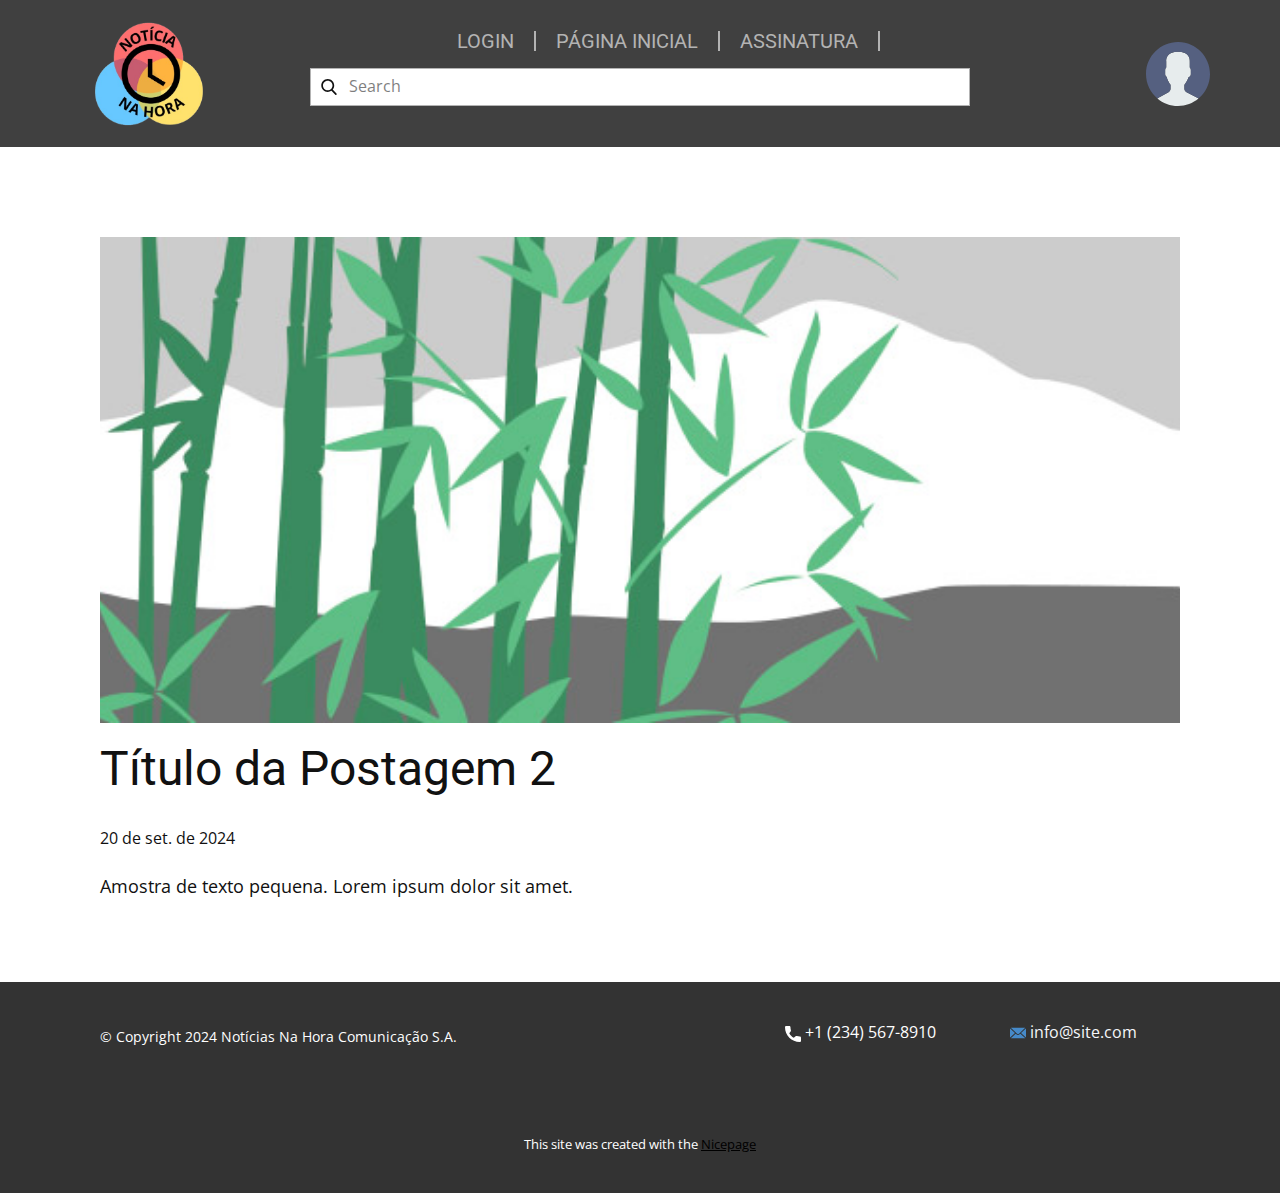
<file: blog/post-1.html>
<!DOCTYPE html>
<html style="font-size: 16px;" lang="pt"><head>
    <meta name="viewport" content="width=device-width, initial-scale=1.0">
    <meta charset="utf-8">
    <meta name="keywords" content="Título da Postagem 1">
    <meta name="description" content="">
    <title>Título da Postagem 2</title>
    <link rel="stylesheet" href="../nicepage.css" media="screen">
<link rel="stylesheet" href="../Post-Template.css" media="screen">
    <script class="u-script" type="text/javascript" src="../jquery-1.9.1.min.js" defer=""></script>
    <script class="u-script" type="text/javascript" src="../nicepage.js" defer=""></script>
    <meta name="generator" content="Nicepage 6.18.1, nicepage.com">
    <link id="u-theme-google-font" rel="stylesheet" href="https://fonts.googleapis.com/css?family=Roboto:100,100i,300,300i,400,400i,500,500i,700,700i,900,900i|Open+Sans:300,300i,400,400i,500,500i,600,600i,700,700i,800,800i">
    <link id="u-page-google-font" rel="stylesheet" href="https://fonts.googleapis.com/css?family=Roboto:100,100i,300,300i,400,400i,500,500i,700,700i,900,900i">
    
    
    
    <script type="application/ld+json">{
		"@context": "http://schema.org",
		"@type": "Organization",
		"name": "",
		"logo": "images/LOGO_OTCIA_NA_HORA-removebg-preview.png"
}</script>
    <meta name="theme-color" content="#478ac9">
  <meta data-intl-tel-input-cdn-path="intlTelInput/"></head>
  <body data-path-to-root="./" data-include-products="false" class="u-body u-xl-mode" data-lang="pt"><header class="u-border-2 u-border-grey-75 u-clearfix u-grey-75 u-header u-header" id="sec-a3ec"><div class="u-clearfix u-sheet u-sheet-1">
        <nav class="u-menu u-menu-one-level u-offcanvas u-menu-1" data-responsive-from="MD">
          <div class="menu-collapse u-custom-font u-font-roboto" style="font-size: 1.25rem; letter-spacing: 0px; text-transform: uppercase;">
            <a class="u-button-style u-custom-active-border-color u-custom-active-color u-custom-border u-custom-border-color u-custom-borders u-custom-color u-custom-hover-border-color u-custom-hover-color u-custom-left-right-menu-spacing u-custom-padding-bottom u-custom-text-active-color u-custom-text-color u-custom-text-decoration u-custom-text-hover-color u-custom-top-bottom-menu-spacing u-nav-link u-text-active-palette-1-base u-text-hover-palette-2-base" href="#">
              <svg class="u-svg-link" viewBox="0 0 24 24"><use xlink:href="#menu-hamburger"></use></svg>
              <svg class="u-svg-content" version="1.1" id="menu-hamburger" viewBox="0 0 16 16" x="0px" y="0px" xmlns:xlink="http://www.w3.org/1999/xlink" xmlns="http://www.w3.org/2000/svg"><g><rect y="1" width="16" height="2"></rect><rect y="7" width="16" height="2"></rect><rect y="13" width="16" height="2"></rect>
</g></svg>
            </a>
          </div>
          <div class="u-custom-menu u-nav-container">
            <ul class="u-custom-font u-font-roboto u-nav u-spacing-0 u-unstyled u-nav-1"><li class="u-nav-item"><a class="u-border-2 u-border-active-grey-30 u-border-grey-30 u-border-hover-grey-30 u-border-no-bottom u-border-no-left u-border-no-top u-button-style u-nav-link u-text-active-palette-2-light-3 u-text-hover-grey-40" href="../Página-2.html" style="padding: 0px 20px;">Login</a>
</li><li class="u-nav-item"><a class="u-border-2 u-border-active-grey-30 u-border-grey-30 u-border-hover-grey-30 u-border-no-bottom u-border-no-left u-border-no-top u-button-style u-nav-link u-text-active-palette-2-light-3 u-text-hover-grey-40" href="../" style="padding: 0px 20px;">Página Inicial</a>
</li><li class="u-nav-item"><a class="u-border-2 u-border-active-grey-30 u-border-grey-30 u-border-hover-grey-30 u-border-no-bottom u-border-no-left u-border-no-top u-button-style u-nav-link u-text-active-palette-2-light-3 u-text-hover-grey-40" href="../Página-1.html" style="padding: 0px 20px;">Assinatura</a>
</li></ul>
          </div>
          <div class="u-custom-menu u-nav-container-collapse">
            <div class="u-black u-container-style u-inner-container-layout u-opacity u-opacity-95 u-sidenav">
              <div class="u-inner-container-layout u-sidenav-overflow">
                <div class="u-menu-close"></div>
                <ul class="u-align-center u-nav u-popupmenu-items u-unstyled u-nav-2"><li class="u-nav-item"><a class="u-button-style u-nav-link" href="../Página-2.html">Login</a>
</li><li class="u-nav-item"><a class="u-button-style u-nav-link" href="../">Página Inicial</a>
</li><li class="u-nav-item"><a class="u-button-style u-nav-link" href="../Página-1.html">Assinatura</a>
</li></ul>
              </div>
            </div>
            <div class="u-black u-menu-overlay u-opacity u-opacity-70"></div>
          </div>
          <style class="menu-style">@media (max-width: 939px) {
                    [data-responsive-from="MD"] .u-nav-container {
                        display: none;
                    }
                    [data-responsive-from="MD"] .menu-collapse {
                        display: block;
                    }
                }</style>
        </nav>
        <a href="#" class="u-image u-logo u-image-1" data-image-width="666" data-image-height="375">
          <img src="../images/LOGO_OTCIA_NA_HORA-removebg-preview.png" class="u-logo-image u-logo-image-1">
        </a>
        <form action="#" class="u-border-1 u-border-grey-30 u-search u-search-left u-white u-search-1" data-search-token="0d0dc795-cba6-4044-9a19-b113e625e278" data-href="../search/search.html">
          <button class="u-search-button" type="submit">
            <span class="u-search-icon u-spacing-10">
              <svg class="u-svg-link" preserveAspectRatio="xMidYMin slice" viewBox="0 0 56.966 56.966"><use xlink:href="#svg-6f72"></use></svg>
              <svg xmlns="http://www.w3.org/2000/svg" xmlns:xlink="http://www.w3.org/1999/xlink" version="1.1" id="svg-6f72" x="0px" y="0px" viewBox="0 0 56.966 56.966" style="enable-background:new 0 0 56.966 56.966;" xml:space="preserve" class="u-svg-content"><path d="M55.146,51.887L41.588,37.786c3.486-4.144,5.396-9.358,5.396-14.786c0-12.682-10.318-23-23-23s-23,10.318-23,23  s10.318,23,23,23c4.761,0,9.298-1.436,13.177-4.162l13.661,14.208c0.571,0.593,1.339,0.92,2.162,0.92  c0.779,0,1.518-0.297,2.079-0.837C56.255,54.982,56.293,53.08,55.146,51.887z M23.984,6c9.374,0,17,7.626,17,17s-7.626,17-17,17  s-17-7.626-17-17S14.61,6,23.984,6z"></path></svg>
            </span>
          </button>
          <input class="u-search-input" type="search" name="search" value="" placeholder="Search">
        </form><span class="u-icon u-icon-1"><svg class="u-svg-link" preserveAspectRatio="xMidYMin slice" viewBox="0 0 53 53" style=""><use xlink:href="#svg-30a6"></use></svg><svg xmlns="http://www.w3.org/2000/svg" xmlns:xlink="http://www.w3.org/1999/xlink" version="1.1" xml:space="preserve" class="u-svg-content" viewBox="0 0 53 53" x="0px" y="0px" id="svg-30a6" style="enable-background:new 0 0 53 53;"><path style="fill:#E7ECED;" d="M18.613,41.552l-7.907,4.313c-0.464,0.253-0.881,0.564-1.269,0.903C14.047,50.655,19.998,53,26.5,53
	c6.454,0,12.367-2.31,16.964-6.144c-0.424-0.358-0.884-0.68-1.394-0.934l-8.467-4.233c-1.094-0.547-1.785-1.665-1.785-2.888v-3.322
	c0.238-0.271,0.51-0.619,0.801-1.03c1.154-1.63,2.027-3.423,2.632-5.304c1.086-0.335,1.886-1.338,1.886-2.53v-3.546
	c0-0.78-0.347-1.477-0.886-1.965v-5.126c0,0,1.053-7.977-9.75-7.977s-9.75,7.977-9.75,7.977v5.126
	c-0.54,0.488-0.886,1.185-0.886,1.965v3.546c0,0.934,0.491,1.756,1.226,2.231c0.886,3.857,3.206,6.633,3.206,6.633v3.24
	C20.296,39.899,19.65,40.986,18.613,41.552z"></path><g><path style="fill:#556080;" d="M26.953,0.004C12.32-0.246,0.254,11.414,0.004,26.047C-0.138,34.344,3.56,41.801,9.448,46.76
		c0.385-0.336,0.798-0.644,1.257-0.894l7.907-4.313c1.037-0.566,1.683-1.653,1.683-2.835v-3.24c0,0-2.321-2.776-3.206-6.633
		c-0.734-0.475-1.226-1.296-1.226-2.231v-3.546c0-0.78,0.347-1.477,0.886-1.965v-5.126c0,0-1.053-7.977,9.75-7.977
		s9.75,7.977,9.75,7.977v5.126c0.54,0.488,0.886,1.185,0.886,1.965v3.546c0,1.192-0.8,2.195-1.886,2.53
		c-0.605,1.881-1.478,3.674-2.632,5.304c-0.291,0.411-0.563,0.759-0.801,1.03V38.8c0,1.223,0.691,2.342,1.785,2.888l8.467,4.233
		c0.508,0.254,0.967,0.575,1.39,0.932c5.71-4.762,9.399-11.882,9.536-19.9C53.246,12.32,41.587,0.254,26.953,0.004z"></path>
</g></svg></span>
      </div></header>
    <section class="u-align-center u-clearfix u-container-align-center u-section-1" id="sec-b49f">
      <div class="u-clearfix u-sheet u-valign-middle-md u-valign-middle-sm u-valign-middle-xs u-sheet-1"><!--post_details--><!--post_details_options_json--><!--{"source":""}--><!--/post_details_options_json--><!--blog_post-->
        <div class="u-container-style u-expanded-width u-post-details u-post-details-1">
          <div class="u-container-layout u-valign-middle u-container-layout-1"><!--blog_post_image-->
            <img alt="" class="u-blog-control u-expanded-width u-image u-image-default u-image-1" src="../images/68f64b9d.jpeg"><!--/blog_post_image--><!--blog_post_header-->
            <h2 class="u-blog-control u-text u-text-1">Título da Postagem 2</h2><!--/blog_post_header--><!--blog_post_metadata-->
            <div class="u-blog-control u-metadata u-metadata-1"><!--blog_post_metadata_date-->
              <span class="u-meta-date u-meta-icon">20 de set. de 2024</span><!--/blog_post_metadata_date--><!--blog_post_metadata_category-->
              <!--/blog_post_metadata_category--><!--blog_post_metadata_comments-->
              <!--/blog_post_metadata_comments-->
            </div><!--/blog_post_metadata--><!--blog_post_content-->
            <div class="u-align-justify u-blog-control u-post-content u-text u-text-2 fr-view">
  Amostra de texto pequena. Lorem ipsum dolor sit amet.
  </div><!--/blog_post_content-->
          </div>
        </div><!--/blog_post--><!--/post_details-->
      </div>
    </section>
    
    
    
    <footer class="u-align-center u-clearfix u-container-align-center u-footer u-grey-80 u-footer" id="sec-a201"><div class="u-clearfix u-sheet u-sheet-1">
        <a href="../mailto:info@site.com" class="u-active-none u-btn u-btn-rectangle u-button-style u-hover-none u-none u-text-palette-5-light-3 u-btn-1"><span class="u-icon u-icon-1"><svg class="u-svg-content" viewBox="0 0 24 16" x="0px" y="0px" style="width: 1em; height: 1em;"><path fill="currentColor" d="M23.8,1.1l-7.3,6.8l7.3,6.8c0.1-0.2,0.2-0.6,0.2-0.9V2C24,1.7,23.9,1.4,23.8,1.1z M21.8,0H2.2
	c-0.4,0-0.7,0.1-1,0.2L10.6,9c0.8,0.8,2.2,0.8,3,0l9.2-8.7C22.6,0.1,22.2,0,21.8,0z M0.2,1.1C0.1,1.4,0,1.7,0,2V14
	c0,0.3,0.1,0.6,0.2,0.9l7.3-6.8L0.2,1.1z M15.5,9l-1.1,1c-1.3,1.2-3.6,1.2-4.9,0l-1-1l-7.3,6.8c0.2,0.1,0.6,0.2,1,0.2H22
	c0.4,0,0.6-0.1,1-0.2L15.5,9z"></path></svg></span>&nbsp;info@site.com
        </a>
        <a href="#" class="u-active-none u-btn u-btn-rectangle u-button-style u-hover-none u-none u-btn-2"><span class="u-icon"><svg class="u-svg-content" viewBox="0 0 405.333 405.333" x="0px" y="0px" style="width: 1em; height: 1em;"><path d="M373.333,266.88c-25.003,0-49.493-3.904-72.704-11.563c-11.328-3.904-24.192-0.896-31.637,6.699l-46.016,34.752    c-52.8-28.181-86.592-61.952-114.389-114.368l33.813-44.928c8.512-8.512,11.563-20.971,7.915-32.64    C142.592,81.472,138.667,56.96,138.667,32c0-17.643-14.357-32-32-32H32C14.357,0,0,14.357,0,32    c0,205.845,167.488,373.333,373.333,373.333c17.643,0,32-14.357,32-32V298.88C405.333,281.237,390.976,266.88,373.333,266.88z"></path></svg></span>&nbsp;+1 (234) 567-8910
        </a>
        <p class="u-small-text u-text u-text-variant u-text-1"> © Copyright 2024 Notícias Na Hora Comunicação S.A.</p>
      </div></footer>
    <section class="u-backlink u-clearfix u-grey-80">
      <p class="u-text">
        <span>This site was created with the </span>
        <a class="u-link" href="https://nicepage.com/" target="_blank" rel="nofollow">
          <span>Nicepage</span>
        </a>
      </p>
    </section>
  
</body></html>
</file>
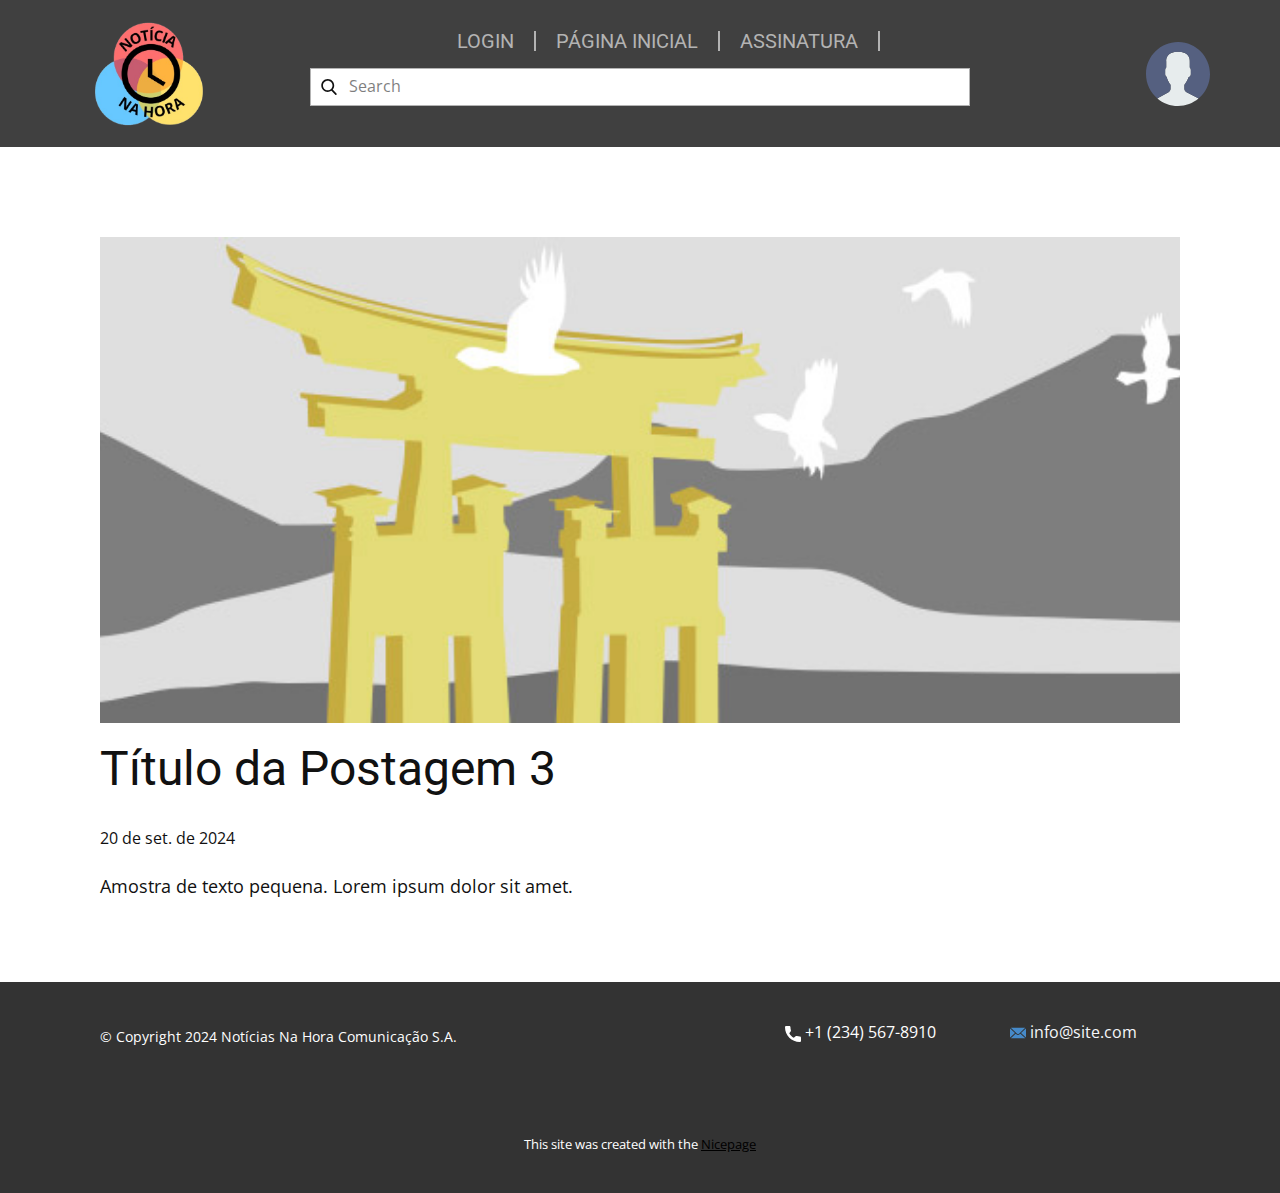
<file: blog/post-2.html>
<!DOCTYPE html>
<html style="font-size: 16px;" lang="pt"><head>
    <meta name="viewport" content="width=device-width, initial-scale=1.0">
    <meta charset="utf-8">
    <meta name="keywords" content="Título da Postagem 1">
    <meta name="description" content="">
    <title>Título da Postagem 3</title>
    <link rel="stylesheet" href="../nicepage.css" media="screen">
<link rel="stylesheet" href="../Post-Template.css" media="screen">
    <script class="u-script" type="text/javascript" src="../jquery-1.9.1.min.js" defer=""></script>
    <script class="u-script" type="text/javascript" src="../nicepage.js" defer=""></script>
    <meta name="generator" content="Nicepage 6.18.1, nicepage.com">
    <link id="u-theme-google-font" rel="stylesheet" href="https://fonts.googleapis.com/css?family=Roboto:100,100i,300,300i,400,400i,500,500i,700,700i,900,900i|Open+Sans:300,300i,400,400i,500,500i,600,600i,700,700i,800,800i">
    <link id="u-page-google-font" rel="stylesheet" href="https://fonts.googleapis.com/css?family=Roboto:100,100i,300,300i,400,400i,500,500i,700,700i,900,900i">
    
    
    
    <script type="application/ld+json">{
		"@context": "http://schema.org",
		"@type": "Organization",
		"name": "",
		"logo": "images/LOGO_OTCIA_NA_HORA-removebg-preview.png"
}</script>
    <meta name="theme-color" content="#478ac9">
  <meta data-intl-tel-input-cdn-path="intlTelInput/"></head>
  <body data-path-to-root="./" data-include-products="false" class="u-body u-xl-mode" data-lang="pt"><header class="u-border-2 u-border-grey-75 u-clearfix u-grey-75 u-header u-header" id="sec-a3ec"><div class="u-clearfix u-sheet u-sheet-1">
        <nav class="u-menu u-menu-one-level u-offcanvas u-menu-1" data-responsive-from="MD">
          <div class="menu-collapse u-custom-font u-font-roboto" style="font-size: 1.25rem; letter-spacing: 0px; text-transform: uppercase;">
            <a class="u-button-style u-custom-active-border-color u-custom-active-color u-custom-border u-custom-border-color u-custom-borders u-custom-color u-custom-hover-border-color u-custom-hover-color u-custom-left-right-menu-spacing u-custom-padding-bottom u-custom-text-active-color u-custom-text-color u-custom-text-decoration u-custom-text-hover-color u-custom-top-bottom-menu-spacing u-nav-link u-text-active-palette-1-base u-text-hover-palette-2-base" href="#">
              <svg class="u-svg-link" viewBox="0 0 24 24"><use xlink:href="#menu-hamburger"></use></svg>
              <svg class="u-svg-content" version="1.1" id="menu-hamburger" viewBox="0 0 16 16" x="0px" y="0px" xmlns:xlink="http://www.w3.org/1999/xlink" xmlns="http://www.w3.org/2000/svg"><g><rect y="1" width="16" height="2"></rect><rect y="7" width="16" height="2"></rect><rect y="13" width="16" height="2"></rect>
</g></svg>
            </a>
          </div>
          <div class="u-custom-menu u-nav-container">
            <ul class="u-custom-font u-font-roboto u-nav u-spacing-0 u-unstyled u-nav-1"><li class="u-nav-item"><a class="u-border-2 u-border-active-grey-30 u-border-grey-30 u-border-hover-grey-30 u-border-no-bottom u-border-no-left u-border-no-top u-button-style u-nav-link u-text-active-palette-2-light-3 u-text-hover-grey-40" href="../Página-2.html" style="padding: 0px 20px;">Login</a>
</li><li class="u-nav-item"><a class="u-border-2 u-border-active-grey-30 u-border-grey-30 u-border-hover-grey-30 u-border-no-bottom u-border-no-left u-border-no-top u-button-style u-nav-link u-text-active-palette-2-light-3 u-text-hover-grey-40" href="../" style="padding: 0px 20px;">Página Inicial</a>
</li><li class="u-nav-item"><a class="u-border-2 u-border-active-grey-30 u-border-grey-30 u-border-hover-grey-30 u-border-no-bottom u-border-no-left u-border-no-top u-button-style u-nav-link u-text-active-palette-2-light-3 u-text-hover-grey-40" href="../Página-1.html" style="padding: 0px 20px;">Assinatura</a>
</li></ul>
          </div>
          <div class="u-custom-menu u-nav-container-collapse">
            <div class="u-black u-container-style u-inner-container-layout u-opacity u-opacity-95 u-sidenav">
              <div class="u-inner-container-layout u-sidenav-overflow">
                <div class="u-menu-close"></div>
                <ul class="u-align-center u-nav u-popupmenu-items u-unstyled u-nav-2"><li class="u-nav-item"><a class="u-button-style u-nav-link" href="../Página-2.html">Login</a>
</li><li class="u-nav-item"><a class="u-button-style u-nav-link" href="../">Página Inicial</a>
</li><li class="u-nav-item"><a class="u-button-style u-nav-link" href="../Página-1.html">Assinatura</a>
</li></ul>
              </div>
            </div>
            <div class="u-black u-menu-overlay u-opacity u-opacity-70"></div>
          </div>
          <style class="menu-style">@media (max-width: 939px) {
                    [data-responsive-from="MD"] .u-nav-container {
                        display: none;
                    }
                    [data-responsive-from="MD"] .menu-collapse {
                        display: block;
                    }
                }</style>
        </nav>
        <a href="#" class="u-image u-logo u-image-1" data-image-width="666" data-image-height="375">
          <img src="../images/LOGO_OTCIA_NA_HORA-removebg-preview.png" class="u-logo-image u-logo-image-1">
        </a>
        <form action="#" class="u-border-1 u-border-grey-30 u-search u-search-left u-white u-search-1" data-search-token="0d0dc795-cba6-4044-9a19-b113e625e278" data-href="../search/search.html">
          <button class="u-search-button" type="submit">
            <span class="u-search-icon u-spacing-10">
              <svg class="u-svg-link" preserveAspectRatio="xMidYMin slice" viewBox="0 0 56.966 56.966"><use xlink:href="#svg-6f72"></use></svg>
              <svg xmlns="http://www.w3.org/2000/svg" xmlns:xlink="http://www.w3.org/1999/xlink" version="1.1" id="svg-6f72" x="0px" y="0px" viewBox="0 0 56.966 56.966" style="enable-background:new 0 0 56.966 56.966;" xml:space="preserve" class="u-svg-content"><path d="M55.146,51.887L41.588,37.786c3.486-4.144,5.396-9.358,5.396-14.786c0-12.682-10.318-23-23-23s-23,10.318-23,23  s10.318,23,23,23c4.761,0,9.298-1.436,13.177-4.162l13.661,14.208c0.571,0.593,1.339,0.92,2.162,0.92  c0.779,0,1.518-0.297,2.079-0.837C56.255,54.982,56.293,53.08,55.146,51.887z M23.984,6c9.374,0,17,7.626,17,17s-7.626,17-17,17  s-17-7.626-17-17S14.61,6,23.984,6z"></path></svg>
            </span>
          </button>
          <input class="u-search-input" type="search" name="search" value="" placeholder="Search">
        </form><span class="u-icon u-icon-1"><svg class="u-svg-link" preserveAspectRatio="xMidYMin slice" viewBox="0 0 53 53" style=""><use xlink:href="#svg-30a6"></use></svg><svg xmlns="http://www.w3.org/2000/svg" xmlns:xlink="http://www.w3.org/1999/xlink" version="1.1" xml:space="preserve" class="u-svg-content" viewBox="0 0 53 53" x="0px" y="0px" id="svg-30a6" style="enable-background:new 0 0 53 53;"><path style="fill:#E7ECED;" d="M18.613,41.552l-7.907,4.313c-0.464,0.253-0.881,0.564-1.269,0.903C14.047,50.655,19.998,53,26.5,53
	c6.454,0,12.367-2.31,16.964-6.144c-0.424-0.358-0.884-0.68-1.394-0.934l-8.467-4.233c-1.094-0.547-1.785-1.665-1.785-2.888v-3.322
	c0.238-0.271,0.51-0.619,0.801-1.03c1.154-1.63,2.027-3.423,2.632-5.304c1.086-0.335,1.886-1.338,1.886-2.53v-3.546
	c0-0.78-0.347-1.477-0.886-1.965v-5.126c0,0,1.053-7.977-9.75-7.977s-9.75,7.977-9.75,7.977v5.126
	c-0.54,0.488-0.886,1.185-0.886,1.965v3.546c0,0.934,0.491,1.756,1.226,2.231c0.886,3.857,3.206,6.633,3.206,6.633v3.24
	C20.296,39.899,19.65,40.986,18.613,41.552z"></path><g><path style="fill:#556080;" d="M26.953,0.004C12.32-0.246,0.254,11.414,0.004,26.047C-0.138,34.344,3.56,41.801,9.448,46.76
		c0.385-0.336,0.798-0.644,1.257-0.894l7.907-4.313c1.037-0.566,1.683-1.653,1.683-2.835v-3.24c0,0-2.321-2.776-3.206-6.633
		c-0.734-0.475-1.226-1.296-1.226-2.231v-3.546c0-0.78,0.347-1.477,0.886-1.965v-5.126c0,0-1.053-7.977,9.75-7.977
		s9.75,7.977,9.75,7.977v5.126c0.54,0.488,0.886,1.185,0.886,1.965v3.546c0,1.192-0.8,2.195-1.886,2.53
		c-0.605,1.881-1.478,3.674-2.632,5.304c-0.291,0.411-0.563,0.759-0.801,1.03V38.8c0,1.223,0.691,2.342,1.785,2.888l8.467,4.233
		c0.508,0.254,0.967,0.575,1.39,0.932c5.71-4.762,9.399-11.882,9.536-19.9C53.246,12.32,41.587,0.254,26.953,0.004z"></path>
</g></svg></span>
      </div></header>
    <section class="u-align-center u-clearfix u-container-align-center u-section-1" id="sec-b49f">
      <div class="u-clearfix u-sheet u-valign-middle-md u-valign-middle-sm u-valign-middle-xs u-sheet-1"><!--post_details--><!--post_details_options_json--><!--{"source":""}--><!--/post_details_options_json--><!--blog_post-->
        <div class="u-container-style u-expanded-width u-post-details u-post-details-1">
          <div class="u-container-layout u-valign-middle u-container-layout-1"><!--blog_post_image-->
            <img alt="" class="u-blog-control u-expanded-width u-image u-image-default u-image-1" src="../images/8ad73f3c.jpeg"><!--/blog_post_image--><!--blog_post_header-->
            <h2 class="u-blog-control u-text u-text-1">Título da Postagem 3</h2><!--/blog_post_header--><!--blog_post_metadata-->
            <div class="u-blog-control u-metadata u-metadata-1"><!--blog_post_metadata_date-->
              <span class="u-meta-date u-meta-icon">20 de set. de 2024</span><!--/blog_post_metadata_date--><!--blog_post_metadata_category-->
              <!--/blog_post_metadata_category--><!--blog_post_metadata_comments-->
              <!--/blog_post_metadata_comments-->
            </div><!--/blog_post_metadata--><!--blog_post_content-->
            <div class="u-align-justify u-blog-control u-post-content u-text u-text-2 fr-view">
  Amostra de texto pequena. Lorem ipsum dolor sit amet.
  </div><!--/blog_post_content-->
          </div>
        </div><!--/blog_post--><!--/post_details-->
      </div>
    </section>
    
    
    
    <footer class="u-align-center u-clearfix u-container-align-center u-footer u-grey-80 u-footer" id="sec-a201"><div class="u-clearfix u-sheet u-sheet-1">
        <a href="../mailto:info@site.com" class="u-active-none u-btn u-btn-rectangle u-button-style u-hover-none u-none u-text-palette-5-light-3 u-btn-1"><span class="u-icon u-icon-1"><svg class="u-svg-content" viewBox="0 0 24 16" x="0px" y="0px" style="width: 1em; height: 1em;"><path fill="currentColor" d="M23.8,1.1l-7.3,6.8l7.3,6.8c0.1-0.2,0.2-0.6,0.2-0.9V2C24,1.7,23.9,1.4,23.8,1.1z M21.8,0H2.2
	c-0.4,0-0.7,0.1-1,0.2L10.6,9c0.8,0.8,2.2,0.8,3,0l9.2-8.7C22.6,0.1,22.2,0,21.8,0z M0.2,1.1C0.1,1.4,0,1.7,0,2V14
	c0,0.3,0.1,0.6,0.2,0.9l7.3-6.8L0.2,1.1z M15.5,9l-1.1,1c-1.3,1.2-3.6,1.2-4.9,0l-1-1l-7.3,6.8c0.2,0.1,0.6,0.2,1,0.2H22
	c0.4,0,0.6-0.1,1-0.2L15.5,9z"></path></svg></span>&nbsp;info@site.com
        </a>
        <a href="#" class="u-active-none u-btn u-btn-rectangle u-button-style u-hover-none u-none u-btn-2"><span class="u-icon"><svg class="u-svg-content" viewBox="0 0 405.333 405.333" x="0px" y="0px" style="width: 1em; height: 1em;"><path d="M373.333,266.88c-25.003,0-49.493-3.904-72.704-11.563c-11.328-3.904-24.192-0.896-31.637,6.699l-46.016,34.752    c-52.8-28.181-86.592-61.952-114.389-114.368l33.813-44.928c8.512-8.512,11.563-20.971,7.915-32.64    C142.592,81.472,138.667,56.96,138.667,32c0-17.643-14.357-32-32-32H32C14.357,0,0,14.357,0,32    c0,205.845,167.488,373.333,373.333,373.333c17.643,0,32-14.357,32-32V298.88C405.333,281.237,390.976,266.88,373.333,266.88z"></path></svg></span>&nbsp;+1 (234) 567-8910
        </a>
        <p class="u-small-text u-text u-text-variant u-text-1"> © Copyright 2024 Notícias Na Hora Comunicação S.A.</p>
      </div></footer>
    <section class="u-backlink u-clearfix u-grey-80">
      <p class="u-text">
        <span>This site was created with the </span>
        <a class="u-link" href="https://nicepage.com/" target="_blank" rel="nofollow">
          <span>Nicepage</span>
        </a>
      </p>
    </section>
  
</body></html>
</file>
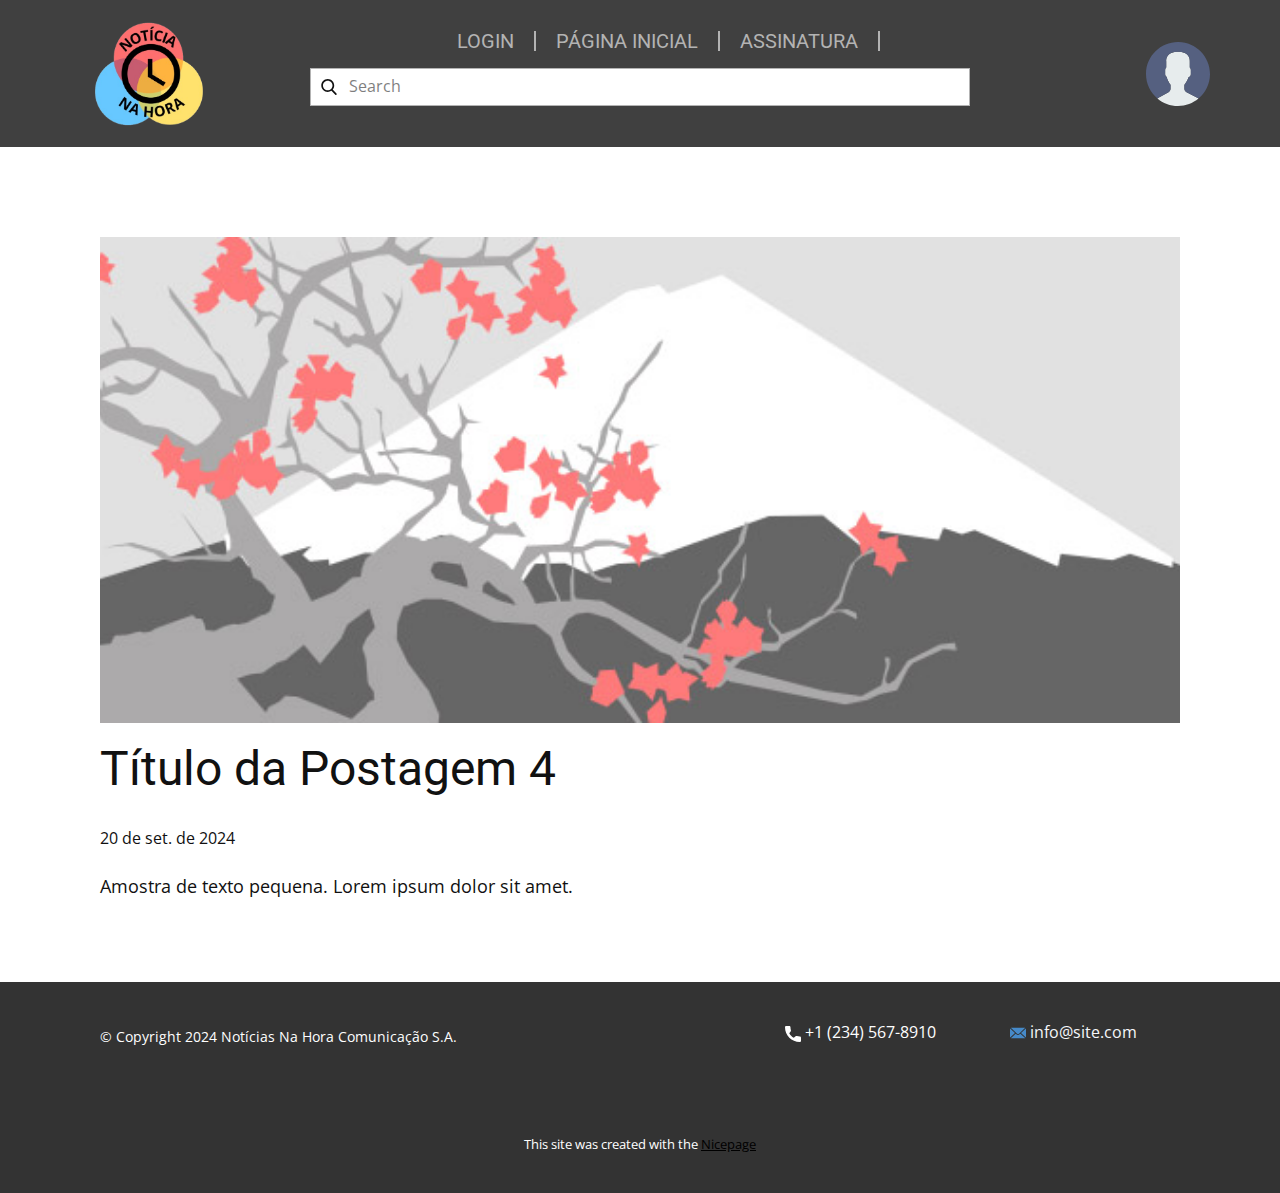
<file: blog/post-3.html>
<!DOCTYPE html>
<html style="font-size: 16px;" lang="pt"><head>
    <meta name="viewport" content="width=device-width, initial-scale=1.0">
    <meta charset="utf-8">
    <meta name="keywords" content="Título da Postagem 1">
    <meta name="description" content="">
    <title>Título da Postagem 4</title>
    <link rel="stylesheet" href="../nicepage.css" media="screen">
<link rel="stylesheet" href="../Post-Template.css" media="screen">
    <script class="u-script" type="text/javascript" src="../jquery-1.9.1.min.js" defer=""></script>
    <script class="u-script" type="text/javascript" src="../nicepage.js" defer=""></script>
    <meta name="generator" content="Nicepage 6.18.1, nicepage.com">
    <link id="u-theme-google-font" rel="stylesheet" href="https://fonts.googleapis.com/css?family=Roboto:100,100i,300,300i,400,400i,500,500i,700,700i,900,900i|Open+Sans:300,300i,400,400i,500,500i,600,600i,700,700i,800,800i">
    <link id="u-page-google-font" rel="stylesheet" href="https://fonts.googleapis.com/css?family=Roboto:100,100i,300,300i,400,400i,500,500i,700,700i,900,900i">
    
    
    
    <script type="application/ld+json">{
		"@context": "http://schema.org",
		"@type": "Organization",
		"name": "",
		"logo": "images/LOGO_OTCIA_NA_HORA-removebg-preview.png"
}</script>
    <meta name="theme-color" content="#478ac9">
  <meta data-intl-tel-input-cdn-path="intlTelInput/"></head>
  <body data-path-to-root="./" data-include-products="false" class="u-body u-xl-mode" data-lang="pt"><header class="u-border-2 u-border-grey-75 u-clearfix u-grey-75 u-header u-header" id="sec-a3ec"><div class="u-clearfix u-sheet u-sheet-1">
        <nav class="u-menu u-menu-one-level u-offcanvas u-menu-1" data-responsive-from="MD">
          <div class="menu-collapse u-custom-font u-font-roboto" style="font-size: 1.25rem; letter-spacing: 0px; text-transform: uppercase;">
            <a class="u-button-style u-custom-active-border-color u-custom-active-color u-custom-border u-custom-border-color u-custom-borders u-custom-color u-custom-hover-border-color u-custom-hover-color u-custom-left-right-menu-spacing u-custom-padding-bottom u-custom-text-active-color u-custom-text-color u-custom-text-decoration u-custom-text-hover-color u-custom-top-bottom-menu-spacing u-nav-link u-text-active-palette-1-base u-text-hover-palette-2-base" href="#">
              <svg class="u-svg-link" viewBox="0 0 24 24"><use xlink:href="#menu-hamburger"></use></svg>
              <svg class="u-svg-content" version="1.1" id="menu-hamburger" viewBox="0 0 16 16" x="0px" y="0px" xmlns:xlink="http://www.w3.org/1999/xlink" xmlns="http://www.w3.org/2000/svg"><g><rect y="1" width="16" height="2"></rect><rect y="7" width="16" height="2"></rect><rect y="13" width="16" height="2"></rect>
</g></svg>
            </a>
          </div>
          <div class="u-custom-menu u-nav-container">
            <ul class="u-custom-font u-font-roboto u-nav u-spacing-0 u-unstyled u-nav-1"><li class="u-nav-item"><a class="u-border-2 u-border-active-grey-30 u-border-grey-30 u-border-hover-grey-30 u-border-no-bottom u-border-no-left u-border-no-top u-button-style u-nav-link u-text-active-palette-2-light-3 u-text-hover-grey-40" href="../Página-2.html" style="padding: 0px 20px;">Login</a>
</li><li class="u-nav-item"><a class="u-border-2 u-border-active-grey-30 u-border-grey-30 u-border-hover-grey-30 u-border-no-bottom u-border-no-left u-border-no-top u-button-style u-nav-link u-text-active-palette-2-light-3 u-text-hover-grey-40" href="../" style="padding: 0px 20px;">Página Inicial</a>
</li><li class="u-nav-item"><a class="u-border-2 u-border-active-grey-30 u-border-grey-30 u-border-hover-grey-30 u-border-no-bottom u-border-no-left u-border-no-top u-button-style u-nav-link u-text-active-palette-2-light-3 u-text-hover-grey-40" href="../Página-1.html" style="padding: 0px 20px;">Assinatura</a>
</li></ul>
          </div>
          <div class="u-custom-menu u-nav-container-collapse">
            <div class="u-black u-container-style u-inner-container-layout u-opacity u-opacity-95 u-sidenav">
              <div class="u-inner-container-layout u-sidenav-overflow">
                <div class="u-menu-close"></div>
                <ul class="u-align-center u-nav u-popupmenu-items u-unstyled u-nav-2"><li class="u-nav-item"><a class="u-button-style u-nav-link" href="../Página-2.html">Login</a>
</li><li class="u-nav-item"><a class="u-button-style u-nav-link" href="../">Página Inicial</a>
</li><li class="u-nav-item"><a class="u-button-style u-nav-link" href="../Página-1.html">Assinatura</a>
</li></ul>
              </div>
            </div>
            <div class="u-black u-menu-overlay u-opacity u-opacity-70"></div>
          </div>
          <style class="menu-style">@media (max-width: 939px) {
                    [data-responsive-from="MD"] .u-nav-container {
                        display: none;
                    }
                    [data-responsive-from="MD"] .menu-collapse {
                        display: block;
                    }
                }</style>
        </nav>
        <a href="#" class="u-image u-logo u-image-1" data-image-width="666" data-image-height="375">
          <img src="../images/LOGO_OTCIA_NA_HORA-removebg-preview.png" class="u-logo-image u-logo-image-1">
        </a>
        <form action="#" class="u-border-1 u-border-grey-30 u-search u-search-left u-white u-search-1" data-search-token="0d0dc795-cba6-4044-9a19-b113e625e278" data-href="../search/search.html">
          <button class="u-search-button" type="submit">
            <span class="u-search-icon u-spacing-10">
              <svg class="u-svg-link" preserveAspectRatio="xMidYMin slice" viewBox="0 0 56.966 56.966"><use xlink:href="#svg-6f72"></use></svg>
              <svg xmlns="http://www.w3.org/2000/svg" xmlns:xlink="http://www.w3.org/1999/xlink" version="1.1" id="svg-6f72" x="0px" y="0px" viewBox="0 0 56.966 56.966" style="enable-background:new 0 0 56.966 56.966;" xml:space="preserve" class="u-svg-content"><path d="M55.146,51.887L41.588,37.786c3.486-4.144,5.396-9.358,5.396-14.786c0-12.682-10.318-23-23-23s-23,10.318-23,23  s10.318,23,23,23c4.761,0,9.298-1.436,13.177-4.162l13.661,14.208c0.571,0.593,1.339,0.92,2.162,0.92  c0.779,0,1.518-0.297,2.079-0.837C56.255,54.982,56.293,53.08,55.146,51.887z M23.984,6c9.374,0,17,7.626,17,17s-7.626,17-17,17  s-17-7.626-17-17S14.61,6,23.984,6z"></path></svg>
            </span>
          </button>
          <input class="u-search-input" type="search" name="search" value="" placeholder="Search">
        </form><span class="u-icon u-icon-1"><svg class="u-svg-link" preserveAspectRatio="xMidYMin slice" viewBox="0 0 53 53" style=""><use xlink:href="#svg-30a6"></use></svg><svg xmlns="http://www.w3.org/2000/svg" xmlns:xlink="http://www.w3.org/1999/xlink" version="1.1" xml:space="preserve" class="u-svg-content" viewBox="0 0 53 53" x="0px" y="0px" id="svg-30a6" style="enable-background:new 0 0 53 53;"><path style="fill:#E7ECED;" d="M18.613,41.552l-7.907,4.313c-0.464,0.253-0.881,0.564-1.269,0.903C14.047,50.655,19.998,53,26.5,53
	c6.454,0,12.367-2.31,16.964-6.144c-0.424-0.358-0.884-0.68-1.394-0.934l-8.467-4.233c-1.094-0.547-1.785-1.665-1.785-2.888v-3.322
	c0.238-0.271,0.51-0.619,0.801-1.03c1.154-1.63,2.027-3.423,2.632-5.304c1.086-0.335,1.886-1.338,1.886-2.53v-3.546
	c0-0.78-0.347-1.477-0.886-1.965v-5.126c0,0,1.053-7.977-9.75-7.977s-9.75,7.977-9.75,7.977v5.126
	c-0.54,0.488-0.886,1.185-0.886,1.965v3.546c0,0.934,0.491,1.756,1.226,2.231c0.886,3.857,3.206,6.633,3.206,6.633v3.24
	C20.296,39.899,19.65,40.986,18.613,41.552z"></path><g><path style="fill:#556080;" d="M26.953,0.004C12.32-0.246,0.254,11.414,0.004,26.047C-0.138,34.344,3.56,41.801,9.448,46.76
		c0.385-0.336,0.798-0.644,1.257-0.894l7.907-4.313c1.037-0.566,1.683-1.653,1.683-2.835v-3.24c0,0-2.321-2.776-3.206-6.633
		c-0.734-0.475-1.226-1.296-1.226-2.231v-3.546c0-0.78,0.347-1.477,0.886-1.965v-5.126c0,0-1.053-7.977,9.75-7.977
		s9.75,7.977,9.75,7.977v5.126c0.54,0.488,0.886,1.185,0.886,1.965v3.546c0,1.192-0.8,2.195-1.886,2.53
		c-0.605,1.881-1.478,3.674-2.632,5.304c-0.291,0.411-0.563,0.759-0.801,1.03V38.8c0,1.223,0.691,2.342,1.785,2.888l8.467,4.233
		c0.508,0.254,0.967,0.575,1.39,0.932c5.71-4.762,9.399-11.882,9.536-19.9C53.246,12.32,41.587,0.254,26.953,0.004z"></path>
</g></svg></span>
      </div></header>
    <section class="u-align-center u-clearfix u-container-align-center u-section-1" id="sec-b49f">
      <div class="u-clearfix u-sheet u-valign-middle-md u-valign-middle-sm u-valign-middle-xs u-sheet-1"><!--post_details--><!--post_details_options_json--><!--{"source":""}--><!--/post_details_options_json--><!--blog_post-->
        <div class="u-container-style u-expanded-width u-post-details u-post-details-1">
          <div class="u-container-layout u-valign-middle u-container-layout-1"><!--blog_post_image-->
            <img alt="" class="u-blog-control u-expanded-width u-image u-image-default u-image-1" src="../images/0fd3416c.jpeg"><!--/blog_post_image--><!--blog_post_header-->
            <h2 class="u-blog-control u-text u-text-1">Título da Postagem 4</h2><!--/blog_post_header--><!--blog_post_metadata-->
            <div class="u-blog-control u-metadata u-metadata-1"><!--blog_post_metadata_date-->
              <span class="u-meta-date u-meta-icon">20 de set. de 2024</span><!--/blog_post_metadata_date--><!--blog_post_metadata_category-->
              <!--/blog_post_metadata_category--><!--blog_post_metadata_comments-->
              <!--/blog_post_metadata_comments-->
            </div><!--/blog_post_metadata--><!--blog_post_content-->
            <div class="u-align-justify u-blog-control u-post-content u-text u-text-2 fr-view">
  Amostra de texto pequena. Lorem ipsum dolor sit amet.
  </div><!--/blog_post_content-->
          </div>
        </div><!--/blog_post--><!--/post_details-->
      </div>
    </section>
    
    
    
    <footer class="u-align-center u-clearfix u-container-align-center u-footer u-grey-80 u-footer" id="sec-a201"><div class="u-clearfix u-sheet u-sheet-1">
        <a href="../mailto:info@site.com" class="u-active-none u-btn u-btn-rectangle u-button-style u-hover-none u-none u-text-palette-5-light-3 u-btn-1"><span class="u-icon u-icon-1"><svg class="u-svg-content" viewBox="0 0 24 16" x="0px" y="0px" style="width: 1em; height: 1em;"><path fill="currentColor" d="M23.8,1.1l-7.3,6.8l7.3,6.8c0.1-0.2,0.2-0.6,0.2-0.9V2C24,1.7,23.9,1.4,23.8,1.1z M21.8,0H2.2
	c-0.4,0-0.7,0.1-1,0.2L10.6,9c0.8,0.8,2.2,0.8,3,0l9.2-8.7C22.6,0.1,22.2,0,21.8,0z M0.2,1.1C0.1,1.4,0,1.7,0,2V14
	c0,0.3,0.1,0.6,0.2,0.9l7.3-6.8L0.2,1.1z M15.5,9l-1.1,1c-1.3,1.2-3.6,1.2-4.9,0l-1-1l-7.3,6.8c0.2,0.1,0.6,0.2,1,0.2H22
	c0.4,0,0.6-0.1,1-0.2L15.5,9z"></path></svg></span>&nbsp;info@site.com
        </a>
        <a href="#" class="u-active-none u-btn u-btn-rectangle u-button-style u-hover-none u-none u-btn-2"><span class="u-icon"><svg class="u-svg-content" viewBox="0 0 405.333 405.333" x="0px" y="0px" style="width: 1em; height: 1em;"><path d="M373.333,266.88c-25.003,0-49.493-3.904-72.704-11.563c-11.328-3.904-24.192-0.896-31.637,6.699l-46.016,34.752    c-52.8-28.181-86.592-61.952-114.389-114.368l33.813-44.928c8.512-8.512,11.563-20.971,7.915-32.64    C142.592,81.472,138.667,56.96,138.667,32c0-17.643-14.357-32-32-32H32C14.357,0,0,14.357,0,32    c0,205.845,167.488,373.333,373.333,373.333c17.643,0,32-14.357,32-32V298.88C405.333,281.237,390.976,266.88,373.333,266.88z"></path></svg></span>&nbsp;+1 (234) 567-8910
        </a>
        <p class="u-small-text u-text u-text-variant u-text-1"> © Copyright 2024 Notícias Na Hora Comunicação S.A.</p>
      </div></footer>
    <section class="u-backlink u-clearfix u-grey-80">
      <p class="u-text">
        <span>This site was created with the </span>
        <a class="u-link" href="https://nicepage.com/" target="_blank" rel="nofollow">
          <span>Nicepage</span>
        </a>
      </p>
    </section>
  
</body></html>
</file>
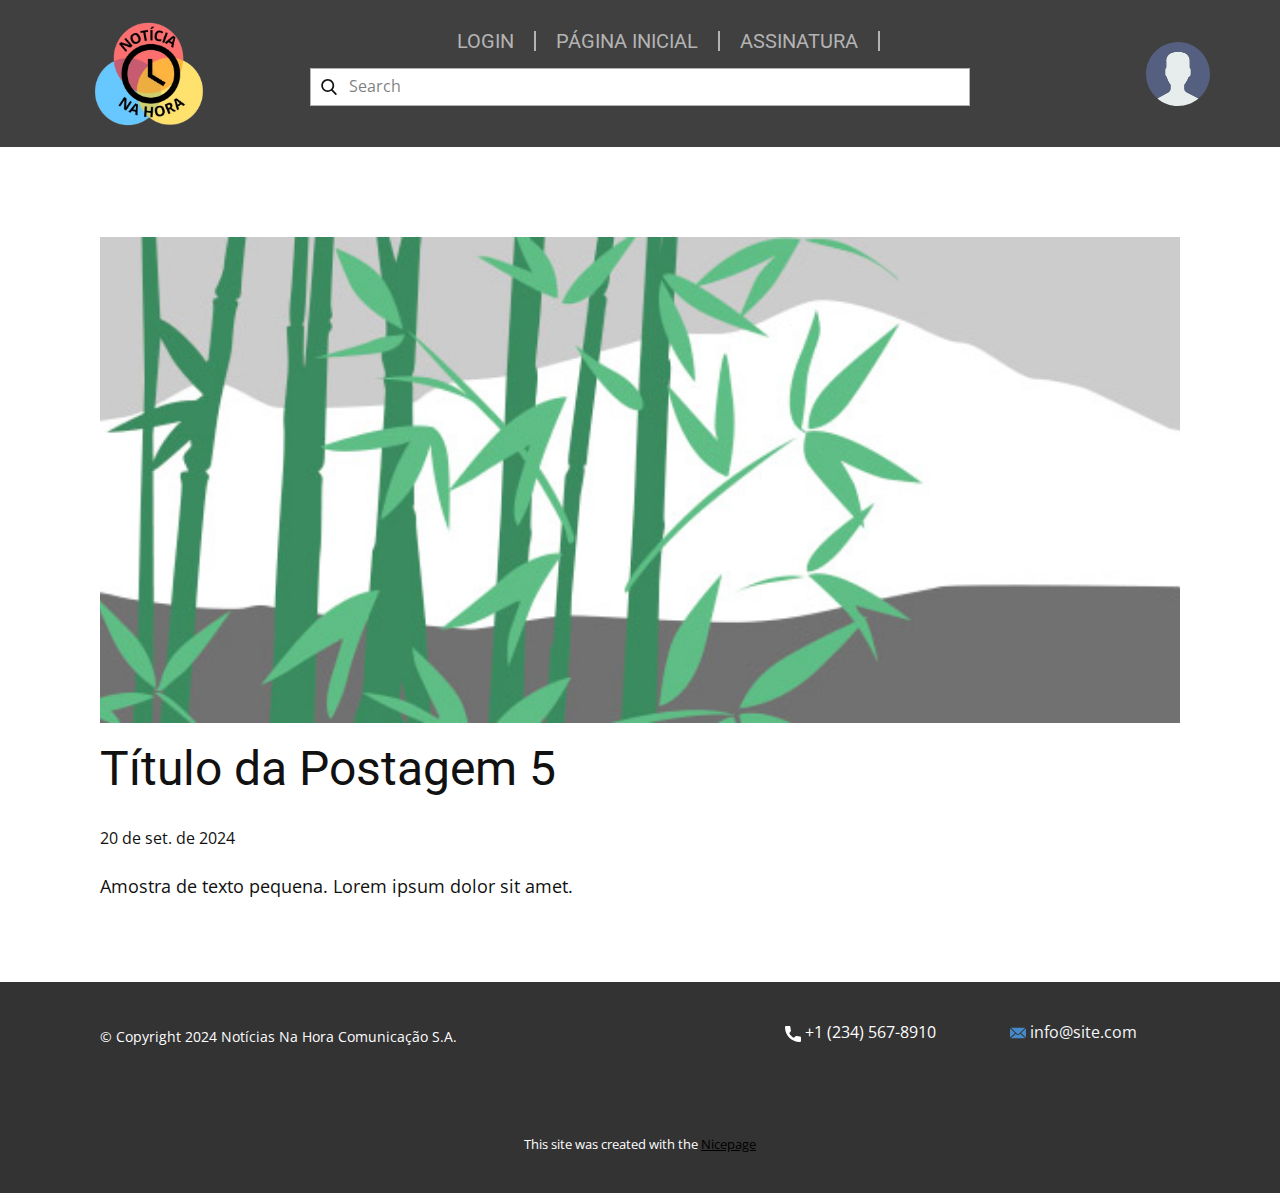
<file: blog/post-4.html>
<!DOCTYPE html>
<html style="font-size: 16px;" lang="pt"><head>
    <meta name="viewport" content="width=device-width, initial-scale=1.0">
    <meta charset="utf-8">
    <meta name="keywords" content="Título da Postagem 1">
    <meta name="description" content="">
    <title>Título da Postagem 5</title>
    <link rel="stylesheet" href="../nicepage.css" media="screen">
<link rel="stylesheet" href="../Post-Template.css" media="screen">
    <script class="u-script" type="text/javascript" src="../jquery-1.9.1.min.js" defer=""></script>
    <script class="u-script" type="text/javascript" src="../nicepage.js" defer=""></script>
    <meta name="generator" content="Nicepage 6.18.1, nicepage.com">
    <link id="u-theme-google-font" rel="stylesheet" href="https://fonts.googleapis.com/css?family=Roboto:100,100i,300,300i,400,400i,500,500i,700,700i,900,900i|Open+Sans:300,300i,400,400i,500,500i,600,600i,700,700i,800,800i">
    <link id="u-page-google-font" rel="stylesheet" href="https://fonts.googleapis.com/css?family=Roboto:100,100i,300,300i,400,400i,500,500i,700,700i,900,900i">
    
    
    
    <script type="application/ld+json">{
		"@context": "http://schema.org",
		"@type": "Organization",
		"name": "",
		"logo": "images/LOGO_OTCIA_NA_HORA-removebg-preview.png"
}</script>
    <meta name="theme-color" content="#478ac9">
  <meta data-intl-tel-input-cdn-path="intlTelInput/"></head>
  <body data-path-to-root="./" data-include-products="false" class="u-body u-xl-mode" data-lang="pt"><header class="u-border-2 u-border-grey-75 u-clearfix u-grey-75 u-header u-header" id="sec-a3ec"><div class="u-clearfix u-sheet u-sheet-1">
        <nav class="u-menu u-menu-one-level u-offcanvas u-menu-1" data-responsive-from="MD">
          <div class="menu-collapse u-custom-font u-font-roboto" style="font-size: 1.25rem; letter-spacing: 0px; text-transform: uppercase;">
            <a class="u-button-style u-custom-active-border-color u-custom-active-color u-custom-border u-custom-border-color u-custom-borders u-custom-color u-custom-hover-border-color u-custom-hover-color u-custom-left-right-menu-spacing u-custom-padding-bottom u-custom-text-active-color u-custom-text-color u-custom-text-decoration u-custom-text-hover-color u-custom-top-bottom-menu-spacing u-nav-link u-text-active-palette-1-base u-text-hover-palette-2-base" href="#">
              <svg class="u-svg-link" viewBox="0 0 24 24"><use xlink:href="#menu-hamburger"></use></svg>
              <svg class="u-svg-content" version="1.1" id="menu-hamburger" viewBox="0 0 16 16" x="0px" y="0px" xmlns:xlink="http://www.w3.org/1999/xlink" xmlns="http://www.w3.org/2000/svg"><g><rect y="1" width="16" height="2"></rect><rect y="7" width="16" height="2"></rect><rect y="13" width="16" height="2"></rect>
</g></svg>
            </a>
          </div>
          <div class="u-custom-menu u-nav-container">
            <ul class="u-custom-font u-font-roboto u-nav u-spacing-0 u-unstyled u-nav-1"><li class="u-nav-item"><a class="u-border-2 u-border-active-grey-30 u-border-grey-30 u-border-hover-grey-30 u-border-no-bottom u-border-no-left u-border-no-top u-button-style u-nav-link u-text-active-palette-2-light-3 u-text-hover-grey-40" href="../Página-2.html" style="padding: 0px 20px;">Login</a>
</li><li class="u-nav-item"><a class="u-border-2 u-border-active-grey-30 u-border-grey-30 u-border-hover-grey-30 u-border-no-bottom u-border-no-left u-border-no-top u-button-style u-nav-link u-text-active-palette-2-light-3 u-text-hover-grey-40" href="../" style="padding: 0px 20px;">Página Inicial</a>
</li><li class="u-nav-item"><a class="u-border-2 u-border-active-grey-30 u-border-grey-30 u-border-hover-grey-30 u-border-no-bottom u-border-no-left u-border-no-top u-button-style u-nav-link u-text-active-palette-2-light-3 u-text-hover-grey-40" href="../Página-1.html" style="padding: 0px 20px;">Assinatura</a>
</li></ul>
          </div>
          <div class="u-custom-menu u-nav-container-collapse">
            <div class="u-black u-container-style u-inner-container-layout u-opacity u-opacity-95 u-sidenav">
              <div class="u-inner-container-layout u-sidenav-overflow">
                <div class="u-menu-close"></div>
                <ul class="u-align-center u-nav u-popupmenu-items u-unstyled u-nav-2"><li class="u-nav-item"><a class="u-button-style u-nav-link" href="../Página-2.html">Login</a>
</li><li class="u-nav-item"><a class="u-button-style u-nav-link" href="../">Página Inicial</a>
</li><li class="u-nav-item"><a class="u-button-style u-nav-link" href="../Página-1.html">Assinatura</a>
</li></ul>
              </div>
            </div>
            <div class="u-black u-menu-overlay u-opacity u-opacity-70"></div>
          </div>
          <style class="menu-style">@media (max-width: 939px) {
                    [data-responsive-from="MD"] .u-nav-container {
                        display: none;
                    }
                    [data-responsive-from="MD"] .menu-collapse {
                        display: block;
                    }
                }</style>
        </nav>
        <a href="#" class="u-image u-logo u-image-1" data-image-width="666" data-image-height="375">
          <img src="../images/LOGO_OTCIA_NA_HORA-removebg-preview.png" class="u-logo-image u-logo-image-1">
        </a>
        <form action="#" class="u-border-1 u-border-grey-30 u-search u-search-left u-white u-search-1" data-search-token="0d0dc795-cba6-4044-9a19-b113e625e278" data-href="../search/search.html">
          <button class="u-search-button" type="submit">
            <span class="u-search-icon u-spacing-10">
              <svg class="u-svg-link" preserveAspectRatio="xMidYMin slice" viewBox="0 0 56.966 56.966"><use xlink:href="#svg-6f72"></use></svg>
              <svg xmlns="http://www.w3.org/2000/svg" xmlns:xlink="http://www.w3.org/1999/xlink" version="1.1" id="svg-6f72" x="0px" y="0px" viewBox="0 0 56.966 56.966" style="enable-background:new 0 0 56.966 56.966;" xml:space="preserve" class="u-svg-content"><path d="M55.146,51.887L41.588,37.786c3.486-4.144,5.396-9.358,5.396-14.786c0-12.682-10.318-23-23-23s-23,10.318-23,23  s10.318,23,23,23c4.761,0,9.298-1.436,13.177-4.162l13.661,14.208c0.571,0.593,1.339,0.92,2.162,0.92  c0.779,0,1.518-0.297,2.079-0.837C56.255,54.982,56.293,53.08,55.146,51.887z M23.984,6c9.374,0,17,7.626,17,17s-7.626,17-17,17  s-17-7.626-17-17S14.61,6,23.984,6z"></path></svg>
            </span>
          </button>
          <input class="u-search-input" type="search" name="search" value="" placeholder="Search">
        </form><span class="u-icon u-icon-1"><svg class="u-svg-link" preserveAspectRatio="xMidYMin slice" viewBox="0 0 53 53" style=""><use xlink:href="#svg-30a6"></use></svg><svg xmlns="http://www.w3.org/2000/svg" xmlns:xlink="http://www.w3.org/1999/xlink" version="1.1" xml:space="preserve" class="u-svg-content" viewBox="0 0 53 53" x="0px" y="0px" id="svg-30a6" style="enable-background:new 0 0 53 53;"><path style="fill:#E7ECED;" d="M18.613,41.552l-7.907,4.313c-0.464,0.253-0.881,0.564-1.269,0.903C14.047,50.655,19.998,53,26.5,53
	c6.454,0,12.367-2.31,16.964-6.144c-0.424-0.358-0.884-0.68-1.394-0.934l-8.467-4.233c-1.094-0.547-1.785-1.665-1.785-2.888v-3.322
	c0.238-0.271,0.51-0.619,0.801-1.03c1.154-1.63,2.027-3.423,2.632-5.304c1.086-0.335,1.886-1.338,1.886-2.53v-3.546
	c0-0.78-0.347-1.477-0.886-1.965v-5.126c0,0,1.053-7.977-9.75-7.977s-9.75,7.977-9.75,7.977v5.126
	c-0.54,0.488-0.886,1.185-0.886,1.965v3.546c0,0.934,0.491,1.756,1.226,2.231c0.886,3.857,3.206,6.633,3.206,6.633v3.24
	C20.296,39.899,19.65,40.986,18.613,41.552z"></path><g><path style="fill:#556080;" d="M26.953,0.004C12.32-0.246,0.254,11.414,0.004,26.047C-0.138,34.344,3.56,41.801,9.448,46.76
		c0.385-0.336,0.798-0.644,1.257-0.894l7.907-4.313c1.037-0.566,1.683-1.653,1.683-2.835v-3.24c0,0-2.321-2.776-3.206-6.633
		c-0.734-0.475-1.226-1.296-1.226-2.231v-3.546c0-0.78,0.347-1.477,0.886-1.965v-5.126c0,0-1.053-7.977,9.75-7.977
		s9.75,7.977,9.75,7.977v5.126c0.54,0.488,0.886,1.185,0.886,1.965v3.546c0,1.192-0.8,2.195-1.886,2.53
		c-0.605,1.881-1.478,3.674-2.632,5.304c-0.291,0.411-0.563,0.759-0.801,1.03V38.8c0,1.223,0.691,2.342,1.785,2.888l8.467,4.233
		c0.508,0.254,0.967,0.575,1.39,0.932c5.71-4.762,9.399-11.882,9.536-19.9C53.246,12.32,41.587,0.254,26.953,0.004z"></path>
</g></svg></span>
      </div></header>
    <section class="u-align-center u-clearfix u-container-align-center u-section-1" id="sec-b49f">
      <div class="u-clearfix u-sheet u-valign-middle-md u-valign-middle-sm u-valign-middle-xs u-sheet-1"><!--post_details--><!--post_details_options_json--><!--{"source":""}--><!--/post_details_options_json--><!--blog_post-->
        <div class="u-container-style u-expanded-width u-post-details u-post-details-1">
          <div class="u-container-layout u-valign-middle u-container-layout-1"><!--blog_post_image-->
            <img alt="" class="u-blog-control u-expanded-width u-image u-image-default u-image-1" src="../images/68f64b9d.jpeg"><!--/blog_post_image--><!--blog_post_header-->
            <h2 class="u-blog-control u-text u-text-1">Título da Postagem 5</h2><!--/blog_post_header--><!--blog_post_metadata-->
            <div class="u-blog-control u-metadata u-metadata-1"><!--blog_post_metadata_date-->
              <span class="u-meta-date u-meta-icon">20 de set. de 2024</span><!--/blog_post_metadata_date--><!--blog_post_metadata_category-->
              <!--/blog_post_metadata_category--><!--blog_post_metadata_comments-->
              <!--/blog_post_metadata_comments-->
            </div><!--/blog_post_metadata--><!--blog_post_content-->
            <div class="u-align-justify u-blog-control u-post-content u-text u-text-2 fr-view">
  Amostra de texto pequena. Lorem ipsum dolor sit amet.
  </div><!--/blog_post_content-->
          </div>
        </div><!--/blog_post--><!--/post_details-->
      </div>
    </section>
    
    
    
    <footer class="u-align-center u-clearfix u-container-align-center u-footer u-grey-80 u-footer" id="sec-a201"><div class="u-clearfix u-sheet u-sheet-1">
        <a href="../mailto:info@site.com" class="u-active-none u-btn u-btn-rectangle u-button-style u-hover-none u-none u-text-palette-5-light-3 u-btn-1"><span class="u-icon u-icon-1"><svg class="u-svg-content" viewBox="0 0 24 16" x="0px" y="0px" style="width: 1em; height: 1em;"><path fill="currentColor" d="M23.8,1.1l-7.3,6.8l7.3,6.8c0.1-0.2,0.2-0.6,0.2-0.9V2C24,1.7,23.9,1.4,23.8,1.1z M21.8,0H2.2
	c-0.4,0-0.7,0.1-1,0.2L10.6,9c0.8,0.8,2.2,0.8,3,0l9.2-8.7C22.6,0.1,22.2,0,21.8,0z M0.2,1.1C0.1,1.4,0,1.7,0,2V14
	c0,0.3,0.1,0.6,0.2,0.9l7.3-6.8L0.2,1.1z M15.5,9l-1.1,1c-1.3,1.2-3.6,1.2-4.9,0l-1-1l-7.3,6.8c0.2,0.1,0.6,0.2,1,0.2H22
	c0.4,0,0.6-0.1,1-0.2L15.5,9z"></path></svg></span>&nbsp;info@site.com
        </a>
        <a href="#" class="u-active-none u-btn u-btn-rectangle u-button-style u-hover-none u-none u-btn-2"><span class="u-icon"><svg class="u-svg-content" viewBox="0 0 405.333 405.333" x="0px" y="0px" style="width: 1em; height: 1em;"><path d="M373.333,266.88c-25.003,0-49.493-3.904-72.704-11.563c-11.328-3.904-24.192-0.896-31.637,6.699l-46.016,34.752    c-52.8-28.181-86.592-61.952-114.389-114.368l33.813-44.928c8.512-8.512,11.563-20.971,7.915-32.64    C142.592,81.472,138.667,56.96,138.667,32c0-17.643-14.357-32-32-32H32C14.357,0,0,14.357,0,32    c0,205.845,167.488,373.333,373.333,373.333c17.643,0,32-14.357,32-32V298.88C405.333,281.237,390.976,266.88,373.333,266.88z"></path></svg></span>&nbsp;+1 (234) 567-8910
        </a>
        <p class="u-small-text u-text u-text-variant u-text-1"> © Copyright 2024 Notícias Na Hora Comunicação S.A.</p>
      </div></footer>
    <section class="u-backlink u-clearfix u-grey-80">
      <p class="u-text">
        <span>This site was created with the </span>
        <a class="u-link" href="https://nicepage.com/" target="_blank" rel="nofollow">
          <span>Nicepage</span>
        </a>
      </p>
    </section>
  
</body></html>
</file>
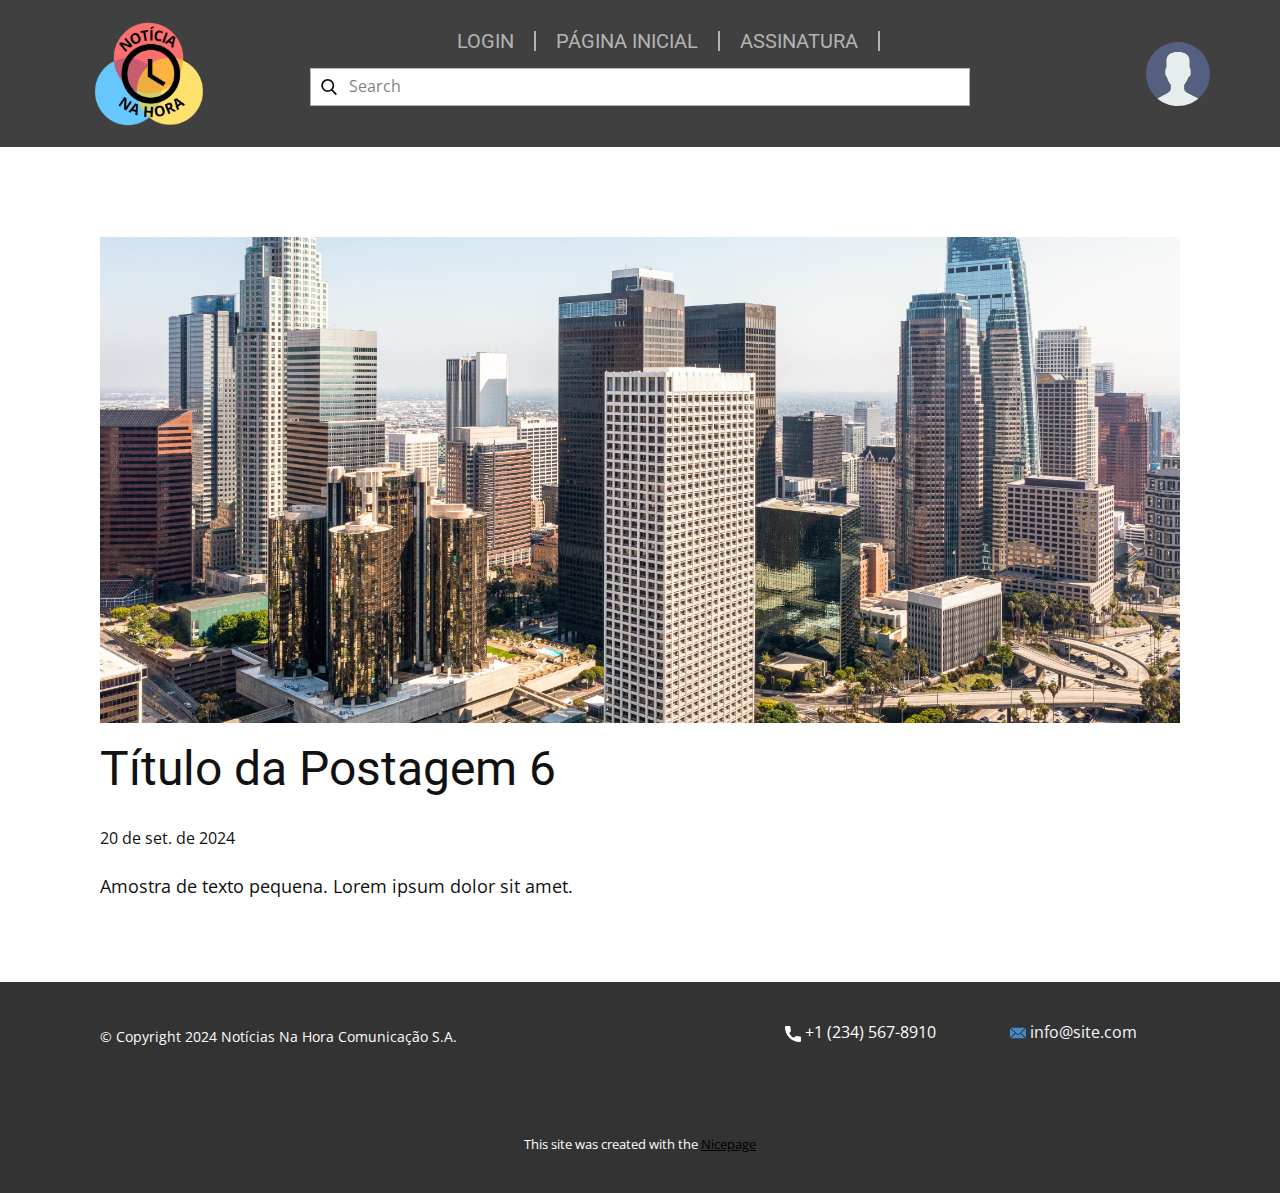
<file: blog/post-5.html>
<!DOCTYPE html>
<html style="font-size: 16px;" lang="pt"><head>
    <meta name="viewport" content="width=device-width, initial-scale=1.0">
    <meta charset="utf-8">
    <meta name="keywords" content="Título da Postagem 1">
    <meta name="description" content="">
    <title>Título da Postagem 6</title>
    <link rel="stylesheet" href="../nicepage.css" media="screen">
<link rel="stylesheet" href="../Post-Template.css" media="screen">
    <script class="u-script" type="text/javascript" src="../jquery-1.9.1.min.js" defer=""></script>
    <script class="u-script" type="text/javascript" src="../nicepage.js" defer=""></script>
    <meta name="generator" content="Nicepage 6.18.1, nicepage.com">
    <link id="u-theme-google-font" rel="stylesheet" href="https://fonts.googleapis.com/css?family=Roboto:100,100i,300,300i,400,400i,500,500i,700,700i,900,900i|Open+Sans:300,300i,400,400i,500,500i,600,600i,700,700i,800,800i">
    <link id="u-page-google-font" rel="stylesheet" href="https://fonts.googleapis.com/css?family=Roboto:100,100i,300,300i,400,400i,500,500i,700,700i,900,900i">
    
    
    
    <script type="application/ld+json">{
		"@context": "http://schema.org",
		"@type": "Organization",
		"name": "",
		"logo": "images/LOGO_OTCIA_NA_HORA-removebg-preview.png"
}</script>
    <meta name="theme-color" content="#478ac9">
  <meta data-intl-tel-input-cdn-path="intlTelInput/"></head>
  <body data-path-to-root="./" data-include-products="false" class="u-body u-xl-mode" data-lang="pt"><header class="u-border-2 u-border-grey-75 u-clearfix u-grey-75 u-header u-header" id="sec-a3ec"><div class="u-clearfix u-sheet u-sheet-1">
        <nav class="u-menu u-menu-one-level u-offcanvas u-menu-1" data-responsive-from="MD">
          <div class="menu-collapse u-custom-font u-font-roboto" style="font-size: 1.25rem; letter-spacing: 0px; text-transform: uppercase;">
            <a class="u-button-style u-custom-active-border-color u-custom-active-color u-custom-border u-custom-border-color u-custom-borders u-custom-color u-custom-hover-border-color u-custom-hover-color u-custom-left-right-menu-spacing u-custom-padding-bottom u-custom-text-active-color u-custom-text-color u-custom-text-decoration u-custom-text-hover-color u-custom-top-bottom-menu-spacing u-nav-link u-text-active-palette-1-base u-text-hover-palette-2-base" href="#">
              <svg class="u-svg-link" viewBox="0 0 24 24"><use xlink:href="#menu-hamburger"></use></svg>
              <svg class="u-svg-content" version="1.1" id="menu-hamburger" viewBox="0 0 16 16" x="0px" y="0px" xmlns:xlink="http://www.w3.org/1999/xlink" xmlns="http://www.w3.org/2000/svg"><g><rect y="1" width="16" height="2"></rect><rect y="7" width="16" height="2"></rect><rect y="13" width="16" height="2"></rect>
</g></svg>
            </a>
          </div>
          <div class="u-custom-menu u-nav-container">
            <ul class="u-custom-font u-font-roboto u-nav u-spacing-0 u-unstyled u-nav-1"><li class="u-nav-item"><a class="u-border-2 u-border-active-grey-30 u-border-grey-30 u-border-hover-grey-30 u-border-no-bottom u-border-no-left u-border-no-top u-button-style u-nav-link u-text-active-palette-2-light-3 u-text-hover-grey-40" href="../Página-2.html" style="padding: 0px 20px;">Login</a>
</li><li class="u-nav-item"><a class="u-border-2 u-border-active-grey-30 u-border-grey-30 u-border-hover-grey-30 u-border-no-bottom u-border-no-left u-border-no-top u-button-style u-nav-link u-text-active-palette-2-light-3 u-text-hover-grey-40" href="../" style="padding: 0px 20px;">Página Inicial</a>
</li><li class="u-nav-item"><a class="u-border-2 u-border-active-grey-30 u-border-grey-30 u-border-hover-grey-30 u-border-no-bottom u-border-no-left u-border-no-top u-button-style u-nav-link u-text-active-palette-2-light-3 u-text-hover-grey-40" href="../Página-1.html" style="padding: 0px 20px;">Assinatura</a>
</li></ul>
          </div>
          <div class="u-custom-menu u-nav-container-collapse">
            <div class="u-black u-container-style u-inner-container-layout u-opacity u-opacity-95 u-sidenav">
              <div class="u-inner-container-layout u-sidenav-overflow">
                <div class="u-menu-close"></div>
                <ul class="u-align-center u-nav u-popupmenu-items u-unstyled u-nav-2"><li class="u-nav-item"><a class="u-button-style u-nav-link" href="../Página-2.html">Login</a>
</li><li class="u-nav-item"><a class="u-button-style u-nav-link" href="../">Página Inicial</a>
</li><li class="u-nav-item"><a class="u-button-style u-nav-link" href="../Página-1.html">Assinatura</a>
</li></ul>
              </div>
            </div>
            <div class="u-black u-menu-overlay u-opacity u-opacity-70"></div>
          </div>
          <style class="menu-style">@media (max-width: 939px) {
                    [data-responsive-from="MD"] .u-nav-container {
                        display: none;
                    }
                    [data-responsive-from="MD"] .menu-collapse {
                        display: block;
                    }
                }</style>
        </nav>
        <a href="#" class="u-image u-logo u-image-1" data-image-width="666" data-image-height="375">
          <img src="../images/LOGO_OTCIA_NA_HORA-removebg-preview.png" class="u-logo-image u-logo-image-1">
        </a>
        <form action="#" class="u-border-1 u-border-grey-30 u-search u-search-left u-white u-search-1" data-search-token="0d0dc795-cba6-4044-9a19-b113e625e278" data-href="../search/search.html">
          <button class="u-search-button" type="submit">
            <span class="u-search-icon u-spacing-10">
              <svg class="u-svg-link" preserveAspectRatio="xMidYMin slice" viewBox="0 0 56.966 56.966"><use xlink:href="#svg-6f72"></use></svg>
              <svg xmlns="http://www.w3.org/2000/svg" xmlns:xlink="http://www.w3.org/1999/xlink" version="1.1" id="svg-6f72" x="0px" y="0px" viewBox="0 0 56.966 56.966" style="enable-background:new 0 0 56.966 56.966;" xml:space="preserve" class="u-svg-content"><path d="M55.146,51.887L41.588,37.786c3.486-4.144,5.396-9.358,5.396-14.786c0-12.682-10.318-23-23-23s-23,10.318-23,23  s10.318,23,23,23c4.761,0,9.298-1.436,13.177-4.162l13.661,14.208c0.571,0.593,1.339,0.92,2.162,0.92  c0.779,0,1.518-0.297,2.079-0.837C56.255,54.982,56.293,53.08,55.146,51.887z M23.984,6c9.374,0,17,7.626,17,17s-7.626,17-17,17  s-17-7.626-17-17S14.61,6,23.984,6z"></path></svg>
            </span>
          </button>
          <input class="u-search-input" type="search" name="search" value="" placeholder="Search">
        </form><span class="u-icon u-icon-1"><svg class="u-svg-link" preserveAspectRatio="xMidYMin slice" viewBox="0 0 53 53" style=""><use xlink:href="#svg-30a6"></use></svg><svg xmlns="http://www.w3.org/2000/svg" xmlns:xlink="http://www.w3.org/1999/xlink" version="1.1" xml:space="preserve" class="u-svg-content" viewBox="0 0 53 53" x="0px" y="0px" id="svg-30a6" style="enable-background:new 0 0 53 53;"><path style="fill:#E7ECED;" d="M18.613,41.552l-7.907,4.313c-0.464,0.253-0.881,0.564-1.269,0.903C14.047,50.655,19.998,53,26.5,53
	c6.454,0,12.367-2.31,16.964-6.144c-0.424-0.358-0.884-0.68-1.394-0.934l-8.467-4.233c-1.094-0.547-1.785-1.665-1.785-2.888v-3.322
	c0.238-0.271,0.51-0.619,0.801-1.03c1.154-1.63,2.027-3.423,2.632-5.304c1.086-0.335,1.886-1.338,1.886-2.53v-3.546
	c0-0.78-0.347-1.477-0.886-1.965v-5.126c0,0,1.053-7.977-9.75-7.977s-9.75,7.977-9.75,7.977v5.126
	c-0.54,0.488-0.886,1.185-0.886,1.965v3.546c0,0.934,0.491,1.756,1.226,2.231c0.886,3.857,3.206,6.633,3.206,6.633v3.24
	C20.296,39.899,19.65,40.986,18.613,41.552z"></path><g><path style="fill:#556080;" d="M26.953,0.004C12.32-0.246,0.254,11.414,0.004,26.047C-0.138,34.344,3.56,41.801,9.448,46.76
		c0.385-0.336,0.798-0.644,1.257-0.894l7.907-4.313c1.037-0.566,1.683-1.653,1.683-2.835v-3.24c0,0-2.321-2.776-3.206-6.633
		c-0.734-0.475-1.226-1.296-1.226-2.231v-3.546c0-0.78,0.347-1.477,0.886-1.965v-5.126c0,0-1.053-7.977,9.75-7.977
		s9.75,7.977,9.75,7.977v5.126c0.54,0.488,0.886,1.185,0.886,1.965v3.546c0,1.192-0.8,2.195-1.886,2.53
		c-0.605,1.881-1.478,3.674-2.632,5.304c-0.291,0.411-0.563,0.759-0.801,1.03V38.8c0,1.223,0.691,2.342,1.785,2.888l8.467,4.233
		c0.508,0.254,0.967,0.575,1.39,0.932c5.71-4.762,9.399-11.882,9.536-19.9C53.246,12.32,41.587,0.254,26.953,0.004z"></path>
</g></svg></span>
      </div></header>
    <section class="u-align-center u-clearfix u-container-align-center u-section-1" id="sec-b49f">
      <div class="u-clearfix u-sheet u-valign-middle-md u-valign-middle-sm u-valign-middle-xs u-sheet-1"><!--post_details--><!--post_details_options_json--><!--{"source":""}--><!--/post_details_options_json--><!--blog_post-->
        <div class="u-container-style u-expanded-width u-post-details u-post-details-1">
          <div class="u-container-layout u-valign-middle u-container-layout-1"><!--blog_post_image-->
            <img alt="" class="u-blog-control u-expanded-width u-image u-image-default u-image-1" src="../images/complex-aerial-view-city.jpg"><!--/blog_post_image--><!--blog_post_header-->
            <h2 class="u-blog-control u-text u-text-1">Título da Postagem 6</h2><!--/blog_post_header--><!--blog_post_metadata-->
            <div class="u-blog-control u-metadata u-metadata-1"><!--blog_post_metadata_date-->
              <span class="u-meta-date u-meta-icon">20 de set. de 2024</span><!--/blog_post_metadata_date--><!--blog_post_metadata_category-->
              <!--/blog_post_metadata_category--><!--blog_post_metadata_comments-->
              <!--/blog_post_metadata_comments-->
            </div><!--/blog_post_metadata--><!--blog_post_content-->
            <div class="u-align-justify u-blog-control u-post-content u-text u-text-2 fr-view">
  Amostra de texto pequena. Lorem ipsum dolor sit amet.
  </div><!--/blog_post_content-->
          </div>
        </div><!--/blog_post--><!--/post_details-->
      </div>
    </section>
    
    
    
    <footer class="u-align-center u-clearfix u-container-align-center u-footer u-grey-80 u-footer" id="sec-a201"><div class="u-clearfix u-sheet u-sheet-1">
        <a href="../mailto:info@site.com" class="u-active-none u-btn u-btn-rectangle u-button-style u-hover-none u-none u-text-palette-5-light-3 u-btn-1"><span class="u-icon u-icon-1"><svg class="u-svg-content" viewBox="0 0 24 16" x="0px" y="0px" style="width: 1em; height: 1em;"><path fill="currentColor" d="M23.8,1.1l-7.3,6.8l7.3,6.8c0.1-0.2,0.2-0.6,0.2-0.9V2C24,1.7,23.9,1.4,23.8,1.1z M21.8,0H2.2
	c-0.4,0-0.7,0.1-1,0.2L10.6,9c0.8,0.8,2.2,0.8,3,0l9.2-8.7C22.6,0.1,22.2,0,21.8,0z M0.2,1.1C0.1,1.4,0,1.7,0,2V14
	c0,0.3,0.1,0.6,0.2,0.9l7.3-6.8L0.2,1.1z M15.5,9l-1.1,1c-1.3,1.2-3.6,1.2-4.9,0l-1-1l-7.3,6.8c0.2,0.1,0.6,0.2,1,0.2H22
	c0.4,0,0.6-0.1,1-0.2L15.5,9z"></path></svg></span>&nbsp;info@site.com
        </a>
        <a href="#" class="u-active-none u-btn u-btn-rectangle u-button-style u-hover-none u-none u-btn-2"><span class="u-icon"><svg class="u-svg-content" viewBox="0 0 405.333 405.333" x="0px" y="0px" style="width: 1em; height: 1em;"><path d="M373.333,266.88c-25.003,0-49.493-3.904-72.704-11.563c-11.328-3.904-24.192-0.896-31.637,6.699l-46.016,34.752    c-52.8-28.181-86.592-61.952-114.389-114.368l33.813-44.928c8.512-8.512,11.563-20.971,7.915-32.64    C142.592,81.472,138.667,56.96,138.667,32c0-17.643-14.357-32-32-32H32C14.357,0,0,14.357,0,32    c0,205.845,167.488,373.333,373.333,373.333c17.643,0,32-14.357,32-32V298.88C405.333,281.237,390.976,266.88,373.333,266.88z"></path></svg></span>&nbsp;+1 (234) 567-8910
        </a>
        <p class="u-small-text u-text u-text-variant u-text-1"> © Copyright 2024 Notícias Na Hora Comunicação S.A.</p>
      </div></footer>
    <section class="u-backlink u-clearfix u-grey-80">
      <p class="u-text">
        <span>This site was created with the </span>
        <a class="u-link" href="https://nicepage.com/" target="_blank" rel="nofollow">
          <span>Nicepage</span>
        </a>
      </p>
    </section>
  
</body></html>
</file>
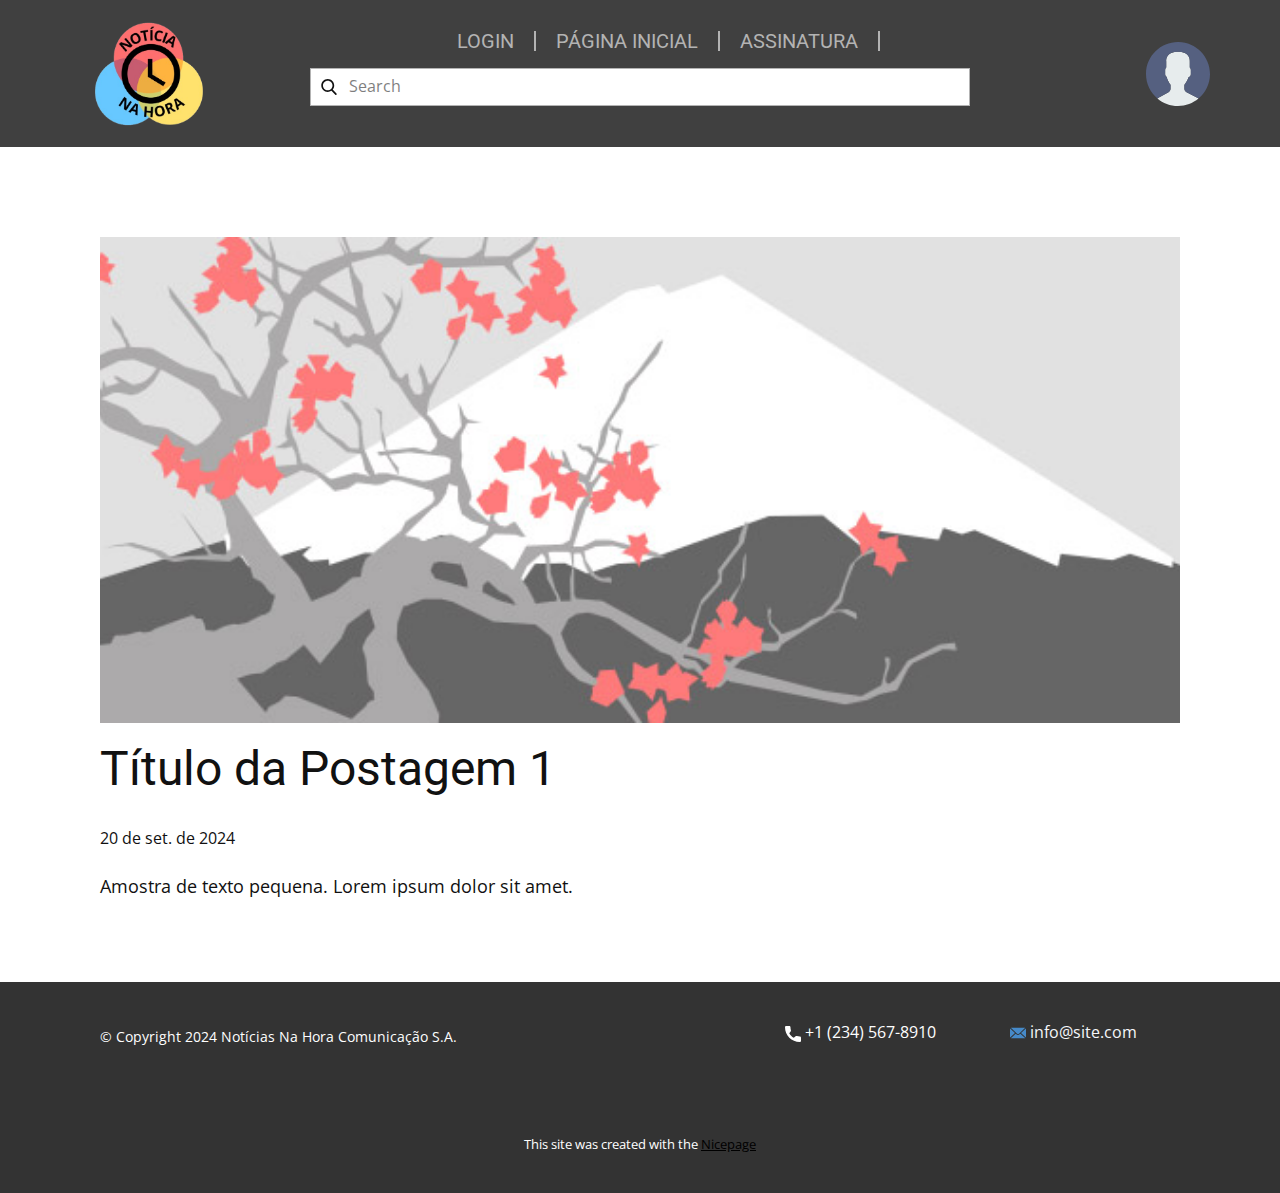
<file: blog/post.html>
<!DOCTYPE html>
<html style="font-size: 16px;" lang="pt"><head>
    <meta name="viewport" content="width=device-width, initial-scale=1.0">
    <meta charset="utf-8">
    <meta name="keywords" content="Título da Postagem 1">
    <meta name="description" content="">
    <title>Título da Postagem 1</title>
    <link rel="stylesheet" href="../nicepage.css" media="screen">
<link rel="stylesheet" href="../Post-Template.css" media="screen">
    <script class="u-script" type="text/javascript" src="../jquery-1.9.1.min.js" defer=""></script>
    <script class="u-script" type="text/javascript" src="../nicepage.js" defer=""></script>
    <meta name="generator" content="Nicepage 6.18.1, nicepage.com">
    <link id="u-theme-google-font" rel="stylesheet" href="https://fonts.googleapis.com/css?family=Roboto:100,100i,300,300i,400,400i,500,500i,700,700i,900,900i|Open+Sans:300,300i,400,400i,500,500i,600,600i,700,700i,800,800i">
    <link id="u-page-google-font" rel="stylesheet" href="https://fonts.googleapis.com/css?family=Roboto:100,100i,300,300i,400,400i,500,500i,700,700i,900,900i">
    
    
    
    <script type="application/ld+json">{
		"@context": "http://schema.org",
		"@type": "Organization",
		"name": "",
		"logo": "images/LOGO_OTCIA_NA_HORA-removebg-preview.png"
}</script>
    <meta name="theme-color" content="#478ac9">
  <meta data-intl-tel-input-cdn-path="intlTelInput/"></head>
  <body data-path-to-root="./" data-include-products="false" class="u-body u-xl-mode" data-lang="pt"><header class="u-border-2 u-border-grey-75 u-clearfix u-grey-75 u-header u-header" id="sec-a3ec"><div class="u-clearfix u-sheet u-sheet-1">
        <nav class="u-menu u-menu-one-level u-offcanvas u-menu-1" data-responsive-from="MD">
          <div class="menu-collapse u-custom-font u-font-roboto" style="font-size: 1.25rem; letter-spacing: 0px; text-transform: uppercase;">
            <a class="u-button-style u-custom-active-border-color u-custom-active-color u-custom-border u-custom-border-color u-custom-borders u-custom-color u-custom-hover-border-color u-custom-hover-color u-custom-left-right-menu-spacing u-custom-padding-bottom u-custom-text-active-color u-custom-text-color u-custom-text-decoration u-custom-text-hover-color u-custom-top-bottom-menu-spacing u-nav-link u-text-active-palette-1-base u-text-hover-palette-2-base" href="#">
              <svg class="u-svg-link" viewBox="0 0 24 24"><use xlink:href="#menu-hamburger"></use></svg>
              <svg class="u-svg-content" version="1.1" id="menu-hamburger" viewBox="0 0 16 16" x="0px" y="0px" xmlns:xlink="http://www.w3.org/1999/xlink" xmlns="http://www.w3.org/2000/svg"><g><rect y="1" width="16" height="2"></rect><rect y="7" width="16" height="2"></rect><rect y="13" width="16" height="2"></rect>
</g></svg>
            </a>
          </div>
          <div class="u-custom-menu u-nav-container">
            <ul class="u-custom-font u-font-roboto u-nav u-spacing-0 u-unstyled u-nav-1"><li class="u-nav-item"><a class="u-border-2 u-border-active-grey-30 u-border-grey-30 u-border-hover-grey-30 u-border-no-bottom u-border-no-left u-border-no-top u-button-style u-nav-link u-text-active-palette-2-light-3 u-text-hover-grey-40" href="../Página-2.html" style="padding: 0px 20px;">Login</a>
</li><li class="u-nav-item"><a class="u-border-2 u-border-active-grey-30 u-border-grey-30 u-border-hover-grey-30 u-border-no-bottom u-border-no-left u-border-no-top u-button-style u-nav-link u-text-active-palette-2-light-3 u-text-hover-grey-40" href="../" style="padding: 0px 20px;">Página Inicial</a>
</li><li class="u-nav-item"><a class="u-border-2 u-border-active-grey-30 u-border-grey-30 u-border-hover-grey-30 u-border-no-bottom u-border-no-left u-border-no-top u-button-style u-nav-link u-text-active-palette-2-light-3 u-text-hover-grey-40" href="../Página-1.html" style="padding: 0px 20px;">Assinatura</a>
</li></ul>
          </div>
          <div class="u-custom-menu u-nav-container-collapse">
            <div class="u-black u-container-style u-inner-container-layout u-opacity u-opacity-95 u-sidenav">
              <div class="u-inner-container-layout u-sidenav-overflow">
                <div class="u-menu-close"></div>
                <ul class="u-align-center u-nav u-popupmenu-items u-unstyled u-nav-2"><li class="u-nav-item"><a class="u-button-style u-nav-link" href="../Página-2.html">Login</a>
</li><li class="u-nav-item"><a class="u-button-style u-nav-link" href="../">Página Inicial</a>
</li><li class="u-nav-item"><a class="u-button-style u-nav-link" href="../Página-1.html">Assinatura</a>
</li></ul>
              </div>
            </div>
            <div class="u-black u-menu-overlay u-opacity u-opacity-70"></div>
          </div>
          <style class="menu-style">@media (max-width: 939px) {
                    [data-responsive-from="MD"] .u-nav-container {
                        display: none;
                    }
                    [data-responsive-from="MD"] .menu-collapse {
                        display: block;
                    }
                }</style>
        </nav>
        <a href="#" class="u-image u-logo u-image-1" data-image-width="666" data-image-height="375">
          <img src="../images/LOGO_OTCIA_NA_HORA-removebg-preview.png" class="u-logo-image u-logo-image-1">
        </a>
        <form action="#" class="u-border-1 u-border-grey-30 u-search u-search-left u-white u-search-1" data-search-token="0d0dc795-cba6-4044-9a19-b113e625e278" data-href="../search/search.html">
          <button class="u-search-button" type="submit">
            <span class="u-search-icon u-spacing-10">
              <svg class="u-svg-link" preserveAspectRatio="xMidYMin slice" viewBox="0 0 56.966 56.966"><use xlink:href="#svg-6f72"></use></svg>
              <svg xmlns="http://www.w3.org/2000/svg" xmlns:xlink="http://www.w3.org/1999/xlink" version="1.1" id="svg-6f72" x="0px" y="0px" viewBox="0 0 56.966 56.966" style="enable-background:new 0 0 56.966 56.966;" xml:space="preserve" class="u-svg-content"><path d="M55.146,51.887L41.588,37.786c3.486-4.144,5.396-9.358,5.396-14.786c0-12.682-10.318-23-23-23s-23,10.318-23,23  s10.318,23,23,23c4.761,0,9.298-1.436,13.177-4.162l13.661,14.208c0.571,0.593,1.339,0.92,2.162,0.92  c0.779,0,1.518-0.297,2.079-0.837C56.255,54.982,56.293,53.08,55.146,51.887z M23.984,6c9.374,0,17,7.626,17,17s-7.626,17-17,17  s-17-7.626-17-17S14.61,6,23.984,6z"></path></svg>
            </span>
          </button>
          <input class="u-search-input" type="search" name="search" value="" placeholder="Search">
        </form><span class="u-icon u-icon-1"><svg class="u-svg-link" preserveAspectRatio="xMidYMin slice" viewBox="0 0 53 53" style=""><use xlink:href="#svg-30a6"></use></svg><svg xmlns="http://www.w3.org/2000/svg" xmlns:xlink="http://www.w3.org/1999/xlink" version="1.1" xml:space="preserve" class="u-svg-content" viewBox="0 0 53 53" x="0px" y="0px" id="svg-30a6" style="enable-background:new 0 0 53 53;"><path style="fill:#E7ECED;" d="M18.613,41.552l-7.907,4.313c-0.464,0.253-0.881,0.564-1.269,0.903C14.047,50.655,19.998,53,26.5,53
	c6.454,0,12.367-2.31,16.964-6.144c-0.424-0.358-0.884-0.68-1.394-0.934l-8.467-4.233c-1.094-0.547-1.785-1.665-1.785-2.888v-3.322
	c0.238-0.271,0.51-0.619,0.801-1.03c1.154-1.63,2.027-3.423,2.632-5.304c1.086-0.335,1.886-1.338,1.886-2.53v-3.546
	c0-0.78-0.347-1.477-0.886-1.965v-5.126c0,0,1.053-7.977-9.75-7.977s-9.75,7.977-9.75,7.977v5.126
	c-0.54,0.488-0.886,1.185-0.886,1.965v3.546c0,0.934,0.491,1.756,1.226,2.231c0.886,3.857,3.206,6.633,3.206,6.633v3.24
	C20.296,39.899,19.65,40.986,18.613,41.552z"></path><g><path style="fill:#556080;" d="M26.953,0.004C12.32-0.246,0.254,11.414,0.004,26.047C-0.138,34.344,3.56,41.801,9.448,46.76
		c0.385-0.336,0.798-0.644,1.257-0.894l7.907-4.313c1.037-0.566,1.683-1.653,1.683-2.835v-3.24c0,0-2.321-2.776-3.206-6.633
		c-0.734-0.475-1.226-1.296-1.226-2.231v-3.546c0-0.78,0.347-1.477,0.886-1.965v-5.126c0,0-1.053-7.977,9.75-7.977
		s9.75,7.977,9.75,7.977v5.126c0.54,0.488,0.886,1.185,0.886,1.965v3.546c0,1.192-0.8,2.195-1.886,2.53
		c-0.605,1.881-1.478,3.674-2.632,5.304c-0.291,0.411-0.563,0.759-0.801,1.03V38.8c0,1.223,0.691,2.342,1.785,2.888l8.467,4.233
		c0.508,0.254,0.967,0.575,1.39,0.932c5.71-4.762,9.399-11.882,9.536-19.9C53.246,12.32,41.587,0.254,26.953,0.004z"></path>
</g></svg></span>
      </div></header>
    <section class="u-align-center u-clearfix u-container-align-center u-section-1" id="sec-b49f">
      <div class="u-clearfix u-sheet u-valign-middle-md u-valign-middle-sm u-valign-middle-xs u-sheet-1"><!--post_details--><!--post_details_options_json--><!--{"source":""}--><!--/post_details_options_json--><!--blog_post-->
        <div class="u-container-style u-expanded-width u-post-details u-post-details-1">
          <div class="u-container-layout u-valign-middle u-container-layout-1"><!--blog_post_image-->
            <img alt="" class="u-blog-control u-expanded-width u-image u-image-default u-image-1" src="../images/0fd3416c.jpeg"><!--/blog_post_image--><!--blog_post_header-->
            <h2 class="u-blog-control u-text u-text-1">Título da Postagem 1</h2><!--/blog_post_header--><!--blog_post_metadata-->
            <div class="u-blog-control u-metadata u-metadata-1"><!--blog_post_metadata_date-->
              <span class="u-meta-date u-meta-icon">20 de set. de 2024</span><!--/blog_post_metadata_date--><!--blog_post_metadata_category-->
              <!--/blog_post_metadata_category--><!--blog_post_metadata_comments-->
              <!--/blog_post_metadata_comments-->
            </div><!--/blog_post_metadata--><!--blog_post_content-->
            <div class="u-align-justify u-blog-control u-post-content u-text u-text-2 fr-view">
  Amostra de texto pequena. Lorem ipsum dolor sit amet.
  </div><!--/blog_post_content-->
          </div>
        </div><!--/blog_post--><!--/post_details-->
      </div>
    </section>
    
    
    
    <footer class="u-align-center u-clearfix u-container-align-center u-footer u-grey-80 u-footer" id="sec-a201"><div class="u-clearfix u-sheet u-sheet-1">
        <a href="../mailto:info@site.com" class="u-active-none u-btn u-btn-rectangle u-button-style u-hover-none u-none u-text-palette-5-light-3 u-btn-1"><span class="u-icon u-icon-1"><svg class="u-svg-content" viewBox="0 0 24 16" x="0px" y="0px" style="width: 1em; height: 1em;"><path fill="currentColor" d="M23.8,1.1l-7.3,6.8l7.3,6.8c0.1-0.2,0.2-0.6,0.2-0.9V2C24,1.7,23.9,1.4,23.8,1.1z M21.8,0H2.2
	c-0.4,0-0.7,0.1-1,0.2L10.6,9c0.8,0.8,2.2,0.8,3,0l9.2-8.7C22.6,0.1,22.2,0,21.8,0z M0.2,1.1C0.1,1.4,0,1.7,0,2V14
	c0,0.3,0.1,0.6,0.2,0.9l7.3-6.8L0.2,1.1z M15.5,9l-1.1,1c-1.3,1.2-3.6,1.2-4.9,0l-1-1l-7.3,6.8c0.2,0.1,0.6,0.2,1,0.2H22
	c0.4,0,0.6-0.1,1-0.2L15.5,9z"></path></svg></span>&nbsp;info@site.com
        </a>
        <a href="#" class="u-active-none u-btn u-btn-rectangle u-button-style u-hover-none u-none u-btn-2"><span class="u-icon"><svg class="u-svg-content" viewBox="0 0 405.333 405.333" x="0px" y="0px" style="width: 1em; height: 1em;"><path d="M373.333,266.88c-25.003,0-49.493-3.904-72.704-11.563c-11.328-3.904-24.192-0.896-31.637,6.699l-46.016,34.752    c-52.8-28.181-86.592-61.952-114.389-114.368l33.813-44.928c8.512-8.512,11.563-20.971,7.915-32.64    C142.592,81.472,138.667,56.96,138.667,32c0-17.643-14.357-32-32-32H32C14.357,0,0,14.357,0,32    c0,205.845,167.488,373.333,373.333,373.333c17.643,0,32-14.357,32-32V298.88C405.333,281.237,390.976,266.88,373.333,266.88z"></path></svg></span>&nbsp;+1 (234) 567-8910
        </a>
        <p class="u-small-text u-text u-text-variant u-text-1"> © Copyright 2024 Notícias Na Hora Comunicação S.A.</p>
      </div></footer>
    <section class="u-backlink u-clearfix u-grey-80">
      <p class="u-text">
        <span>This site was created with the </span>
        <a class="u-link" href="https://nicepage.com/" target="_blank" rel="nofollow">
          <span>Nicepage</span>
        </a>
      </p>
    </section>
  
</body></html>
</file>
